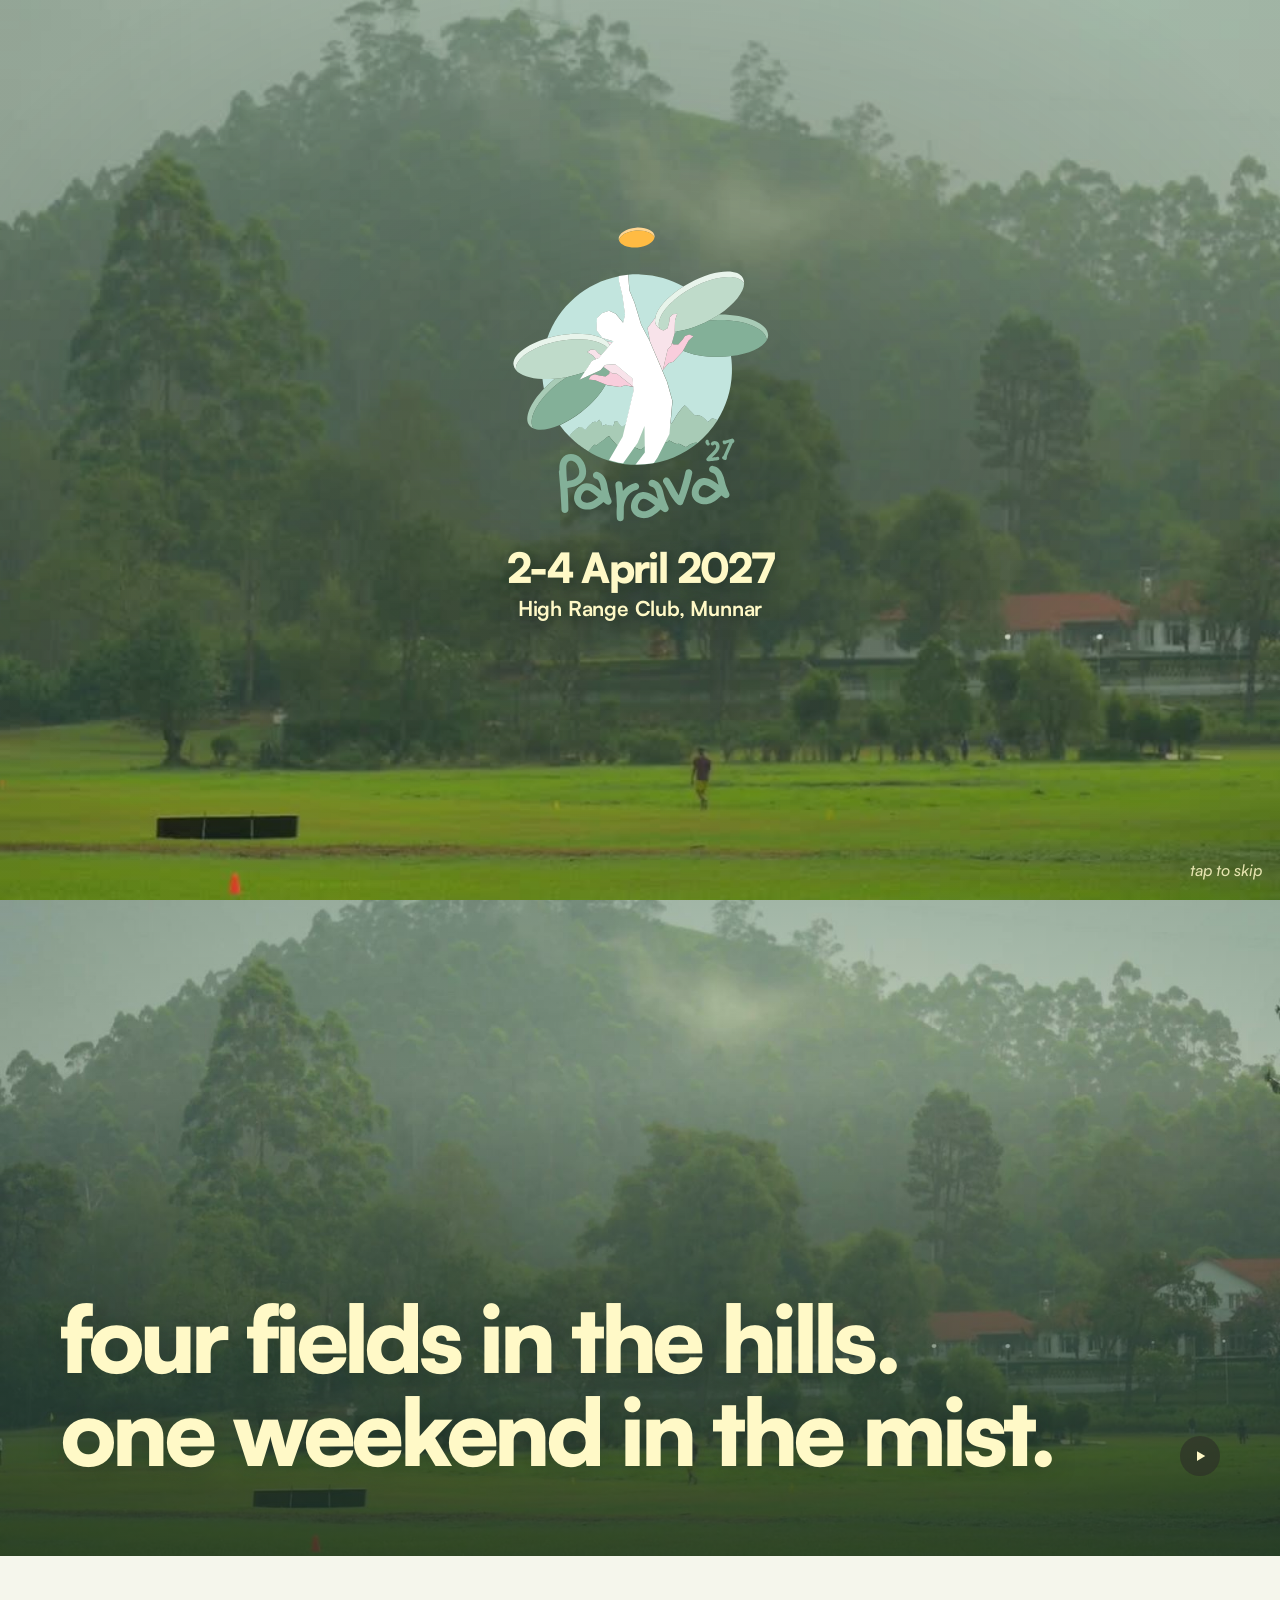
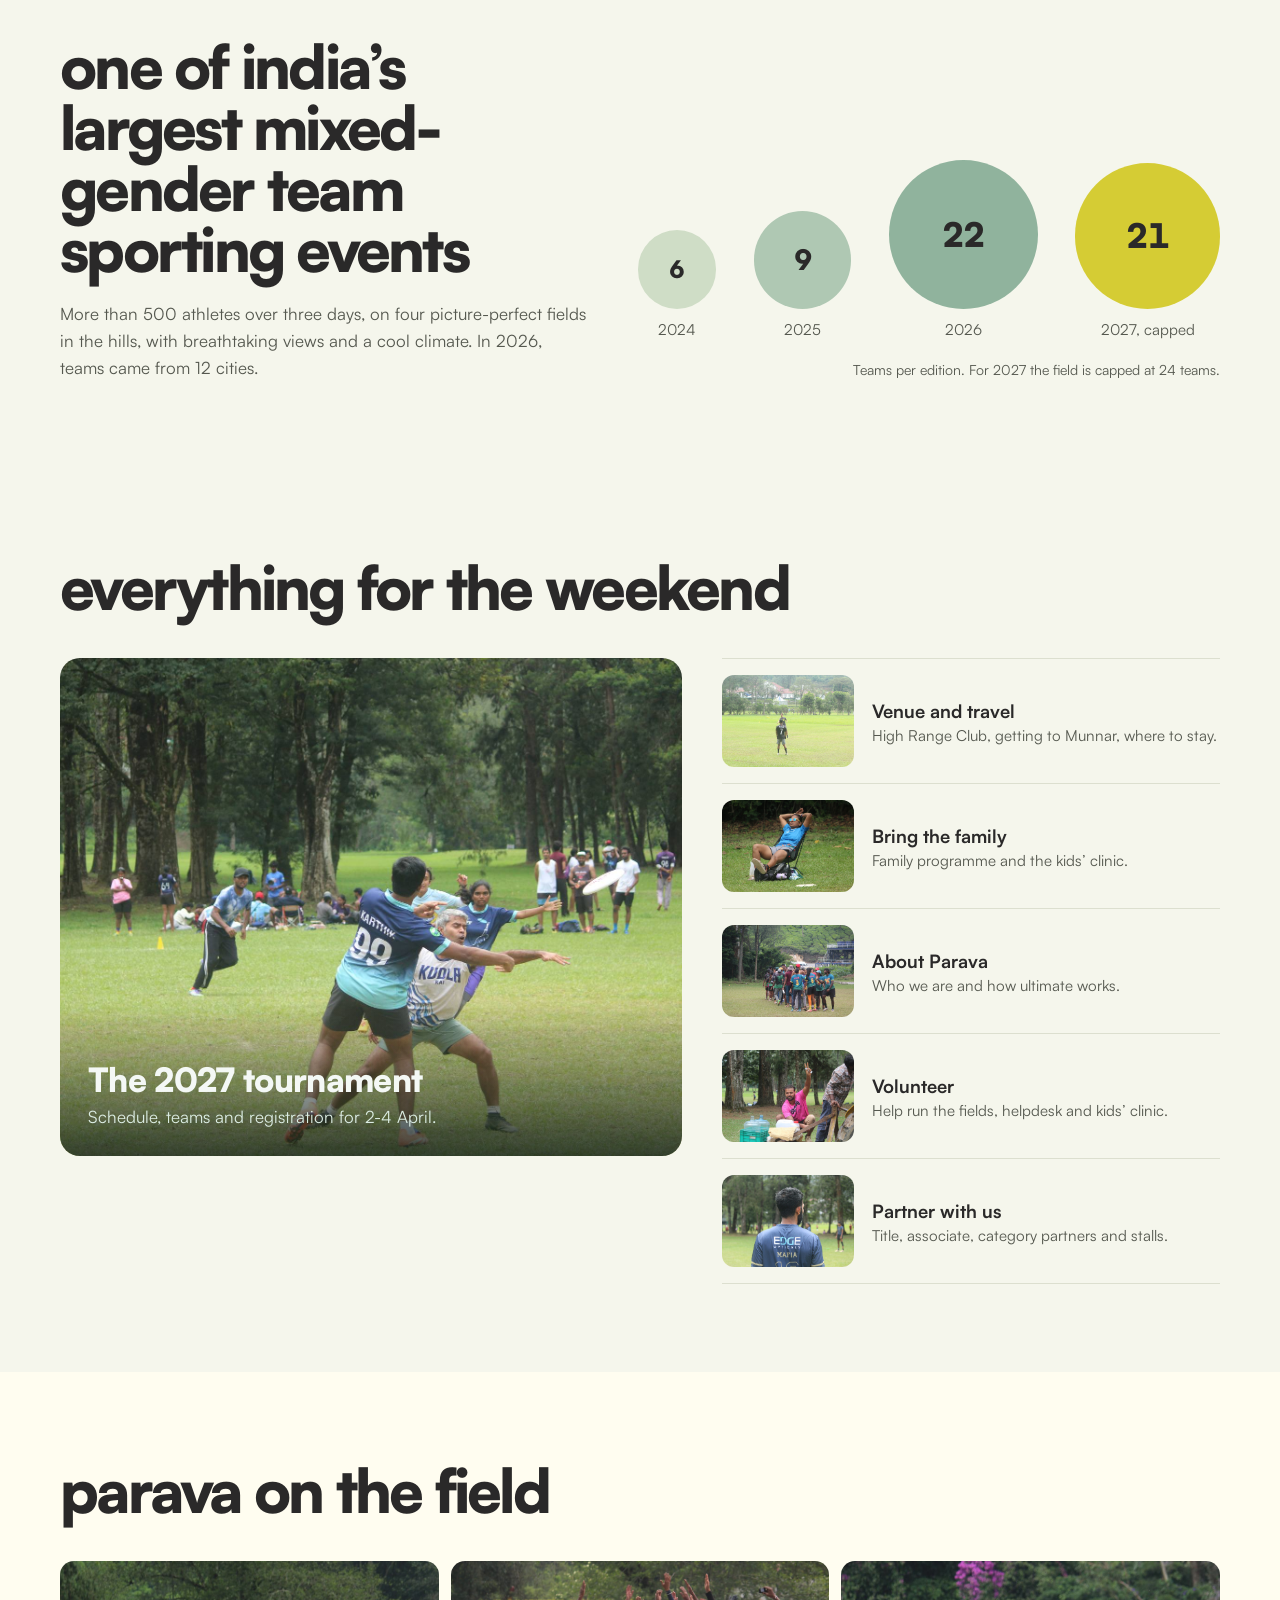
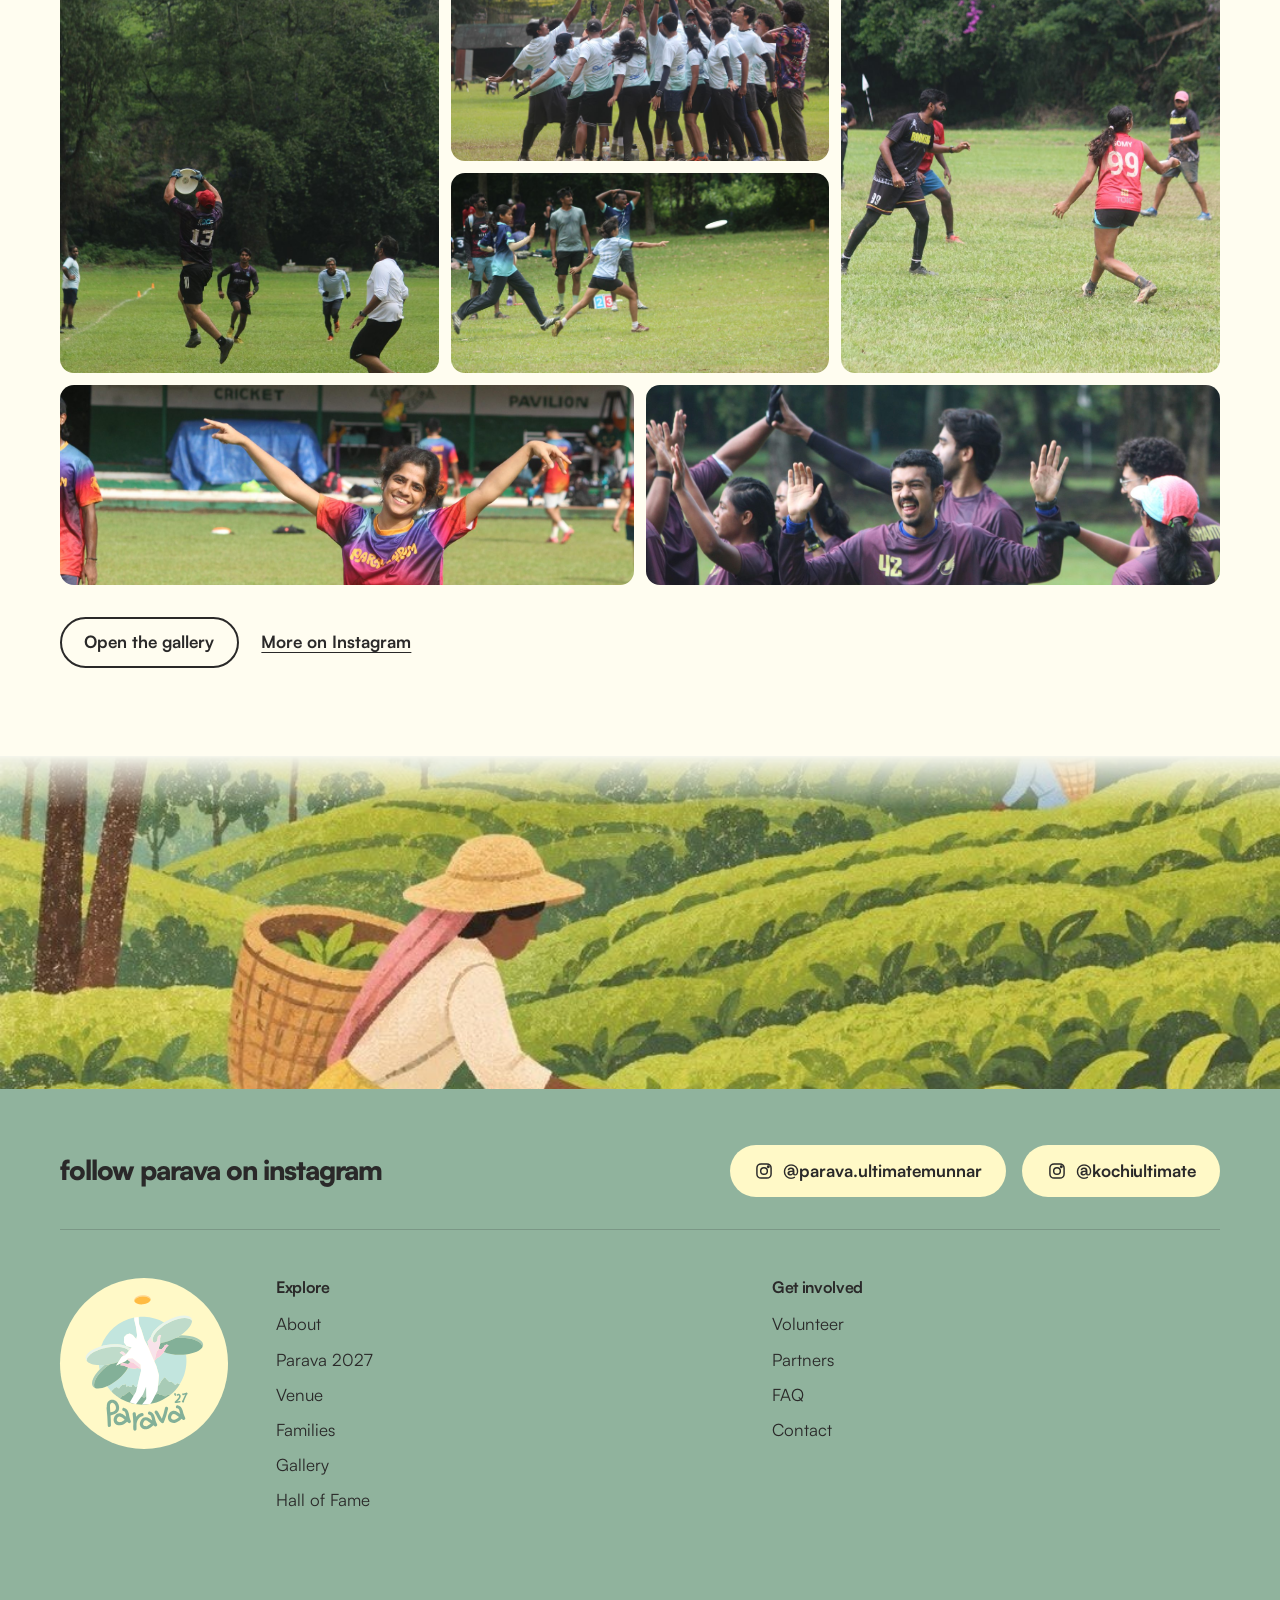
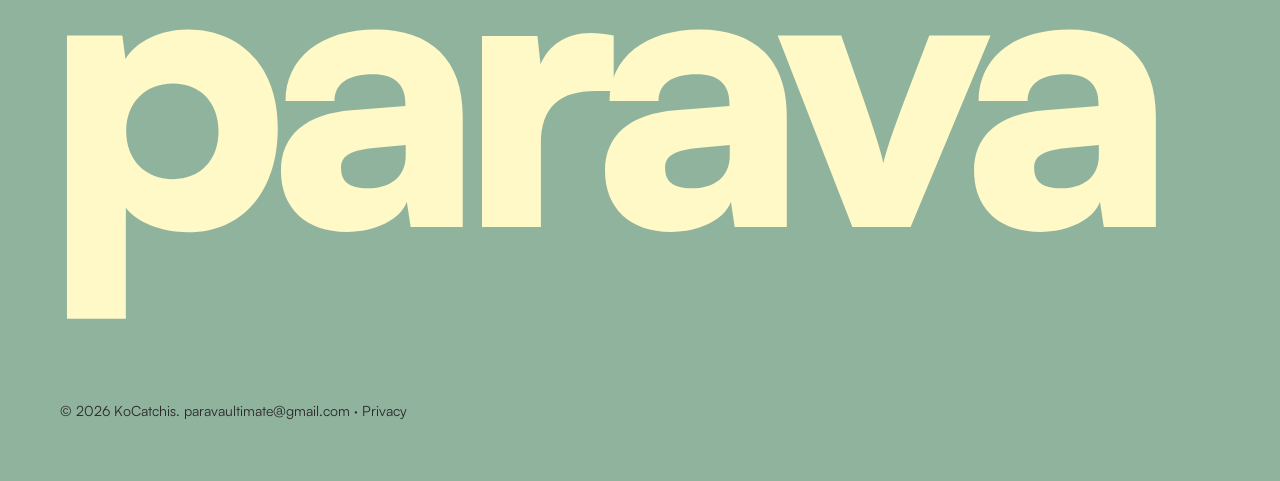
<file: index.html>
<!DOCTYPE html>
<html lang="en">
<head>
<meta charset="utf-8">
<meta name="viewport" content="width=device-width, initial-scale=1, viewport-fit=cover">
<title>Parava 2027 · Ultimate in the tea gardens of Munnar</title>
<meta name="description" content="Parava is KoCatchis’ flagship ultimate frisbee tournament: three days, 24 teams and more than 500 athletes at High Range Club, Munnar, 2-4 April 2027.">
<!-- Draft hosting on GitHub Pages: update these URLs when the real domain is live, and remove noindex at launch -->
<meta name="robots" content="noindex">
<meta property="og:type" content="website">
<meta property="og:site_name" content="Parava 2027">
<meta property="og:title" content="Parava 2027 · Ultimate in the tea gardens of Munnar">
<meta property="og:description" content="Parava is KoCatchis’ flagship ultimate frisbee tournament: three days, 24 teams and more than 500 athletes at High Range Club, Munnar, 2-4 April 2027.">
<meta property="og:url" content="https://paravaultimate.com/">
<meta property="og:image" content="https://paravaultimate.com/assets/og-logo.jpg">
<meta property="og:image:alt" content="The Parava 2027 logo: a player leaping for a disc">
<meta property="og:image:width" content="1200">
<meta property="og:image:height" content="630">
<meta name="twitter:card" content="summary_large_image">
<link rel="icon" type="image/svg+xml" href="assets/logo-2027.svg">
<link rel="apple-touch-icon" href="assets/apple-touch-icon.png">
<link rel="preload" as="image" href="assets/logo-2027.svg" fetchpriority="high">
<link rel="preload" href="assets/fonts/satoshi-black.woff2" as="font" type="font/woff2" crossorigin>
<link rel="stylesheet" href="styles.css?v=20261122a">
<link rel="stylesheet" href="home.css?v=20261122a">
<style>
/* ---------- intro: Munnar footage, the logo comes into focus out of the mist, then the date and venue;
   the footage then dips to the hero's sage and the hero builds in piece by piece (home.css + inline script below) ---------- */
.intro{position:fixed;inset:0;z-index:100;overflow:hidden;cursor:pointer;background:#2E4A3C;
  -webkit-tap-highlight-color:transparent;user-select:none;-webkit-user-select:none;transition:opacity .8s cubic-bezier(.33,1,.68,1)}
.intro-skip .intro,.intro.done{display:none}
.intro.out{opacity:0;pointer-events:none}
.intro-poster,.intro-video{position:absolute;inset:0;width:100%;height:100%;object-fit:cover}
.intro-dim{position:absolute;inset:0;background:radial-gradient(60% 60% at 50% 46%,rgba(20,36,28,.38),rgba(20,36,28,.12));opacity:0}
.intro-stage{position:absolute;inset:0;display:flex;flex-direction:column;align-items:center;justify-content:center;gap:clamp(.6rem,2.4vh,1.3rem);transform:translateY(-3vh)}
.intro-mark{width:min(46vw,260px,30vh);height:auto;opacity:0;filter:blur(14px)}
.intro-tag{margin:0;text-align:center;line-height:1.15;color:#FFF9C7;text-shadow:0 2px 18px rgba(20,36,28,.55)}
.intro-tag span{display:block;opacity:0;transform:translateY(10px)}
.intro-tag .d{font-family:var(--font-h);font-weight:900;font-size:clamp(1.6rem,4.6vh,2.6rem);letter-spacing:-.04em}
.intro-tag .v{font-family:var(--font-b);font-weight:700;font-size:clamp(.95rem,2.3vh,1.3rem);letter-spacing:-.01em;margin-top:.3rem}
.intro-hint{position:absolute;right:max(1.1rem,env(safe-area-inset-right));bottom:max(1rem,env(safe-area-inset-bottom));font-family:var(--font-b);font-style:italic;font-weight:500;font-size:1rem;color:#FFF9C7;opacity:0;transition:opacity .6s}
.intro.run .intro-dim{animation:intro-fade 2s .4s cubic-bezier(.33,1,.68,1) both}
.intro.run .intro-mark{animation:intro-focus 2.8s .8s cubic-bezier(.65,0,.35,1) both}
.intro.run .intro-tag .d{animation:intro-rise .8s 3.6s cubic-bezier(.33,1,.68,1) both}
.intro.run .intro-tag .v{animation:intro-rise .8s 4.3s cubic-bezier(.33,1,.68,1) both}
.intro.run .intro-hint{opacity:.85;transition-delay:1s}
@keyframes intro-fade{to{opacity:1}}
@keyframes intro-focus{from{opacity:0;filter:blur(14px)}to{opacity:1;filter:blur(0)}}
@keyframes intro-rise{to{opacity:1;transform:none}}
@media (prefers-reduced-motion:reduce){.intro{display:none}}
</style>
</head>
<body>
<a class="skip" href="#main">Skip to content</a>
<script>(function(){var r=document.documentElement,seen=false;try{seen=!!sessionStorage.getItem("parava-intro")}catch(e){}if(seen)r.classList.add("intro-skip");else if(!matchMedia("(prefers-reduced-motion: reduce)").matches)r.classList.add("intro-playing");})()</script>
<div class="intro" aria-hidden="true" title="Tap to skip">
  <img class="intro-poster" src="assets/video/intro.jpg" alt="" fetchpriority="high">
  <video class="intro-video" muted playsinline preload="auto" src="assets/video/intro.mp4"></video>
  <div class="intro-dim"></div>
  <div class="intro-stage"><img class="intro-mark" src="assets/logo-2027.svg" alt=""><p class="intro-tag"><span class="d">2-4 April 2027</span><span class="v">High Range Club, Munnar</span></p></div>
  <span class="intro-hint">tap to skip</span>
</div>
<svg width="0" height="0" style="position:absolute" aria-hidden="true"><defs>
  <symbol id="hills" viewBox="0 0 1280 120" preserveAspectRatio="none">
    <path style="fill:var(--hill-1)" d="M0 30 C140 8 260 14 380 30 S640 4 790 24 S1060 10 1280 26 V120 H0Z"/>
    <path style="fill:var(--hill-2)" d="M0 58 C180 36 300 48 460 60 S760 34 930 54 S1150 42 1280 50 V120 H0Z"/>
    <path style="fill:var(--hill-3)" d="M0 84 C150 70 330 76 520 88 S860 66 1040 82 S1200 76 1280 80 V120 H0Z"/>
    <path style="fill:var(--hill-4)" d="M0 106 C220 98 420 102 640 108 S1040 96 1280 104 V120 H0Z"/>
  </symbol>
</defs></svg>
<nav class="nav" aria-label="Main">
  <div class="wrap">
    <a class="brand" href="index.html"><img src="assets/logo-2027.svg" alt=""><b>Parava</b><span>’27</span></a>
    <button class="menu-btn" aria-expanded="false" aria-controls="menu" aria-label="Menu"><span class="burger" aria-hidden="true"><i></i><i></i><i></i></span></button>
    <ul id="menu"><li><a href="about.html">About</a></li><li><a href="tournament.html">2027</a></li><li><a href="venue.html">Venue</a></li><li><a href="families.html">Families</a></li><li><a href="gallery.html">Gallery</a></li><li><a href="hall-of-fame.html">Hall of Fame</a></li><li><a href="volunteer.html">Volunteer</a></li><li><a href="partners.html">Partners</a></li><li><a href="faq.html">FAQ</a></li><li><a href="contact.html">Contact</a></li><li><a class="cta" href="tournament.html#register" data-reg>Register</a></li></ul>
  </div>
</nav>
<main id="main" class="home">
<header class="hero home-hero">
  <div class="wrap">
    <div class="hero-copy">
      <div class="logo"><img src="assets/logo-2027.svg" alt="Parava logo"></div>
      <h1>Parava 2027<small>April 2, 3, 4</small></h1>
      <p class="where">High Range Club, Munnar</p>
      <p class="hero-lede">The fourth edition. Club ultimate in the tea gardens of Munnar, hosted by KoCatchis.</p>
      <div class="btns">
        <a class="btn btn-tea" href="tournament.html#register">Register your team</a>
        <a class="btn btn-line" href="tournament.html">See the weekend</a>
        <p class="countdown-line" data-throw="right"><b data-cd="d">--</b> days to the first pull</p>
      </div>
    </div>
    <div class="hero-art"><img src="assets/art/thrower-sage.jpg" width="1062" height="1060" fetchpriority="high" alt="Illustration: a player throws a disc over the tea hills"></div>
  </div>
</header>
<section class="film-band" aria-label="Munnar">
  <div class="hero-photo film"><video class="film-video" muted loop playsinline preload="none" poster="assets/video/munnar-poster.jpg" data-src-wide="assets/video/munnar-1600.mp4" data-src-narrow="assets/video/munnar-960.mp4" aria-label="Video: mist, meadows, players and blossoms at High Range Club, Munnar"></video><div class="wx-layer sunny" aria-hidden="true"><i class="warm"></i><i class="glow"></i><i class="sweep"></i></div><div class="wx-layer misty" aria-hidden="true"><i class="haze"></i><i class="bank"></i><i class="bank"></i></div><div class="wx-layer rainy" aria-hidden="true"><i class="cool"></i><i class="sheet"></i><i class="sheet"></i><i class="drop"></i><i class="drop"></i><i class="drop"></i></div></div>
  <div class="wrap"><p class="tagline"><span data-throw="left">Four fields in the hills. <span class="one-line">One weekend in the mist.</span></span></p></div>
  <button class="vid-toggle film-toggle" type="button" aria-label="Pause the video" hidden><svg viewBox="0 0 24 24" aria-hidden="true"><rect class="i-pause" x="7" y="5" width="3.5" height="14" rx="1"/><rect class="i-pause" x="13.5" y="5" width="3.5" height="14" rx="1"/><path class="i-play" d="M8 5.5v13l11-6.5z"/></svg></button>
</section>
<section class="numbers home-numbers grain" aria-labelledby="num-h">
  <div class="wrap">
    <div>
      <h2 id="num-h">One of India’s largest mixed-gender team sporting events</h2>
      <p class="num-line">More than 500 athletes over three days, on four picture-perfect fields in the hills, with breathtaking views and a cool climate. In 2026, teams came from 12 cities.</p>
    </div>
    <figure class="growth-discs-wrap">
      <div class="growth-discs" role="img" aria-label="Teams per edition: 7 in 2024, 11 in 2025, 25 in 2026, capped at 24 in 2027">
        <div class="gd y24"><span class="d"><b data-count="7">7</b></span><small>2024</small></div>
        <div class="gd y25"><span class="d"><b data-count="11">11</b></span><small>2025</small></div>
        <div class="gd y26"><span class="d"><b data-count="25">25</b></span><small>2026</small></div>
        <div class="gd y27" data-throw="top"><span class="d"><b data-count="24">24</b></span><small>2027, capped</small></div>
      </div>
      <figcaption class="growth-note">Teams per edition. For 2027 the field is capped at 24 teams.</figcaption>
    </figure>
  </div>
</section>
<section class="block plan">
  <div class="wrap">
    <h2><span data-throw="right">Everything for the weekend</span></h2>
    <span class="throw-note" data-at="3" data-dx="14" data-dy="-40">huck it</span>
    <div class="plan-grid">
      <a class="feature" href="tournament.html"><img src="assets/2026/p26-3672.jpg" alt="Two players contest a throw in a crowded field" loading="lazy"><div><b>The 2027 tournament</b><span>Schedule, teams and registration for 2-4 April.</span></div></a>
      <ul class="plan-list">
        <li><a href="venue.html"><img src="assets/2026/p26-3551.jpg" alt="" loading="lazy"><span><b>Venue and travel</b><small>High Range Club, getting to Munnar, where to stay.</small></span></a></li>
        <li><a href="families.html"><img src="assets/2026/p26-3679.jpg" alt="" loading="lazy"><span><b>Bring the family</b><small>Family programme and the kids’ clinic.</small></span></a></li>
        <li><a href="about.html"><img src="assets/2026/p26-3980.jpg" alt="" loading="lazy"><span><b>About Parava</b><small>Who we are and how ultimate works.</small></span></a></li>
        <li><a href="volunteer.html"><img src="assets/2026/p26-4018.jpg" alt="" loading="lazy"><span><b>Volunteer</b><small>Help run the fields, helpdesk and kids’ clinic.</small></span></a></li>
        <li><a href="partners.html"><img src="assets/2026/p26-3610.jpg" alt="" loading="lazy"><span><b>Partner with us</b><small>Title, associate, category partners and stalls.</small></span></a></li>
      </ul>
    </div>
  </div>
</section>
<section class="block surface home-gallery">
  <div class="wrap">
    <h2><span data-throw="right">Parava on the field</span></h2>
    <span class="throw-note" data-at="4" data-dx="-4" data-dy="-48">the catch</span>
    <div class="gallery">
      <figure><img src="assets/2026/p26-3723.jpg" alt="A player leaps to catch the disc" loading="lazy"></figure>
      <figure><img src="assets/2026/p26-3853.jpg" alt="A team cheers with arms raised after a game" loading="lazy"></figure>
      <figure><img src="assets/2026/p26-3951.jpg" alt="Players in action beneath flowering bougainvillea" loading="lazy"></figure>
      <figure><img src="assets/2026/p26-3677.jpg" alt="A disc in flight between two players" loading="lazy"></figure>
      <figure><img src="assets/2026/p26-3027.jpg" alt="A player flings her arms wide, beaming, in front of the cricket pavilion" loading="lazy" style="object-position:61% 22%"></figure>
      <figure><img src="assets/2026/p26-2986.jpg" alt="Teammates in maroon trade high-fives after a point" loading="lazy"></figure>
    </div>
    <div class="more"><a class="btn btn-line" href="gallery.html">Open the gallery</a> <a class="more-ig" href="https://www.instagram.com/parava.ultimatemunnar/" target="_blank" rel="noopener">More on Instagram</a></div>
  </div>
</section>
</main>
<div class="ground" aria-hidden="true"></div>
<footer>
  <div class="wrap">
    <div class="follow">
      <p>Follow Parava on Instagram</p>
      <a class="btn btn-follow" href="https://www.instagram.com/parava.ultimatemunnar/" target="_blank" rel="noopener"><svg class="ig" viewBox="0 0 24 24" aria-hidden="true"><rect x="3.5" y="3.5" width="17" height="17" rx="5"/><circle cx="12" cy="12" r="4"/><circle cx="17.2" cy="6.8" r=".9"/></svg>@parava.ultimatemunnar</a>
      <a class="btn btn-follow" href="https://www.instagram.com/kochiultimate/" target="_blank" rel="noopener"><svg class="ig" viewBox="0 0 24 24" aria-hidden="true"><rect x="3.5" y="3.5" width="17" height="17" rx="5"/><circle cx="12" cy="12" r="4"/><circle cx="17.2" cy="6.8" r=".9"/></svg>@kochiultimate</a>
    </div>
    <div class="logo"><img src="assets/logo-2027.svg" alt="Parava logo" loading="lazy"></div>
    <div>
      <h3>Explore</h3>
      <ul><li><a href="about.html">About</a></li><li><a href="tournament.html">Parava 2027</a></li><li><a href="venue.html">Venue</a></li><li><a href="families.html">Families</a></li><li><a href="gallery.html">Gallery</a></li><li><a href="hall-of-fame.html">Hall of Fame</a></li></ul>
    </div>
    <div>
      <h3>Get involved</h3>
      <ul><li><a href="volunteer.html">Volunteer</a></li><li><a href="partners.html">Partners</a></li><li><a href="faq.html">FAQ</a></li><li><a href="contact.html">Contact</a></li></ul>
    </div>
    <p class="wordmark" aria-hidden="true">Parava</p>
    <p class="legal">© 2026 KoCatchis. <a href="mailto:paravaultimate@gmail.com">paravaultimate@gmail.com</a> · <a href="privacy.html">Privacy</a></p>
  </div>
</footer>
<script src="site.js?v=20261122a"></script>
<script src="home.js?v=20261122a"></script>
<script>
// Intro: once per visit (session). Footage plays, the logo comes into focus, then the date and venue (CSS, .run).
// At 6 s the footage dips to sage and the hero builds in (html.hero-in). Tap or any key skips; reduced motion never shows it.
// It starts on the still frame if the clip is slow, so nobody waits for the video.
document.querySelectorAll(".intro").forEach(intro=>{
  const root=document.documentElement, video=intro.querySelector(".intro-video");
  let ended=false, timers=[];
  const reveal=()=>{root.classList.add("hero-in");root.classList.remove("intro-playing");};
  const end=()=>{if(ended)return;ended=true;timers.forEach(clearTimeout);intro.classList.add("done");try{video.pause()}catch(e){}
    try{sessionStorage.setItem("parava-intro","1")}catch(e){}};
  if(root.classList.contains("intro-skip")||matchMedia("(prefers-reduced-motion: reduce)").matches){reveal();end();return;}
  const out=()=>{if(ended||intro.classList.contains("out"))return;intro.classList.add("out");timers.push(setTimeout(reveal,700),setTimeout(end,2600));};
  intro.addEventListener("click",out);addEventListener("keydown",out,{once:true});
  let started=false;
  const go=()=>{if(started)return;started=true;intro.classList.add("run");timers.push(setTimeout(out,6000));};
  video.addEventListener("playing",go,{once:true});
  const p=video.play(); if(p&&p.catch)p.catch(()=>{});
  timers.push(setTimeout(go,900));        // slow clip: run on the still frame instead of waiting
  timers.push(setTimeout(()=>{if(!ended){out();}},12000));   // safety net
});
</script>
</body>
</html>
</file>
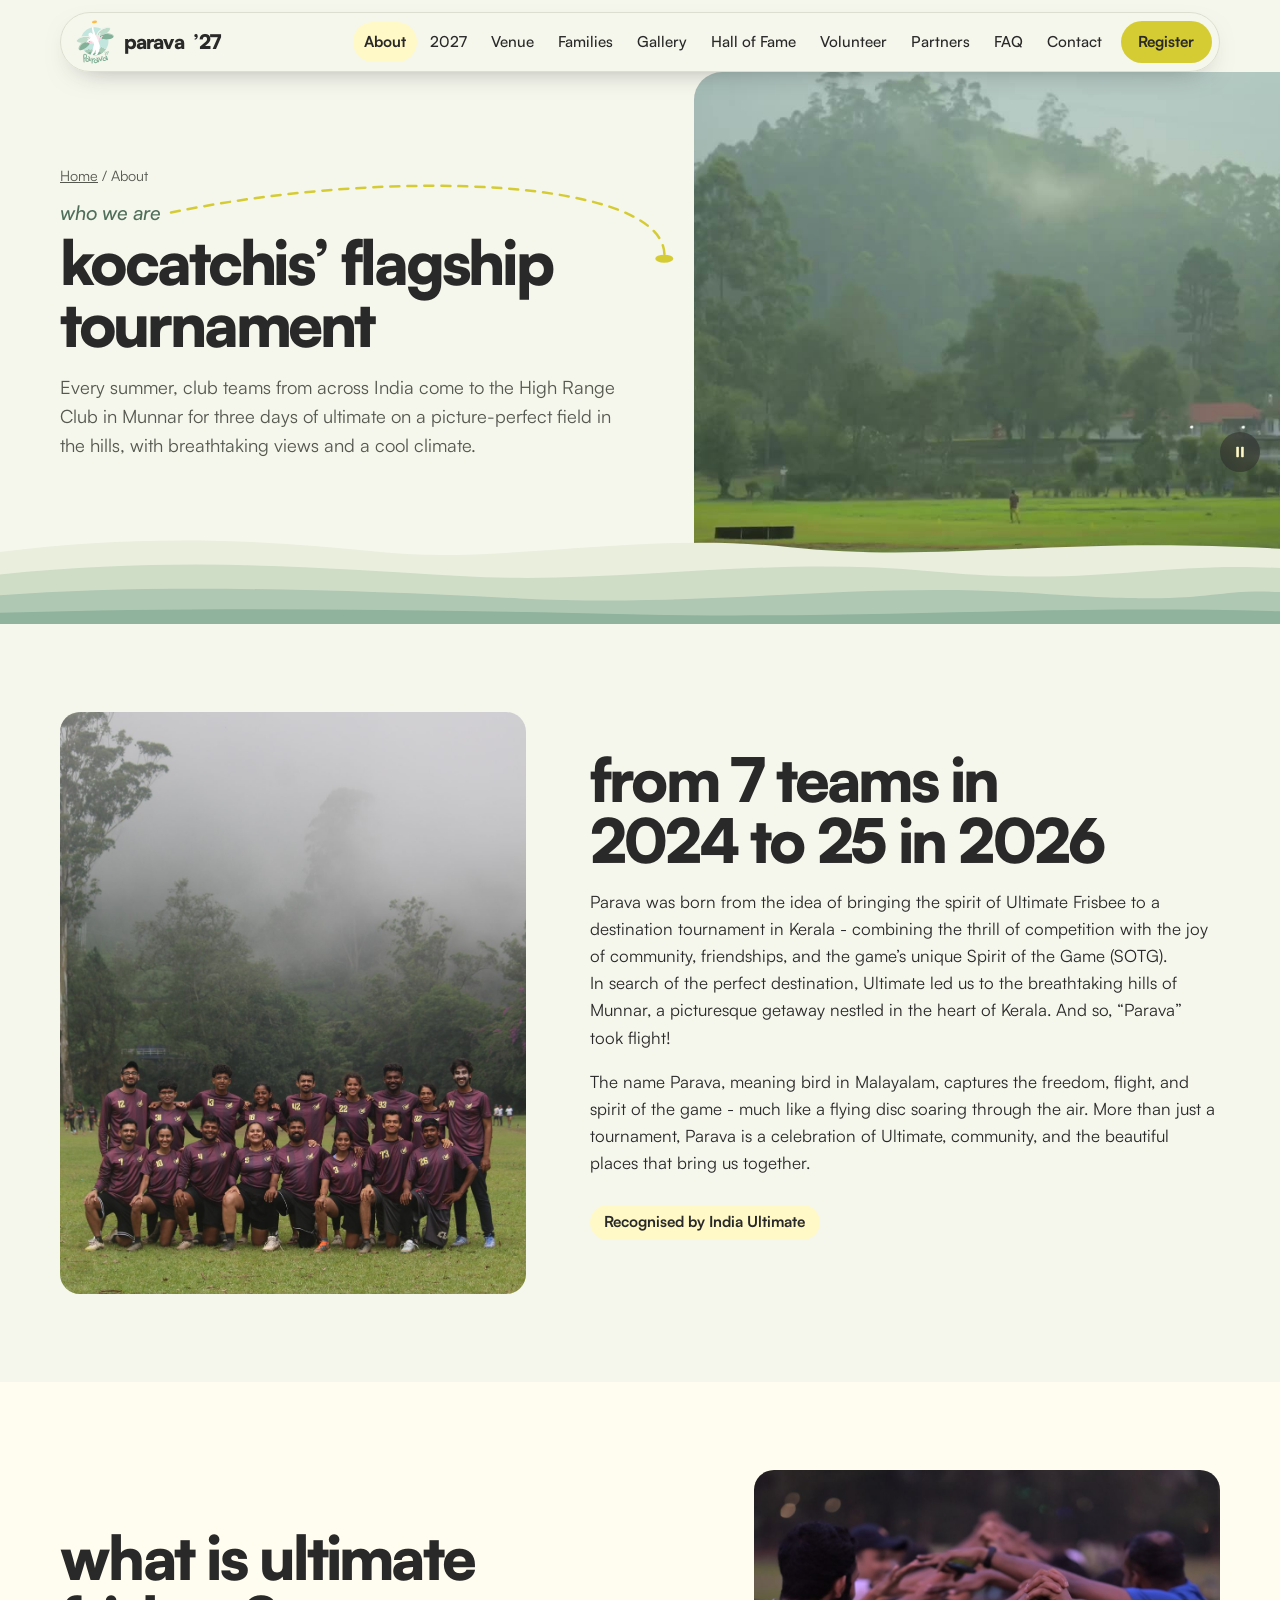
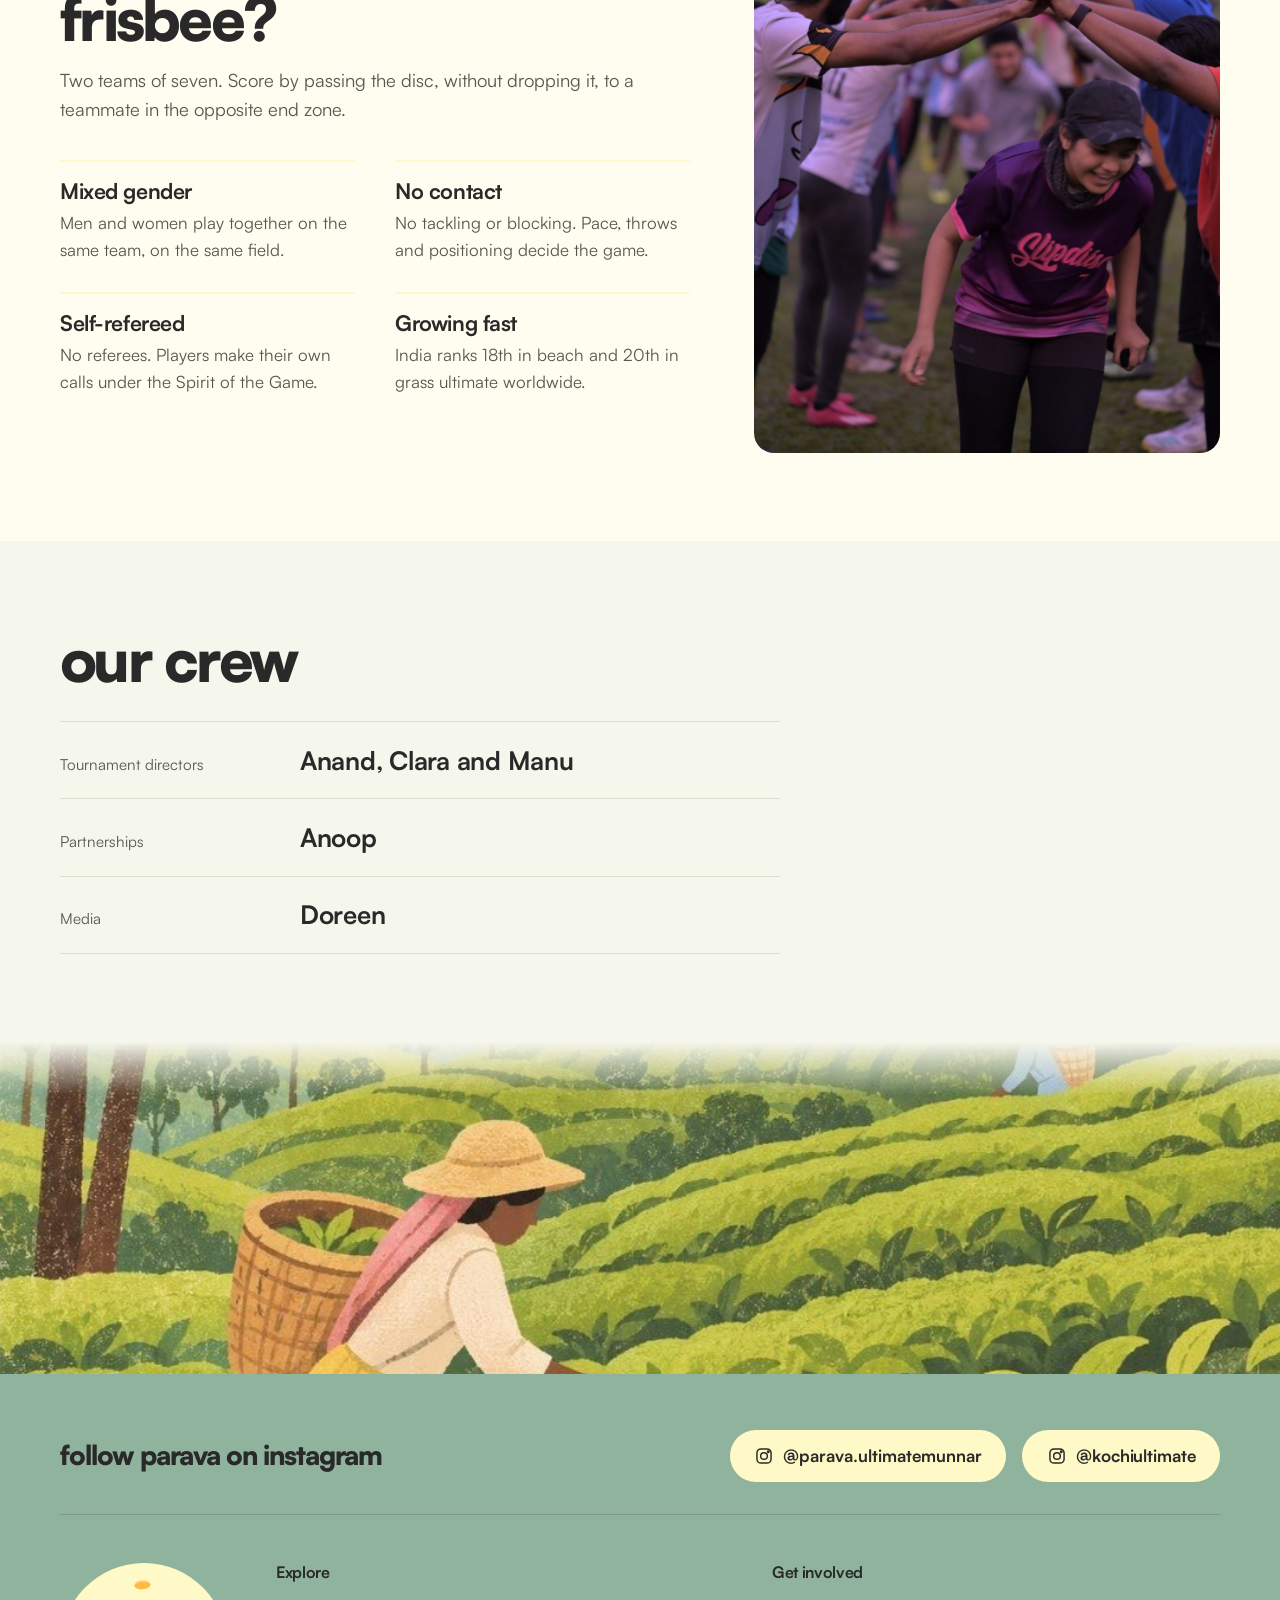
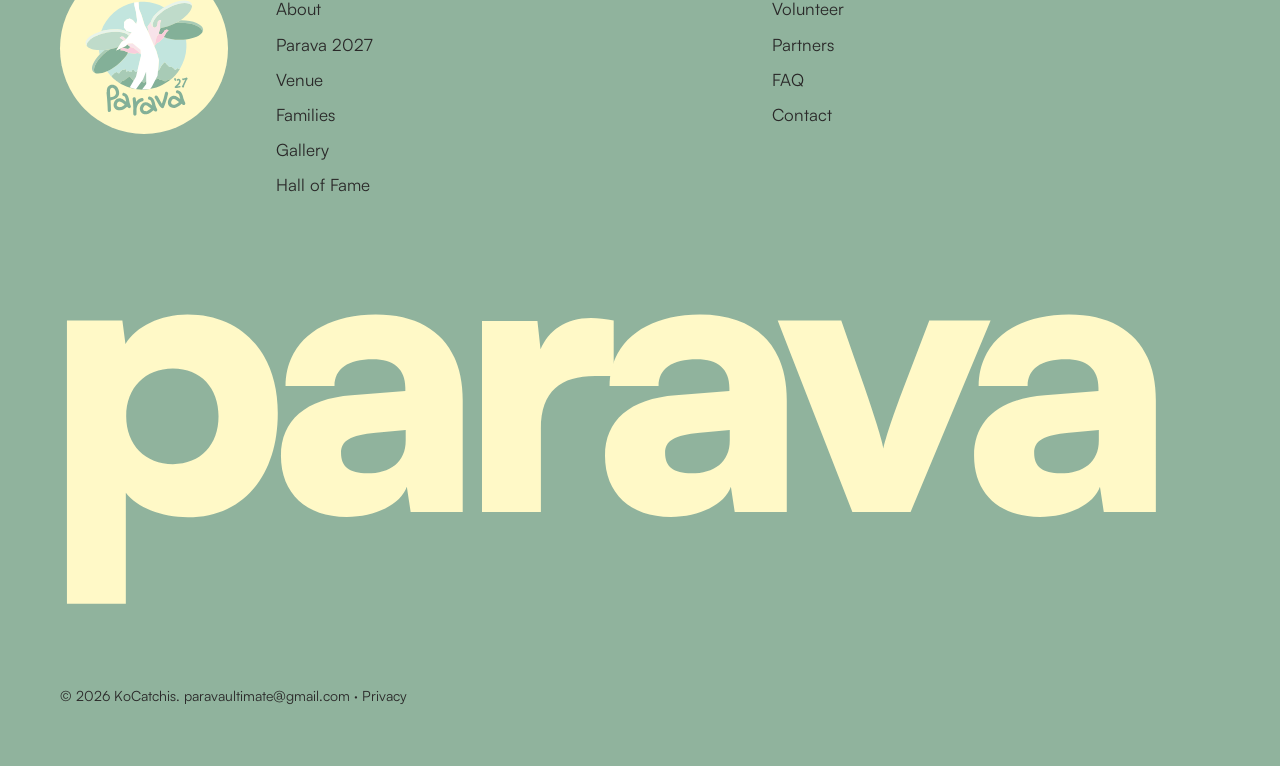
<file: about.html>
<!DOCTYPE html>
<html lang="en">
<head>
<meta charset="utf-8">
<meta name="viewport" content="width=device-width, initial-scale=1, viewport-fit=cover">
<title>About Parava · Parava 2027</title>
<meta name="description" content="Parava is KoCatchis’ flagship ultimate frisbee tournament: three days, 24 teams and more than 500 athletes at High Range Club, Munnar, 2-4 April 2027.">
<!-- Draft hosting on GitHub Pages: update these URLs when the real domain is live, and remove noindex at launch -->
<meta name="robots" content="noindex">
<meta property="og:type" content="website">
<meta property="og:site_name" content="Parava 2027">
<meta property="og:title" content="About Parava · Parava 2027">
<meta property="og:description" content="Parava is KoCatchis’ flagship ultimate frisbee tournament: three days, 24 teams and more than 500 athletes at High Range Club, Munnar, 2-4 April 2027.">
<meta property="og:url" content="https://paravaultimate.com/about.html">
<meta property="og:image" content="https://paravaultimate.com/assets/og-logo.jpg">
<meta property="og:image:alt" content="The Parava 2027 logo: a player leaping for a disc">
<meta property="og:image:width" content="1200">
<meta property="og:image:height" content="630">
<meta name="twitter:card" content="summary_large_image">
<link rel="icon" type="image/svg+xml" href="assets/logo-2027.svg">
<link rel="apple-touch-icon" href="assets/apple-touch-icon.png">
<link rel="preload" href="assets/fonts/satoshi-black.woff2" as="font" type="font/woff2" crossorigin>
<link rel="stylesheet" href="styles.css?v=20261122a">
</head>
<body>
<a class="skip" href="#main">Skip to content</a>
<svg width="0" height="0" style="position:absolute" aria-hidden="true"><defs>
  <symbol id="hills" viewBox="0 0 1280 120" preserveAspectRatio="none">
    <path style="fill:var(--hill-1)" d="M0 30 C140 8 260 14 380 30 S640 4 790 24 S1060 10 1280 26 V120 H0Z"/>
    <path style="fill:var(--hill-2)" d="M0 58 C180 36 300 48 460 60 S760 34 930 54 S1150 42 1280 50 V120 H0Z"/>
    <path style="fill:var(--hill-3)" d="M0 84 C150 70 330 76 520 88 S860 66 1040 82 S1200 76 1280 80 V120 H0Z"/>
    <path style="fill:var(--hill-4)" d="M0 106 C220 98 420 102 640 108 S1040 96 1280 104 V120 H0Z"/>
  </symbol>
</defs></svg>
<nav class="nav" aria-label="Main">
  <div class="wrap">
    <a class="brand" href="index.html"><img src="assets/logo-2027.svg" alt=""><b>Parava</b><span>’27</span></a>
    <button class="menu-btn" aria-expanded="false" aria-controls="menu" aria-label="Menu"><span class="burger" aria-hidden="true"><i></i><i></i><i></i></span></button>
    <ul id="menu"><li><a href="about.html" aria-current="page">About</a></li><li><a href="tournament.html">2027</a></li><li><a href="venue.html">Venue</a></li><li><a href="families.html">Families</a></li><li><a href="gallery.html">Gallery</a></li><li><a href="hall-of-fame.html">Hall of Fame</a></li><li><a href="volunteer.html">Volunteer</a></li><li><a href="partners.html">Partners</a></li><li><a href="faq.html">FAQ</a></li><li><a href="contact.html">Contact</a></li><li><a class="cta" href="tournament.html#register" data-reg>Register</a></li></ul>
  </div>
</nav>
<main id="main">
<header class="pagehead">
  <div class="wrap">
    <div>
      <p class="crumbs"><a href="index.html">Home</a> / About</p>
      <p class="kicker">who we are</p>
      <h1>KoCatchis’ flagship tournament</h1>
      <p class="lede">Every summer, club teams from across India come to the High Range Club in Munnar for three days of ultimate on a picture-perfect field in the hills, with breathtaking views and a cool climate.</p>
    </div>
    <div class="pic vid"><video class="loop" autoplay muted loop playsinline preload="metadata" poster="assets/video/loop-misty-hills.jpg" aria-label="Video: mist drifting over the hills and fields at Munnar"><source src="assets/video/loop-misty-hills.mp4" type="video/mp4"></video><button class="vid-toggle" type="button" aria-label="Pause the video" hidden><svg viewBox="0 0 24 24" aria-hidden="true"><rect class="i-pause" x="7" y="5" width="3.5" height="14" rx="1"/><rect class="i-pause" x="13.5" y="5" width="3.5" height="14" rx="1"/><path class="i-play" d="M8 5.5v13l11-6.5z"/></svg></button></div>
  </div>
  <div class="hills"><svg><use href="#hills"/></svg></div>
</header>
<section class="block">
  <div class="wrap split">
    <div class="pic"><img src="assets/2026/p26-4029.jpg" alt="A team photo on the field with mist rolling over the hills" loading="lazy" class="pos-low"></div>
    <div>
      <h2>From 7 teams in 2024 to 25 in 2026</h2>
      <p>Parava was born from the idea of bringing the spirit of Ultimate Frisbee to a destination tournament in Kerala - combining the thrill of competition with the joy of community, friendships, and the game’s unique Spirit of the Game (SOTG). In search of the perfect destination, Ultimate led us to the breathtaking hills of Munnar, a picturesque getaway nestled in the heart of Kerala. And so, “Parava” took flight!</p>
      <p>The name Parava, meaning bird in Malayalam, captures the freedom, flight, and spirit of the game - much like a flying disc soaring through the air. More than just a tournament, Parava is a celebration of Ultimate, community, and the beautiful places that bring us together.</p>
      <ul class="creds"><li>Recognised by India Ultimate</li></ul>
    </div>
  </div>
</section>
<section class="block surface" id="ultimate">
  <div class="wrap split flip">
    <div>
      <h2>What is ultimate frisbee?</h2>
      <p class="lede">Two teams of seven. Score by passing the disc, without dropping it, to a teammate in the opposite end zone.</p>
      <div class="feat">
        <div><h3>Mixed gender</h3><p>Men and women play together on the same team, on the same field.</p></div>
        <div><h3>No contact</h3><p>No tackling or blocking. Pace, throws and positioning decide the game.</p></div>
        <div><h3>Self-refereed</h3><p>No referees. Players make their own calls under the Spirit of the Game.</p></div>
        <div><h3>Growing fast</h3><p>India ranks 18th in beach and 20th in grass ultimate worldwide.</p></div>
      </div>
    </div>
    <div class="pic"><img src="assets/2026/ak-9520.jpg" alt="A player runs, laughing, through a tunnel of raised arms" loading="lazy"></div>
  </div>
</section>
<section class="block" id="crew">
  <div class="wrap">
    <h2>Our crew</h2>
    <dl class="crew-list">
      <div><dt>Tournament directors</dt><dd>Anand, Clara and Manu</dd></div>
      <div><dt>Partnerships</dt><dd>Anoop</dd></div>
      <div><dt>Media</dt><dd>Doreen</dd></div>
    </dl>
  </div>
</section>
</main>
<div class="ground" aria-hidden="true"></div>
<footer>
  <div class="wrap">
    <div class="follow">
      <p>Follow Parava on Instagram</p>
      <a class="btn btn-follow" href="https://www.instagram.com/parava.ultimatemunnar/" target="_blank" rel="noopener"><svg class="ig" viewBox="0 0 24 24" aria-hidden="true"><rect x="3.5" y="3.5" width="17" height="17" rx="5"/><circle cx="12" cy="12" r="4"/><circle cx="17.2" cy="6.8" r=".9"/></svg>@parava.ultimatemunnar</a>
      <a class="btn btn-follow" href="https://www.instagram.com/kochiultimate/" target="_blank" rel="noopener"><svg class="ig" viewBox="0 0 24 24" aria-hidden="true"><rect x="3.5" y="3.5" width="17" height="17" rx="5"/><circle cx="12" cy="12" r="4"/><circle cx="17.2" cy="6.8" r=".9"/></svg>@kochiultimate</a>
    </div>
    <div class="logo"><img src="assets/logo-2027.svg" alt="Parava logo" loading="lazy"></div>
    <div>
      <h3>Explore</h3>
      <ul><li><a href="about.html">About</a></li><li><a href="tournament.html">Parava 2027</a></li><li><a href="venue.html">Venue</a></li><li><a href="families.html">Families</a></li><li><a href="gallery.html">Gallery</a></li><li><a href="hall-of-fame.html">Hall of Fame</a></li></ul>
    </div>
    <div>
      <h3>Get involved</h3>
      <ul><li><a href="volunteer.html">Volunteer</a></li><li><a href="partners.html">Partners</a></li><li><a href="faq.html">FAQ</a></li><li><a href="contact.html">Contact</a></li></ul>
    </div>
    <p class="wordmark" aria-hidden="true">Parava</p>
    <p class="legal">© 2026 KoCatchis. <a href="mailto:paravaultimate@gmail.com">paravaultimate@gmail.com</a> · <a href="privacy.html">Privacy</a></p>
  </div>
</footer>
<script src="site.js?v=20261122a"></script>
</body>
</html>
</file>
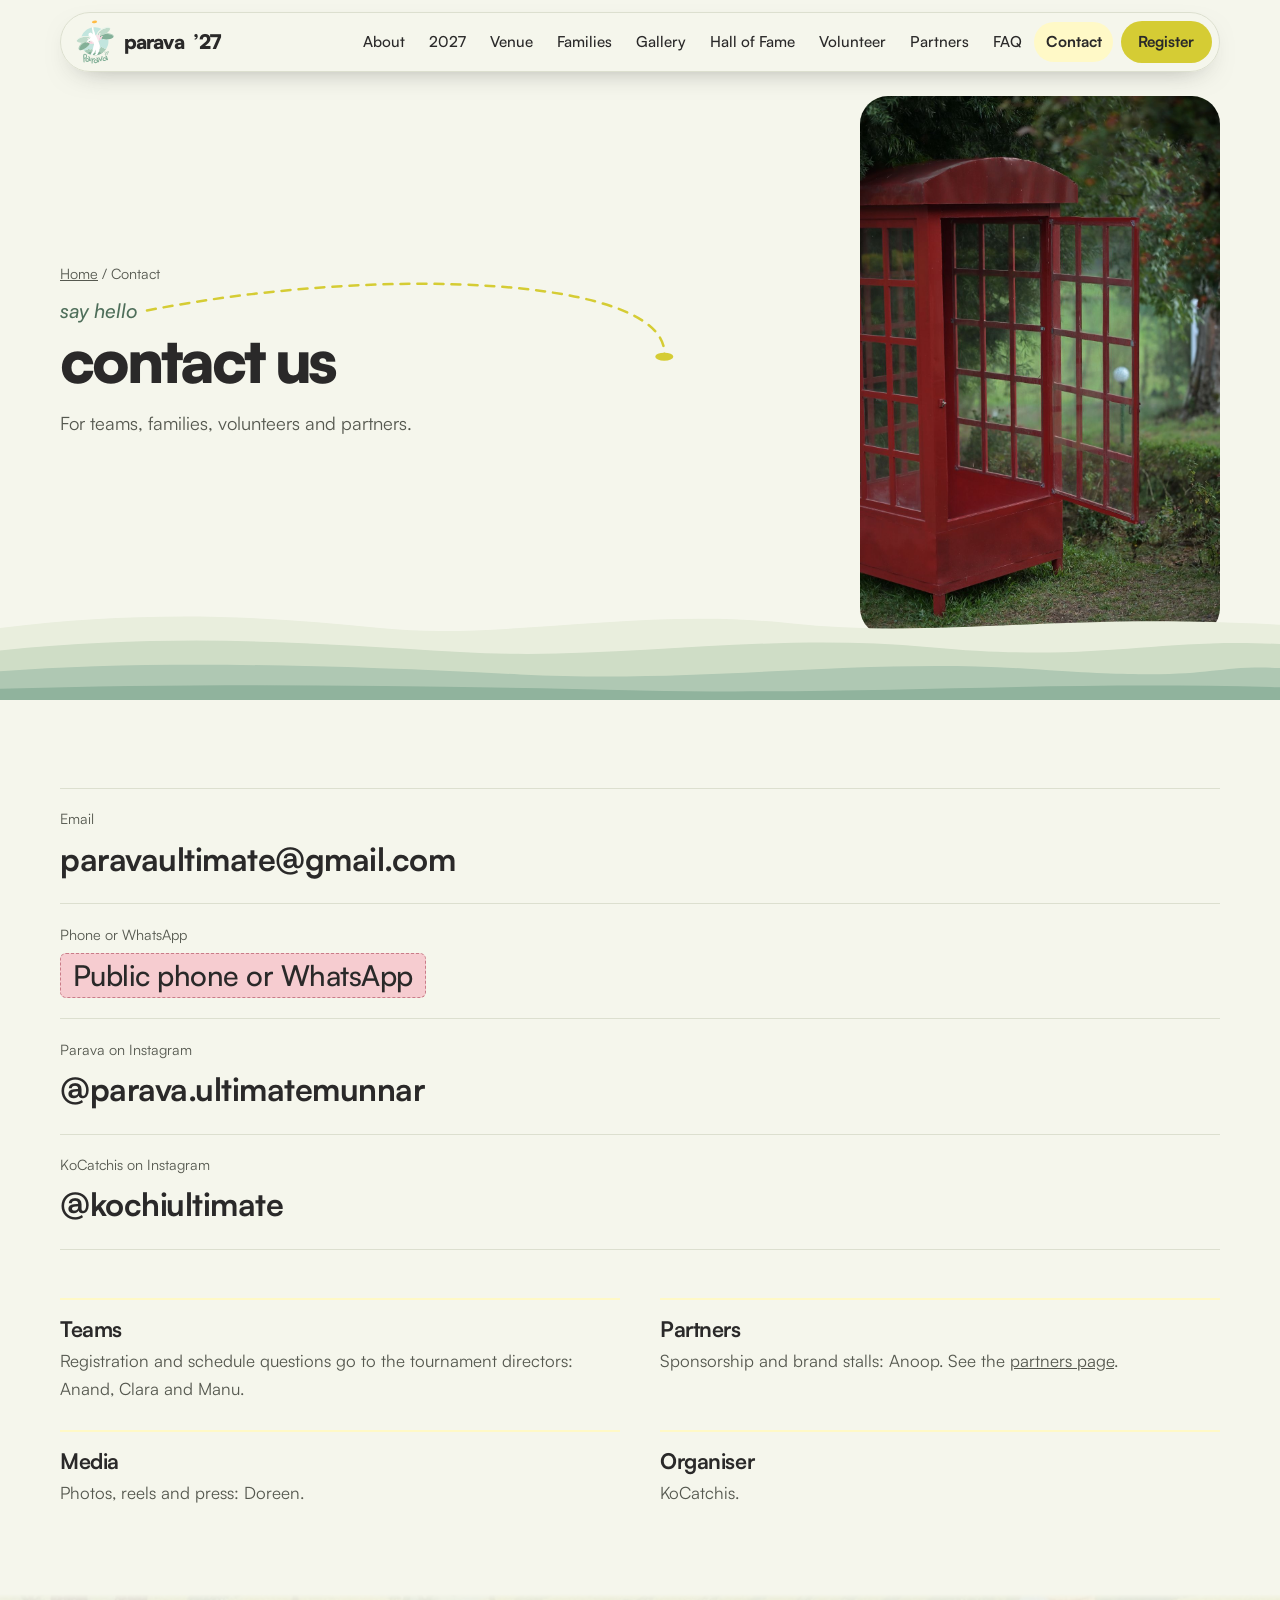
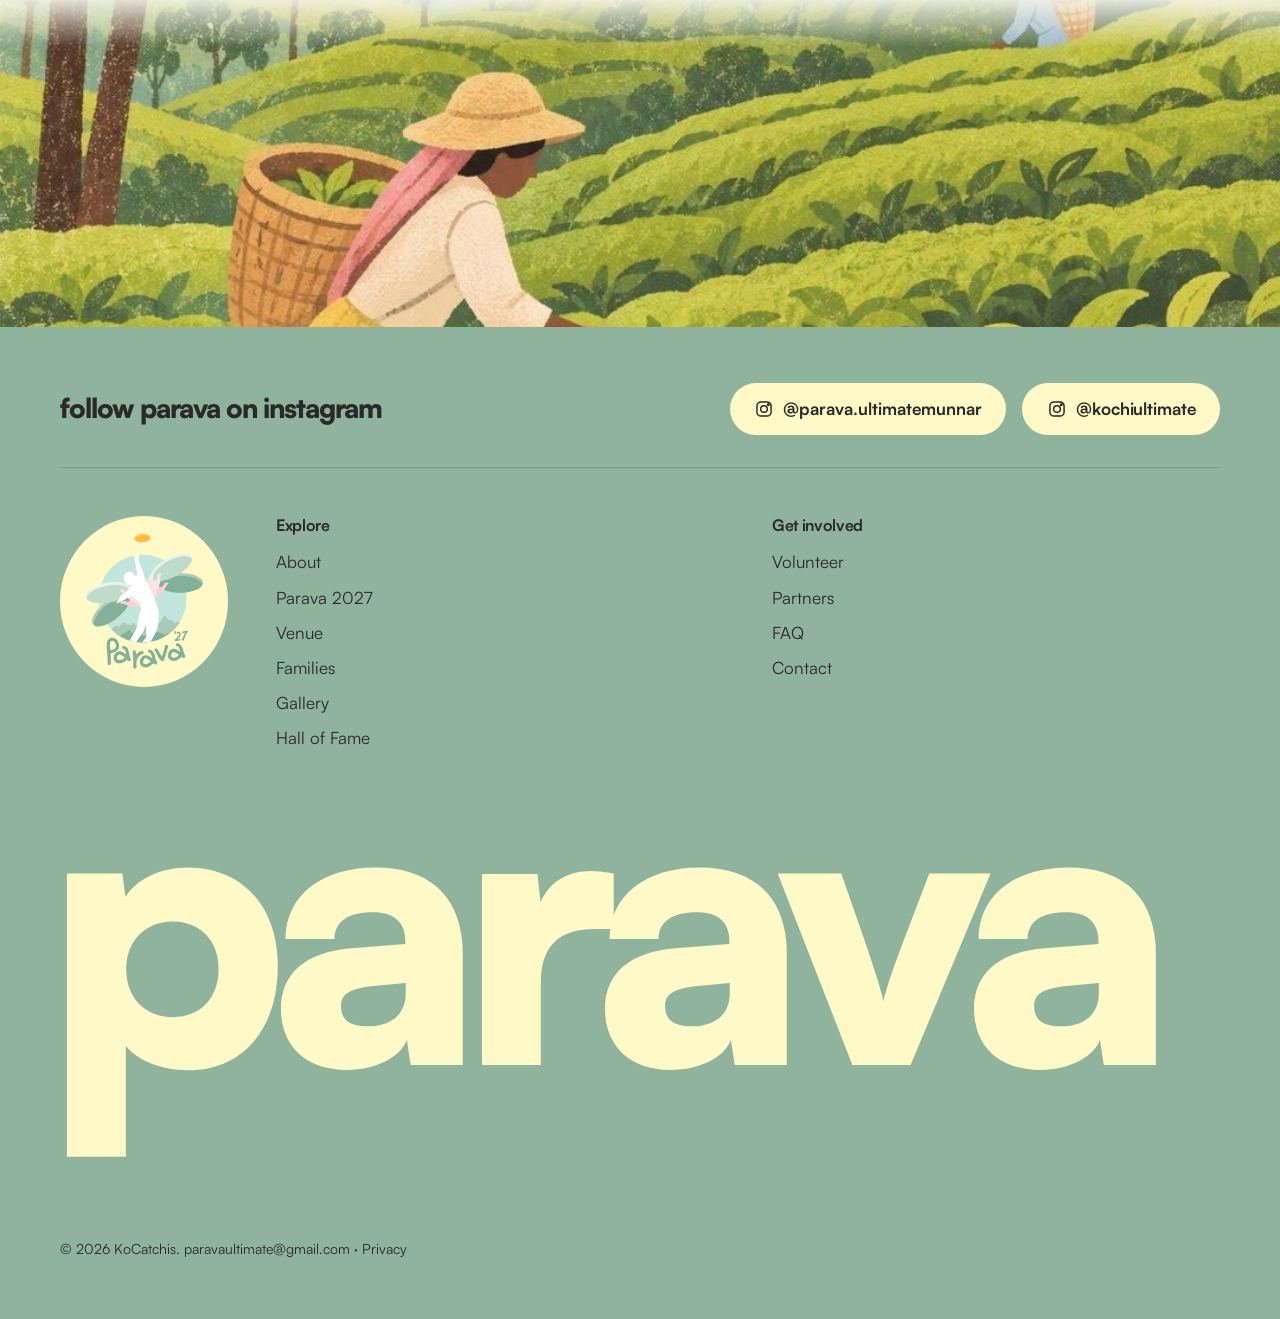
<file: contact.html>
<!DOCTYPE html>
<html lang="en">
<head>
<meta charset="utf-8">
<meta name="viewport" content="width=device-width, initial-scale=1, viewport-fit=cover">
<title>Contact · Parava 2027</title>
<meta name="description" content="Parava is KoCatchis’ flagship ultimate frisbee tournament: three days, 24 teams and more than 500 athletes at High Range Club, Munnar, 2-4 April 2027.">
<!-- Draft hosting on GitHub Pages: update these URLs when the real domain is live, and remove noindex at launch -->
<meta name="robots" content="noindex">
<meta property="og:type" content="website">
<meta property="og:site_name" content="Parava 2027">
<meta property="og:title" content="Contact · Parava 2027">
<meta property="og:description" content="Parava is KoCatchis’ flagship ultimate frisbee tournament: three days, 24 teams and more than 500 athletes at High Range Club, Munnar, 2-4 April 2027.">
<meta property="og:url" content="https://paravaultimate.com/contact.html">
<meta property="og:image" content="https://paravaultimate.com/assets/og-logo.jpg">
<meta property="og:image:alt" content="The Parava 2027 logo: a player leaping for a disc">
<meta property="og:image:width" content="1200">
<meta property="og:image:height" content="630">
<meta name="twitter:card" content="summary_large_image">
<link rel="icon" type="image/svg+xml" href="assets/logo-2027.svg">
<link rel="apple-touch-icon" href="assets/apple-touch-icon.png">
<link rel="preload" href="assets/fonts/satoshi-black.woff2" as="font" type="font/woff2" crossorigin>
<link rel="stylesheet" href="styles.css?v=20261122a">
</head>
<body>
<a class="skip" href="#main">Skip to content</a>
<svg width="0" height="0" style="position:absolute" aria-hidden="true"><defs>
  <symbol id="hills" viewBox="0 0 1280 120" preserveAspectRatio="none">
    <path style="fill:var(--hill-1)" d="M0 30 C140 8 260 14 380 30 S640 4 790 24 S1060 10 1280 26 V120 H0Z"/>
    <path style="fill:var(--hill-2)" d="M0 58 C180 36 300 48 460 60 S760 34 930 54 S1150 42 1280 50 V120 H0Z"/>
    <path style="fill:var(--hill-3)" d="M0 84 C150 70 330 76 520 88 S860 66 1040 82 S1200 76 1280 80 V120 H0Z"/>
    <path style="fill:var(--hill-4)" d="M0 106 C220 98 420 102 640 108 S1040 96 1280 104 V120 H0Z"/>
  </symbol>
</defs></svg>
<nav class="nav" aria-label="Main">
  <div class="wrap">
    <a class="brand" href="index.html"><img src="assets/logo-2027.svg" alt=""><b>Parava</b><span>’27</span></a>
    <button class="menu-btn" aria-expanded="false" aria-controls="menu" aria-label="Menu"><span class="burger" aria-hidden="true"><i></i><i></i><i></i></span></button>
    <ul id="menu"><li><a href="about.html">About</a></li><li><a href="tournament.html">2027</a></li><li><a href="venue.html">Venue</a></li><li><a href="families.html">Families</a></li><li><a href="gallery.html">Gallery</a></li><li><a href="hall-of-fame.html">Hall of Fame</a></li><li><a href="volunteer.html">Volunteer</a></li><li><a href="partners.html">Partners</a></li><li><a href="faq.html">FAQ</a></li><li><a href="contact.html" aria-current="page">Contact</a></li><li><a class="cta" href="tournament.html#register" data-reg>Register</a></li></ul>
  </div>
</nav>
<main id="main">
<header class="pagehead">
  <div class="wrap">
    <div>
      <p class="crumbs"><a href="index.html">Home</a> / Contact</p>
      <p class="kicker">say hello</p>
      <h1>Contact us</h1>
      <p class="lede">For teams, families, volunteers and partners.</p>
    </div>
    <div class="pic portrait"><img src="assets/2026/ak-9340.jpg" alt="The red telephone booth at High Range Club" fetchpriority="high"></div>
  </div>
  <div class="hills"><svg><use href="#hills"/></svg></div>
</header>
<section class="block">
  <div class="wrap">
    <ul class="contact-list">
      <li><a href="mailto:paravaultimate@gmail.com"><small>Email</small><b>paravaultimate@gmail.com</b></a></li>
      <li><div><small>Phone or WhatsApp</small><b><span class="tbc">Public phone or WhatsApp</span></b></div></li>
      <li><a href="https://www.instagram.com/parava.ultimatemunnar/" target="_blank" rel="noopener"><small>Parava on Instagram</small><b>@parava.ultimatemunnar</b></a></li>
      <li><a href="https://www.instagram.com/kochiultimate/" target="_blank" rel="noopener"><small>KoCatchis on Instagram</small><b>@kochiultimate</b></a></li>
    </ul>
    <div class="feat">
      <div><h3>Teams</h3><p>Registration and schedule questions go to the tournament directors: Anand, Clara and Manu.</p></div>
      <div><h3>Partners</h3><p>Sponsorship and brand stalls: Anoop. See the <a href="partners.html">partners page</a>.</p></div>
      <div><h3>Media</h3><p>Photos, reels and press: Doreen.</p></div>
      <div><h3>Organiser</h3><p>KoCatchis.</p></div>
    </div>
  </div>
</section>
</main>
<div class="ground" aria-hidden="true"></div>
<footer>
  <div class="wrap">
    <div class="follow">
      <p>Follow Parava on Instagram</p>
      <a class="btn btn-follow" href="https://www.instagram.com/parava.ultimatemunnar/" target="_blank" rel="noopener"><svg class="ig" viewBox="0 0 24 24" aria-hidden="true"><rect x="3.5" y="3.5" width="17" height="17" rx="5"/><circle cx="12" cy="12" r="4"/><circle cx="17.2" cy="6.8" r=".9"/></svg>@parava.ultimatemunnar</a>
      <a class="btn btn-follow" href="https://www.instagram.com/kochiultimate/" target="_blank" rel="noopener"><svg class="ig" viewBox="0 0 24 24" aria-hidden="true"><rect x="3.5" y="3.5" width="17" height="17" rx="5"/><circle cx="12" cy="12" r="4"/><circle cx="17.2" cy="6.8" r=".9"/></svg>@kochiultimate</a>
    </div>
    <div class="logo"><img src="assets/logo-2027.svg" alt="Parava logo" loading="lazy"></div>
    <div>
      <h3>Explore</h3>
      <ul><li><a href="about.html">About</a></li><li><a href="tournament.html">Parava 2027</a></li><li><a href="venue.html">Venue</a></li><li><a href="families.html">Families</a></li><li><a href="gallery.html">Gallery</a></li><li><a href="hall-of-fame.html">Hall of Fame</a></li></ul>
    </div>
    <div>
      <h3>Get involved</h3>
      <ul><li><a href="volunteer.html">Volunteer</a></li><li><a href="partners.html">Partners</a></li><li><a href="faq.html">FAQ</a></li><li><a href="contact.html">Contact</a></li></ul>
    </div>
    <p class="wordmark" aria-hidden="true">Parava</p>
    <p class="legal">© 2026 KoCatchis. <a href="mailto:paravaultimate@gmail.com">paravaultimate@gmail.com</a> · <a href="privacy.html">Privacy</a></p>
  </div>
</footer>
<script src="site.js?v=20261122a"></script>
</body>
</html>
</file>
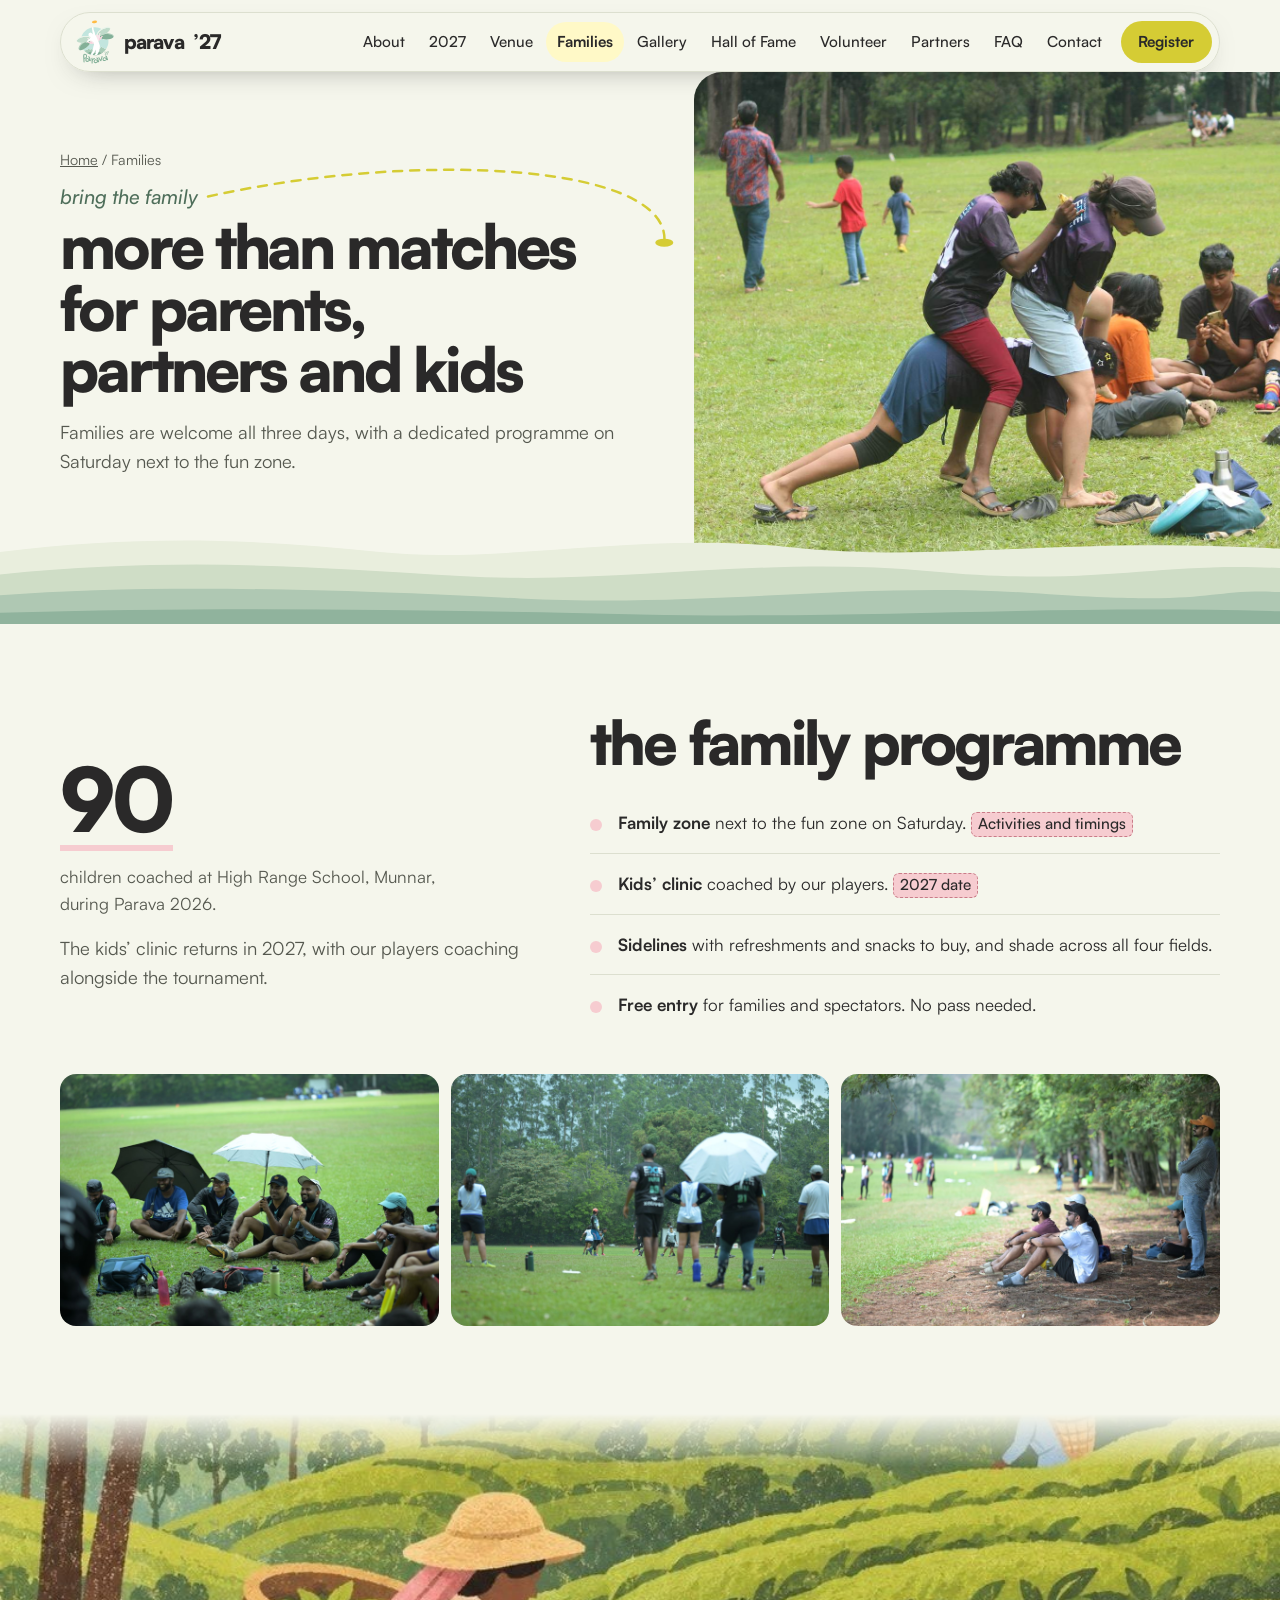
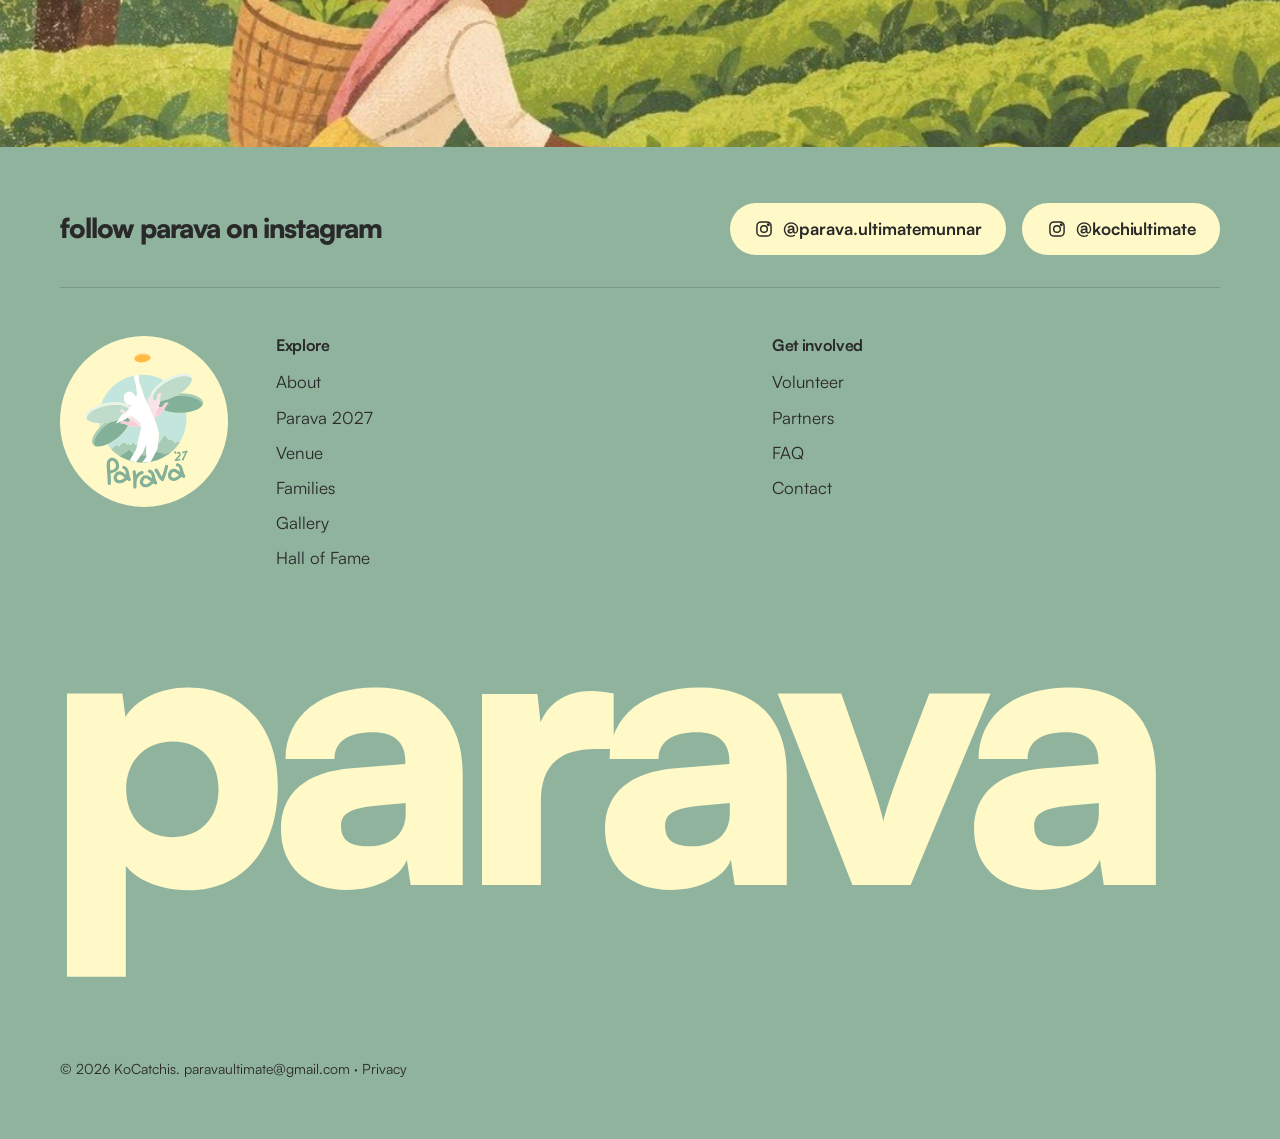
<file: families.html>
<!DOCTYPE html>
<html lang="en">
<head>
<meta charset="utf-8">
<meta name="viewport" content="width=device-width, initial-scale=1, viewport-fit=cover">
<title>Families · Parava 2027</title>
<meta name="description" content="Parava is KoCatchis’ flagship ultimate frisbee tournament: three days, 24 teams and more than 500 athletes at High Range Club, Munnar, 2-4 April 2027.">
<!-- Draft hosting on GitHub Pages: update these URLs when the real domain is live, and remove noindex at launch -->
<meta name="robots" content="noindex">
<meta property="og:type" content="website">
<meta property="og:site_name" content="Parava 2027">
<meta property="og:title" content="Families · Parava 2027">
<meta property="og:description" content="Parava is KoCatchis’ flagship ultimate frisbee tournament: three days, 24 teams and more than 500 athletes at High Range Club, Munnar, 2-4 April 2027.">
<meta property="og:url" content="https://paravaultimate.com/families.html">
<meta property="og:image" content="https://paravaultimate.com/assets/og-logo.jpg">
<meta property="og:image:alt" content="The Parava 2027 logo: a player leaping for a disc">
<meta property="og:image:width" content="1200">
<meta property="og:image:height" content="630">
<meta name="twitter:card" content="summary_large_image">
<link rel="icon" type="image/svg+xml" href="assets/logo-2027.svg">
<link rel="apple-touch-icon" href="assets/apple-touch-icon.png">
<link rel="preload" href="assets/fonts/satoshi-black.woff2" as="font" type="font/woff2" crossorigin>
<link rel="stylesheet" href="styles.css?v=20261122a">
</head>
<body>
<a class="skip" href="#main">Skip to content</a>
<svg width="0" height="0" style="position:absolute" aria-hidden="true"><defs>
  <symbol id="hills" viewBox="0 0 1280 120" preserveAspectRatio="none">
    <path style="fill:var(--hill-1)" d="M0 30 C140 8 260 14 380 30 S640 4 790 24 S1060 10 1280 26 V120 H0Z"/>
    <path style="fill:var(--hill-2)" d="M0 58 C180 36 300 48 460 60 S760 34 930 54 S1150 42 1280 50 V120 H0Z"/>
    <path style="fill:var(--hill-3)" d="M0 84 C150 70 330 76 520 88 S860 66 1040 82 S1200 76 1280 80 V120 H0Z"/>
    <path style="fill:var(--hill-4)" d="M0 106 C220 98 420 102 640 108 S1040 96 1280 104 V120 H0Z"/>
  </symbol>
</defs></svg>
<nav class="nav" aria-label="Main">
  <div class="wrap">
    <a class="brand" href="index.html"><img src="assets/logo-2027.svg" alt=""><b>Parava</b><span>’27</span></a>
    <button class="menu-btn" aria-expanded="false" aria-controls="menu" aria-label="Menu"><span class="burger" aria-hidden="true"><i></i><i></i><i></i></span></button>
    <ul id="menu"><li><a href="about.html">About</a></li><li><a href="tournament.html">2027</a></li><li><a href="venue.html">Venue</a></li><li><a href="families.html" aria-current="page">Families</a></li><li><a href="gallery.html">Gallery</a></li><li><a href="hall-of-fame.html">Hall of Fame</a></li><li><a href="volunteer.html">Volunteer</a></li><li><a href="partners.html">Partners</a></li><li><a href="faq.html">FAQ</a></li><li><a href="contact.html">Contact</a></li><li><a class="cta" href="tournament.html#register" data-reg>Register</a></li></ul>
  </div>
</nav>
<main id="main">
<header class="pagehead">
  <div class="wrap">
    <div>
      <p class="crumbs"><a href="index.html">Home</a> / Families</p>
      <p class="kicker">bring the family</p>
      <h1>More than matches for parents, partners and kids</h1>
      <p class="lede">Families are welcome all three days, with a dedicated programme on Saturday next to the fun zone.</p>
    </div>
    <div class="pic"><img src="assets/2026/p26-3696.jpg" alt="Players stretching on the sideline as kids run around behind" fetchpriority="high"></div>
  </div>
  <div class="hills"><svg><use href="#hills"/></svg></div>
</header>
<section class="block family">
  <div class="wrap split">
    <div>
      <div class="big">90</div>
      <p class="big-cap">children coached at High Range School, Munnar, during Parava 2026.</p>
      <p class="lede">The kids’ clinic returns in 2027, with our players coaching alongside the tournament.</p>
    </div>
    <div>
      <h2>The family programme</h2>
      <ul class="fam">
        <li><span><b>Family zone</b> next to the fun zone on Saturday. <span class="tbc">Activities and timings</span></span></li>
        <li><span><b>Kids’ clinic</b> coached by our players. <span class="tbc">2027 date</span></span></li>
        <li><span><b>Sidelines</b> with refreshments and snacks to buy, and shade across all four fields.</span></li>
        <li><span><b>Free entry</b> for families and spectators. No pass needed.</span></li>
      </ul>
    </div>
  </div>
  <div class="wrap">
    <div class="photo-row">
      <figure><img src="assets/2026/ak-0507.jpg" alt="Players and friends resting on the grass under umbrellas" loading="lazy"></figure>
      <figure><img src="assets/2026/ak-0322.jpg" alt="A sideline under a white umbrella between games" loading="lazy"></figure>
      <figure><img src="assets/2026/ak-9912.jpg" alt="People relaxing in the shade of the trees beside the field" loading="lazy"></figure>
    </div>
  </div>
</section>
</main>
<div class="ground" aria-hidden="true"></div>
<footer>
  <div class="wrap">
    <div class="follow">
      <p>Follow Parava on Instagram</p>
      <a class="btn btn-follow" href="https://www.instagram.com/parava.ultimatemunnar/" target="_blank" rel="noopener"><svg class="ig" viewBox="0 0 24 24" aria-hidden="true"><rect x="3.5" y="3.5" width="17" height="17" rx="5"/><circle cx="12" cy="12" r="4"/><circle cx="17.2" cy="6.8" r=".9"/></svg>@parava.ultimatemunnar</a>
      <a class="btn btn-follow" href="https://www.instagram.com/kochiultimate/" target="_blank" rel="noopener"><svg class="ig" viewBox="0 0 24 24" aria-hidden="true"><rect x="3.5" y="3.5" width="17" height="17" rx="5"/><circle cx="12" cy="12" r="4"/><circle cx="17.2" cy="6.8" r=".9"/></svg>@kochiultimate</a>
    </div>
    <div class="logo"><img src="assets/logo-2027.svg" alt="Parava logo" loading="lazy"></div>
    <div>
      <h3>Explore</h3>
      <ul><li><a href="about.html">About</a></li><li><a href="tournament.html">Parava 2027</a></li><li><a href="venue.html">Venue</a></li><li><a href="families.html">Families</a></li><li><a href="gallery.html">Gallery</a></li><li><a href="hall-of-fame.html">Hall of Fame</a></li></ul>
    </div>
    <div>
      <h3>Get involved</h3>
      <ul><li><a href="volunteer.html">Volunteer</a></li><li><a href="partners.html">Partners</a></li><li><a href="faq.html">FAQ</a></li><li><a href="contact.html">Contact</a></li></ul>
    </div>
    <p class="wordmark" aria-hidden="true">Parava</p>
    <p class="legal">© 2026 KoCatchis. <a href="mailto:paravaultimate@gmail.com">paravaultimate@gmail.com</a> · <a href="privacy.html">Privacy</a></p>
  </div>
</footer>
<script src="site.js?v=20261122a"></script>
</body>
</html>
</file>
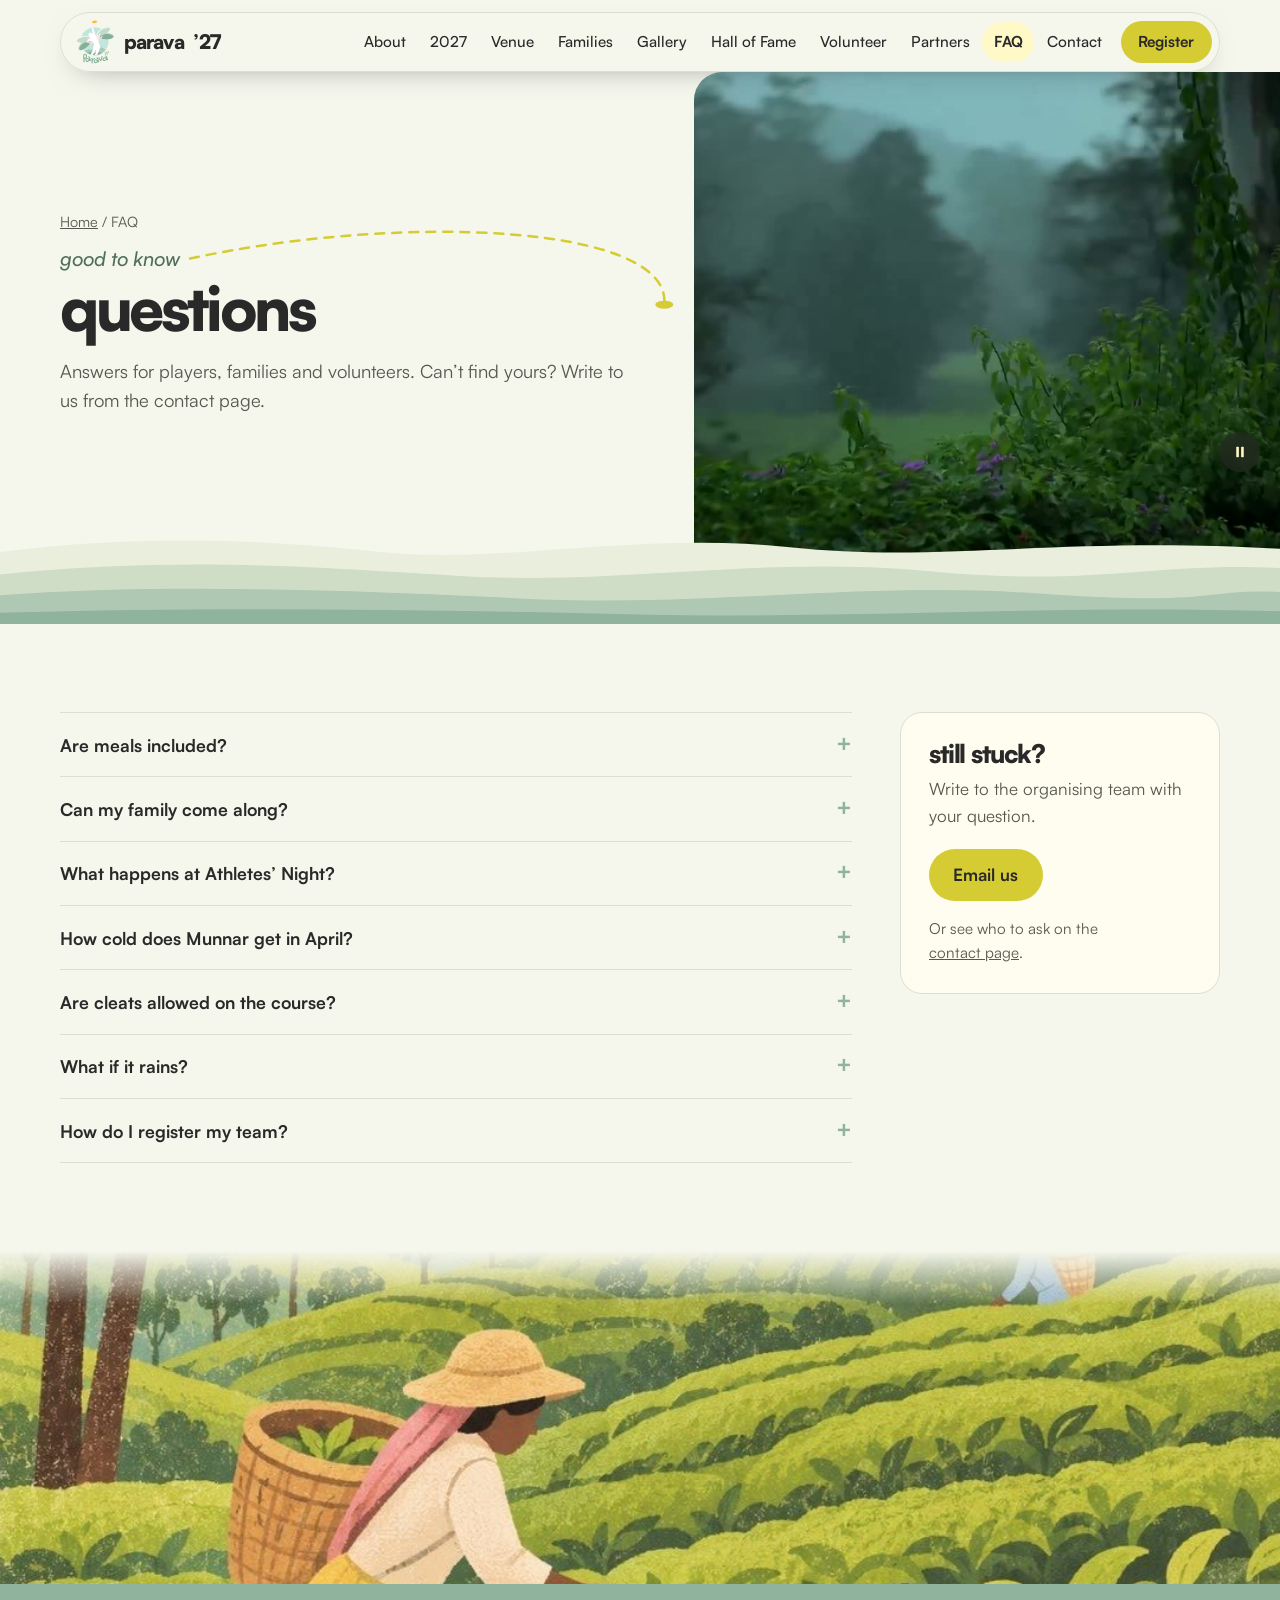
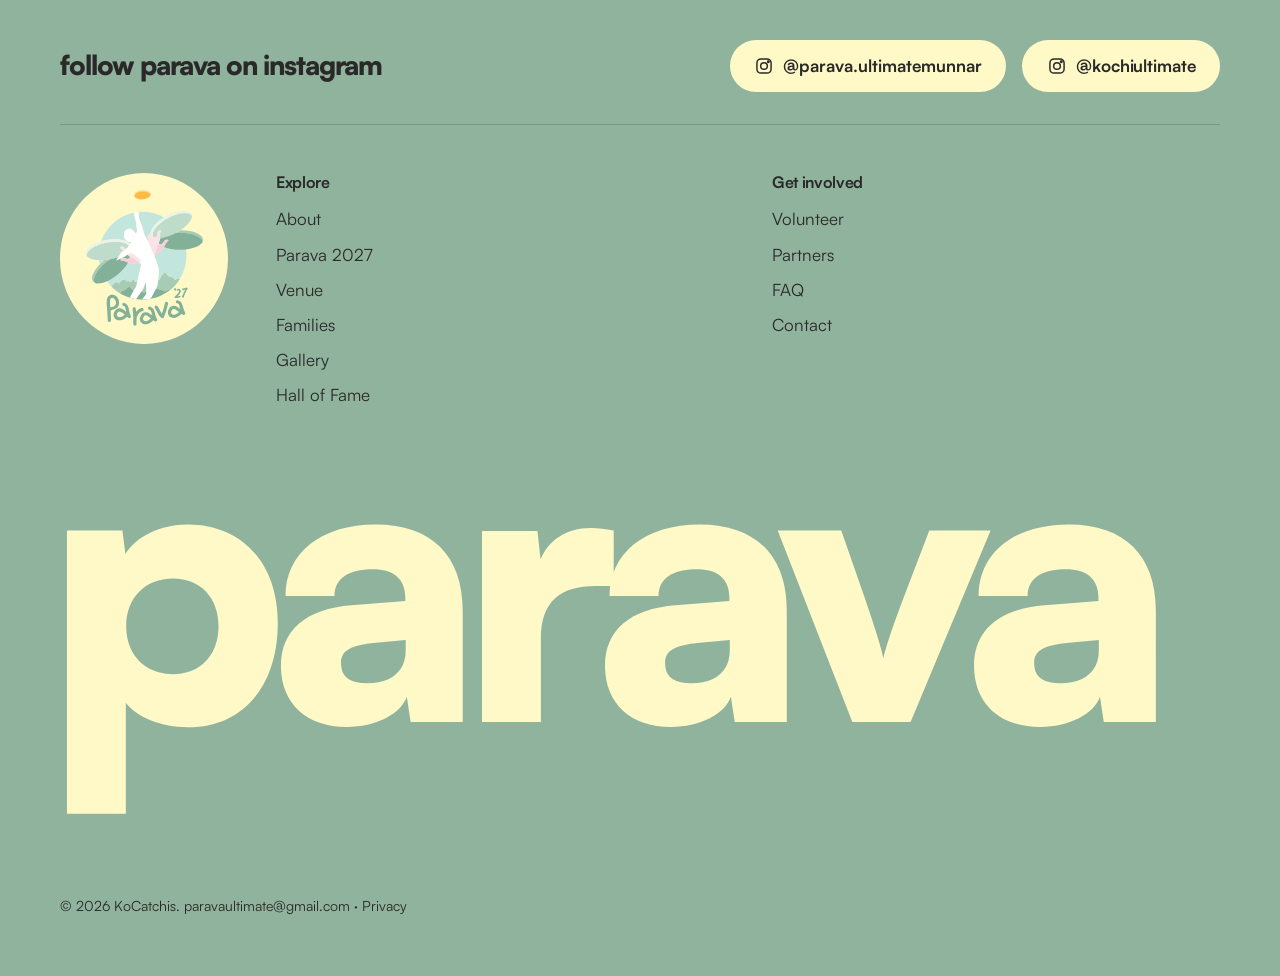
<file: faq.html>
<!DOCTYPE html>
<html lang="en">
<head>
<meta charset="utf-8">
<meta name="viewport" content="width=device-width, initial-scale=1, viewport-fit=cover">
<title>FAQ · Parava 2027</title>
<meta name="description" content="Parava is KoCatchis’ flagship ultimate frisbee tournament: three days, 24 teams and more than 500 athletes at High Range Club, Munnar, 2-4 April 2027.">
<!-- Draft hosting on GitHub Pages: update these URLs when the real domain is live, and remove noindex at launch -->
<meta name="robots" content="noindex">
<meta property="og:type" content="website">
<meta property="og:site_name" content="Parava 2027">
<meta property="og:title" content="FAQ · Parava 2027">
<meta property="og:description" content="Parava is KoCatchis’ flagship ultimate frisbee tournament: three days, 24 teams and more than 500 athletes at High Range Club, Munnar, 2-4 April 2027.">
<meta property="og:url" content="https://paravaultimate.com/faq.html">
<meta property="og:image" content="https://paravaultimate.com/assets/og-logo.jpg">
<meta property="og:image:alt" content="The Parava 2027 logo: a player leaping for a disc">
<meta property="og:image:width" content="1200">
<meta property="og:image:height" content="630">
<meta name="twitter:card" content="summary_large_image">
<link rel="icon" type="image/svg+xml" href="assets/logo-2027.svg">
<link rel="apple-touch-icon" href="assets/apple-touch-icon.png">
<link rel="preload" href="assets/fonts/satoshi-black.woff2" as="font" type="font/woff2" crossorigin>
<link rel="stylesheet" href="styles.css?v=20261122a">
</head>
<body>
<a class="skip" href="#main">Skip to content</a>
<svg width="0" height="0" style="position:absolute" aria-hidden="true"><defs>
  <symbol id="hills" viewBox="0 0 1280 120" preserveAspectRatio="none">
    <path style="fill:var(--hill-1)" d="M0 30 C140 8 260 14 380 30 S640 4 790 24 S1060 10 1280 26 V120 H0Z"/>
    <path style="fill:var(--hill-2)" d="M0 58 C180 36 300 48 460 60 S760 34 930 54 S1150 42 1280 50 V120 H0Z"/>
    <path style="fill:var(--hill-3)" d="M0 84 C150 70 330 76 520 88 S860 66 1040 82 S1200 76 1280 80 V120 H0Z"/>
    <path style="fill:var(--hill-4)" d="M0 106 C220 98 420 102 640 108 S1040 96 1280 104 V120 H0Z"/>
  </symbol>
</defs></svg>
<nav class="nav" aria-label="Main">
  <div class="wrap">
    <a class="brand" href="index.html"><img src="assets/logo-2027.svg" alt=""><b>Parava</b><span>’27</span></a>
    <button class="menu-btn" aria-expanded="false" aria-controls="menu" aria-label="Menu"><span class="burger" aria-hidden="true"><i></i><i></i><i></i></span></button>
    <ul id="menu"><li><a href="about.html">About</a></li><li><a href="tournament.html">2027</a></li><li><a href="venue.html">Venue</a></li><li><a href="families.html">Families</a></li><li><a href="gallery.html">Gallery</a></li><li><a href="hall-of-fame.html">Hall of Fame</a></li><li><a href="volunteer.html">Volunteer</a></li><li><a href="partners.html">Partners</a></li><li><a href="faq.html" aria-current="page">FAQ</a></li><li><a href="contact.html">Contact</a></li><li><a class="cta" href="tournament.html#register" data-reg>Register</a></li></ul>
  </div>
</nav>
<main id="main">
<header class="pagehead">
  <div class="wrap">
    <div>
      <p class="crumbs"><a href="index.html">Home</a> / FAQ</p>
      <p class="kicker">good to know</p>
      <h1>Questions</h1>
      <p class="lede">Answers for players, families and volunteers. Can’t find yours? Write to us from the contact page.</p>
    </div>
    <div class="pic vid"><video class="loop" autoplay muted loop playsinline preload="metadata" poster="assets/video/loop-rain.jpg" aria-label="Video: rain falling on the greenery at High Range Club"><source src="assets/video/loop-rain.mp4" type="video/mp4"></video><button class="vid-toggle" type="button" aria-label="Pause the video" hidden><svg viewBox="0 0 24 24" aria-hidden="true"><rect class="i-pause" x="7" y="5" width="3.5" height="14" rx="1"/><rect class="i-pause" x="13.5" y="5" width="3.5" height="14" rx="1"/><path class="i-play" d="M8 5.5v13l11-6.5z"/></svg></button></div>
  </div>
  <div class="hills"><svg><use href="#hills"/></svg></div>
</header>
<section class="block">
  <div class="wrap faq-layout">
    <div class="faq">
      <details><summary>Are meals included?</summary><p>Yes. All athlete meals are catered by the High Range Club and included in the registration fee. A menu will be posted closer to the tournament. We are not able to cater to special dietary requests.</p></details>
      <details><summary>Can my family come along?</summary><p>Yes. Saturday has a family programme on site, and families are welcome all three days. Entry is free for families and spectators, and no pass is needed.</p></details>
      <details><summary>What happens at Athletes’ Night?</summary><p>It’s the Friday social and the tournament’s main get-together, at the High Range Club from 7 pm on Friday 2 April. <span class="tbc">Theme</span></p></details>
      <details><summary>How cold does Munnar get in April?</summary><p>Expect warm daytime temperatures (23-26 °C), cool and pleasant mornings and evenings, and occasional pre-monsoon showers. Pack a warm layer and rain protection.</p></details>
      <details><summary>Are cleats allowed on the course?</summary><p>Yes. We recommend carrying at least two pairs: it can rain, and drying them for the next day can be hard. The ground can also get slippery with dew or rain.</p></details>
      <details><summary>What if it rains?</summary><p>We play on through the rain. Think of it as the gods showering their love. Any schedule changes go to team captains on the captains’ WhatsApp group. <span class="tbc">Lightning policy to be published</span></p></details>
      <details><summary>How do I register my team?</summary><p>See the <a href="tournament.html">2027 page</a> for registration. <span class="tbc">Deadline and payment details</span></p></details>
    </div>
    <aside class="ask" aria-labelledby="ask-h">
      <h2 id="ask-h">Still stuck?</h2>
      <p>Write to the organising team with your question.</p>
      <a class="btn btn-tea" href="mailto:paravaultimate@gmail.com?subject=Parava%202027%20question">Email us</a>
      <p class="ask-alt">Or see who to ask on the <a href="contact.html">contact page</a>.</p>
    </aside>
  </div>
</section>
</main>
<div class="ground" aria-hidden="true"></div>
<footer>
  <div class="wrap">
    <div class="follow">
      <p>Follow Parava on Instagram</p>
      <a class="btn btn-follow" href="https://www.instagram.com/parava.ultimatemunnar/" target="_blank" rel="noopener"><svg class="ig" viewBox="0 0 24 24" aria-hidden="true"><rect x="3.5" y="3.5" width="17" height="17" rx="5"/><circle cx="12" cy="12" r="4"/><circle cx="17.2" cy="6.8" r=".9"/></svg>@parava.ultimatemunnar</a>
      <a class="btn btn-follow" href="https://www.instagram.com/kochiultimate/" target="_blank" rel="noopener"><svg class="ig" viewBox="0 0 24 24" aria-hidden="true"><rect x="3.5" y="3.5" width="17" height="17" rx="5"/><circle cx="12" cy="12" r="4"/><circle cx="17.2" cy="6.8" r=".9"/></svg>@kochiultimate</a>
    </div>
    <div class="logo"><img src="assets/logo-2027.svg" alt="Parava logo" loading="lazy"></div>
    <div>
      <h3>Explore</h3>
      <ul><li><a href="about.html">About</a></li><li><a href="tournament.html">Parava 2027</a></li><li><a href="venue.html">Venue</a></li><li><a href="families.html">Families</a></li><li><a href="gallery.html">Gallery</a></li><li><a href="hall-of-fame.html">Hall of Fame</a></li></ul>
    </div>
    <div>
      <h3>Get involved</h3>
      <ul><li><a href="volunteer.html">Volunteer</a></li><li><a href="partners.html">Partners</a></li><li><a href="faq.html">FAQ</a></li><li><a href="contact.html">Contact</a></li></ul>
    </div>
    <p class="wordmark" aria-hidden="true">Parava</p>
    <p class="legal">© 2026 KoCatchis. <a href="mailto:paravaultimate@gmail.com">paravaultimate@gmail.com</a> · <a href="privacy.html">Privacy</a></p>
  </div>
</footer>
<script src="site.js?v=20261122a"></script>
</body>
</html>
</file>
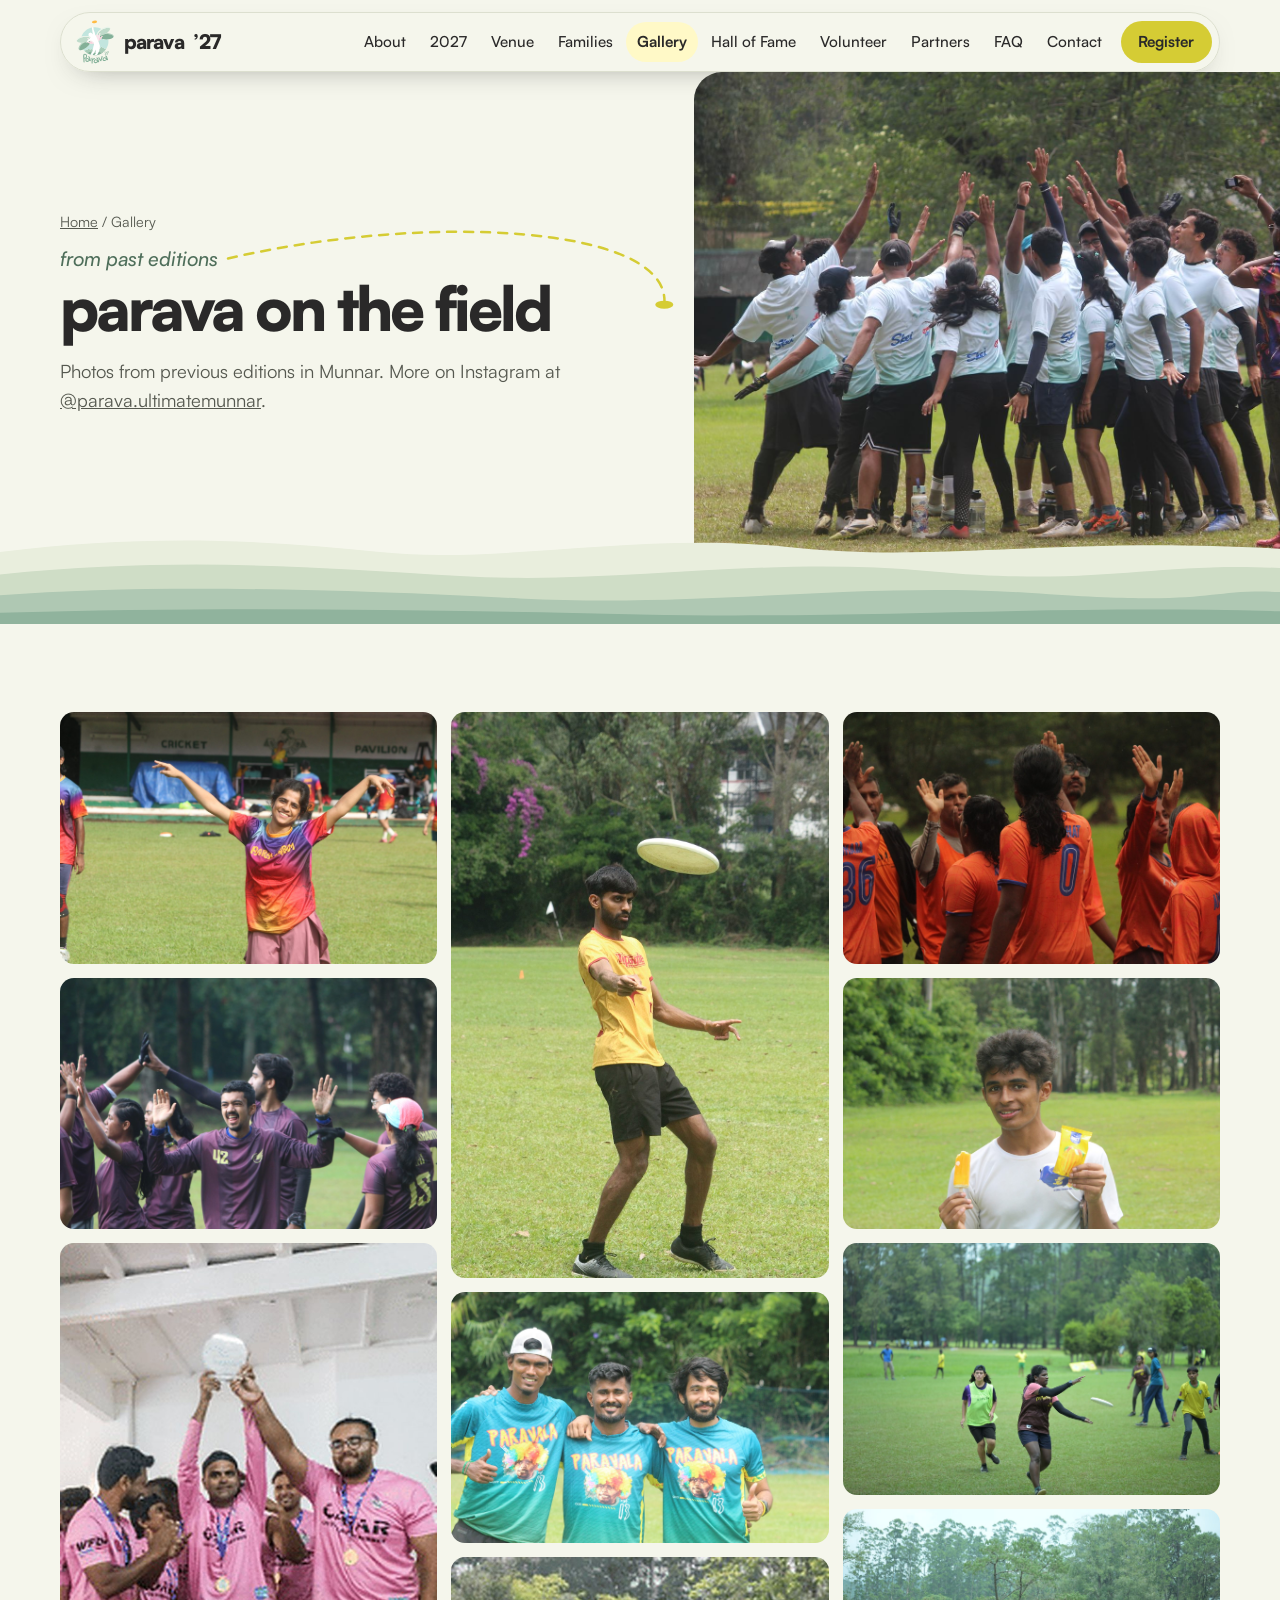
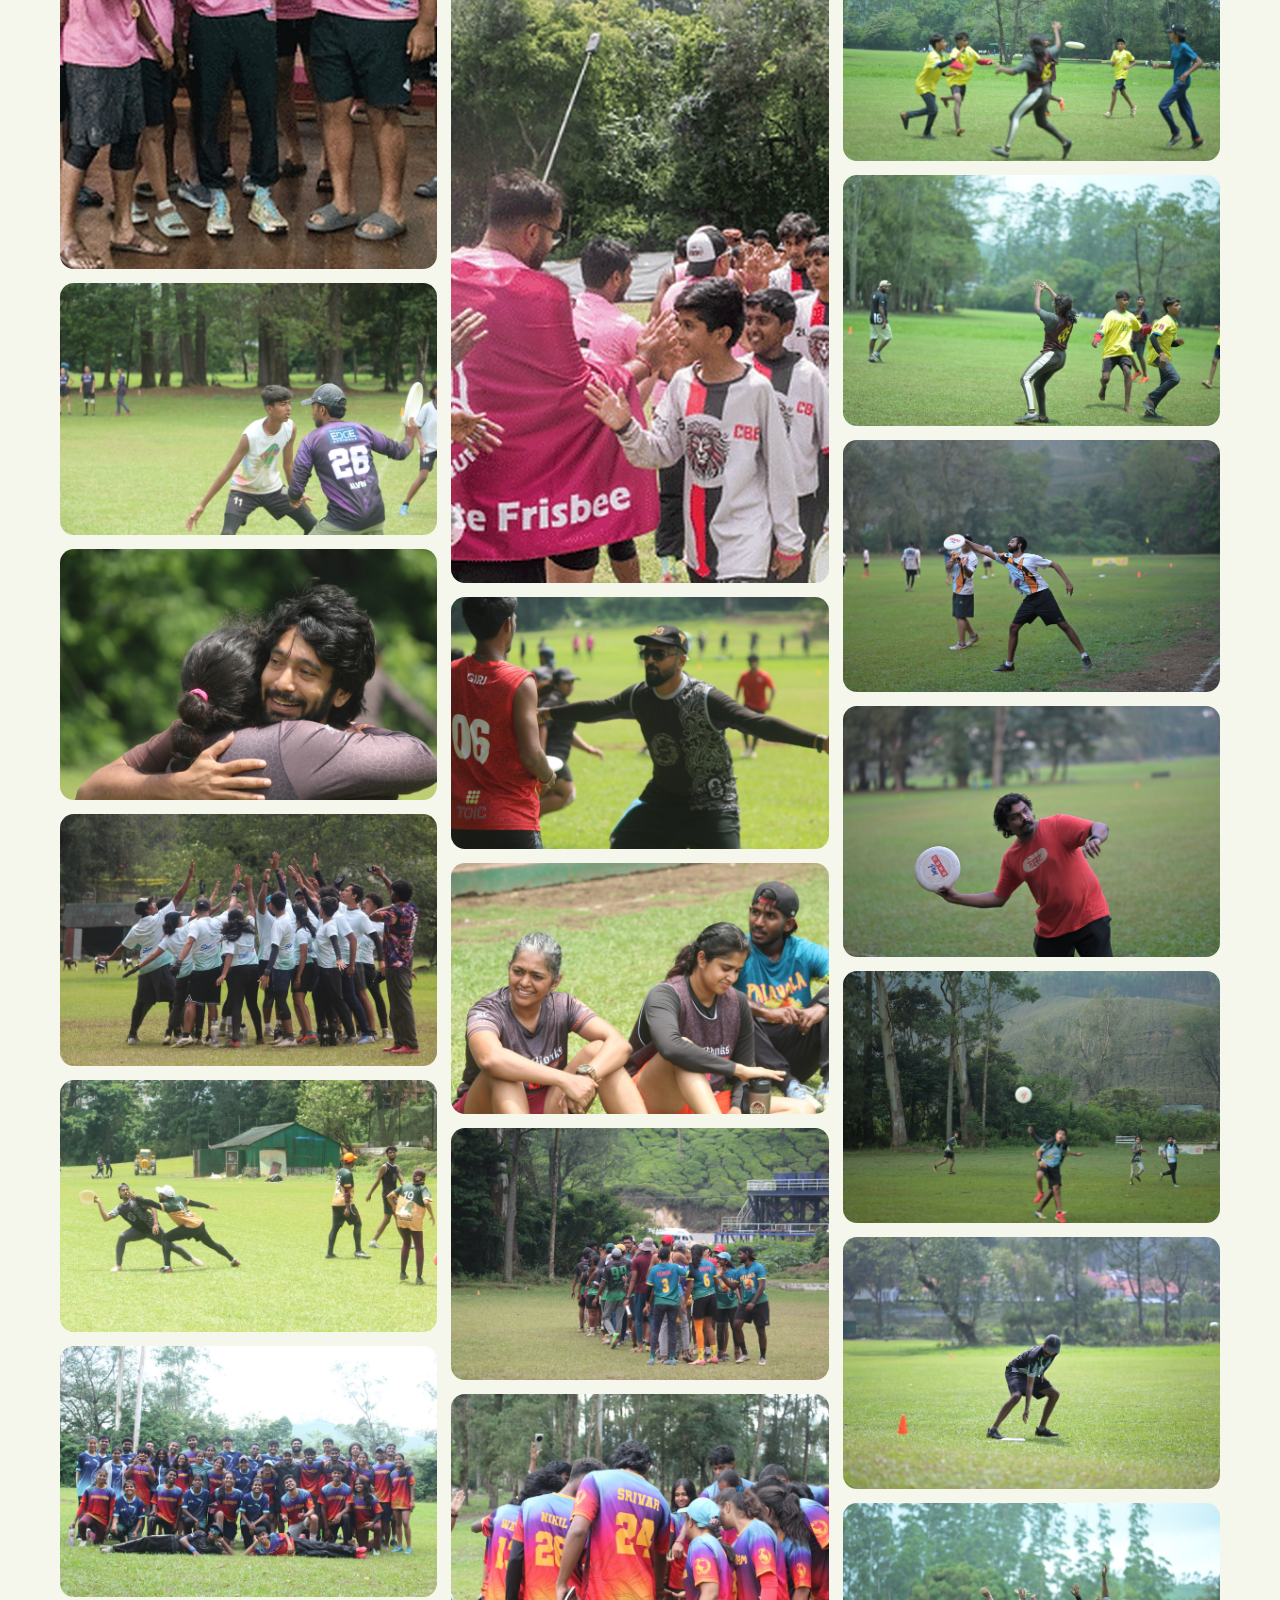
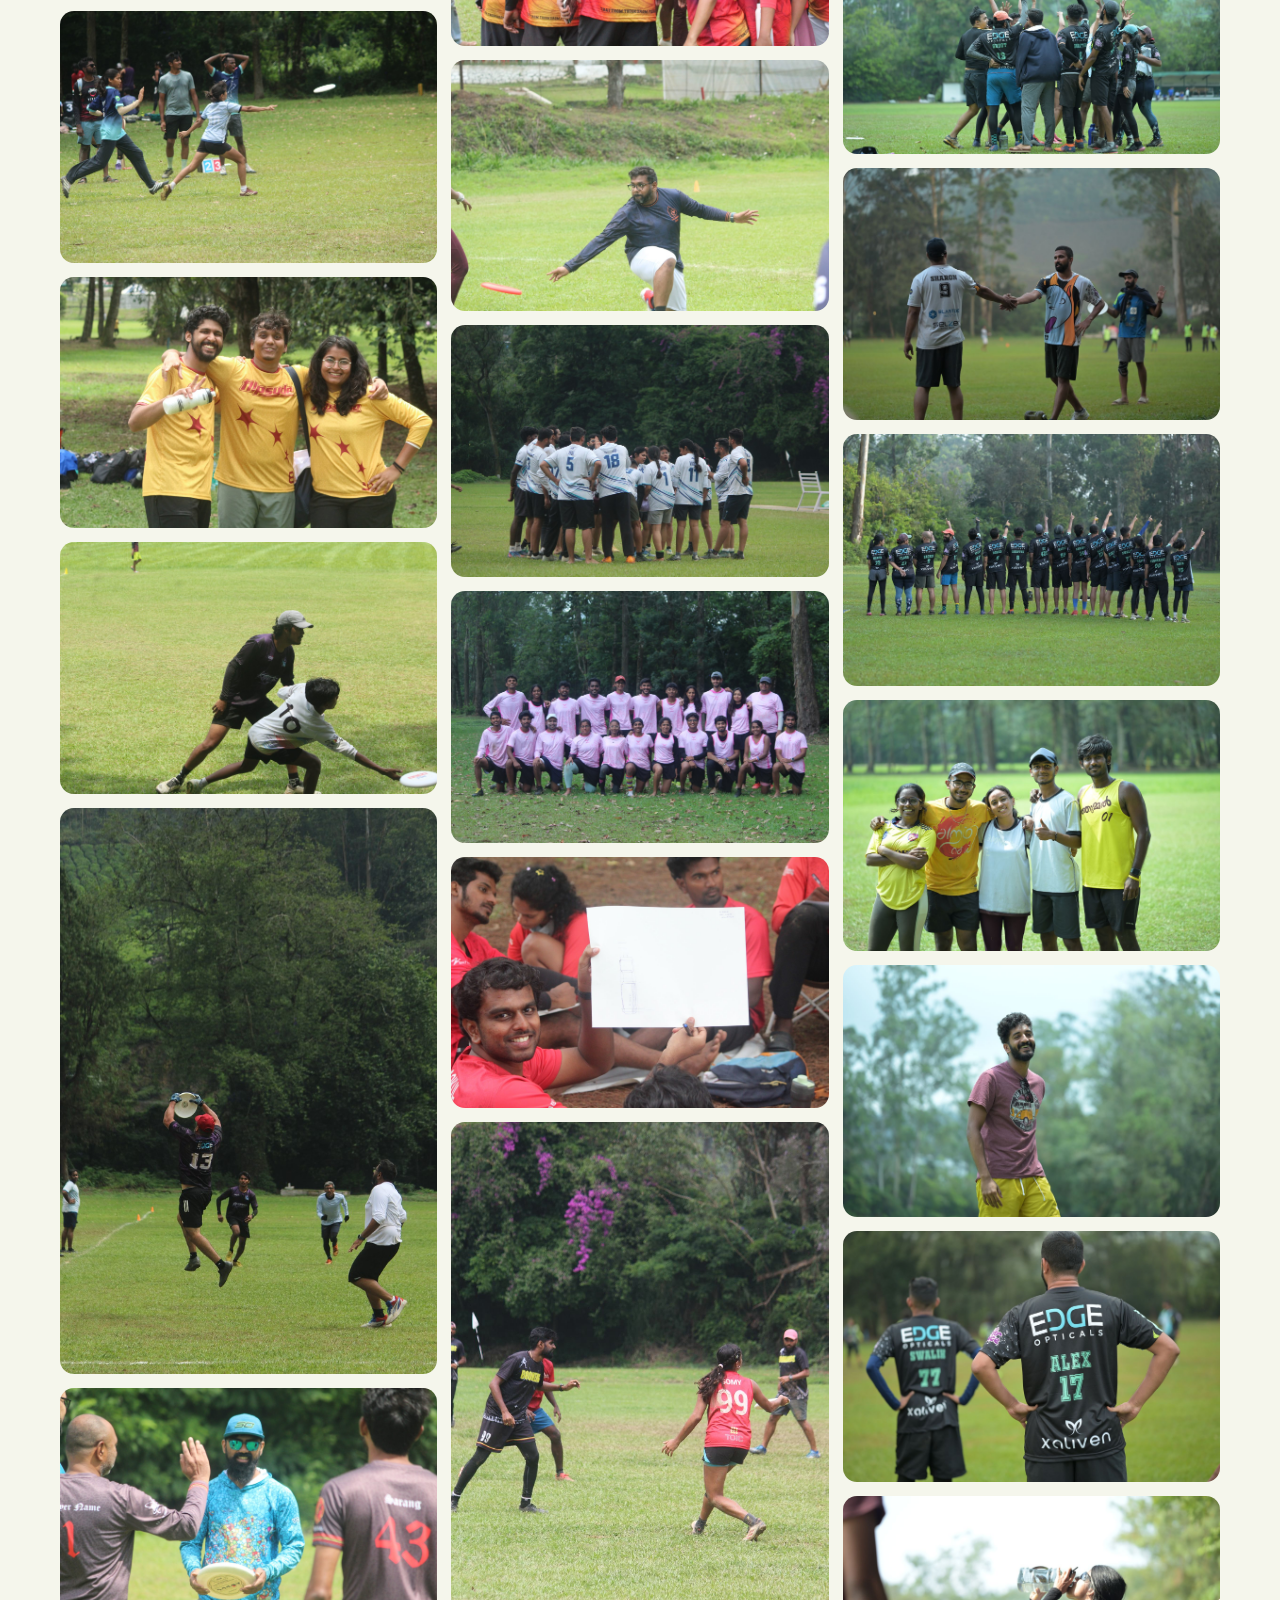
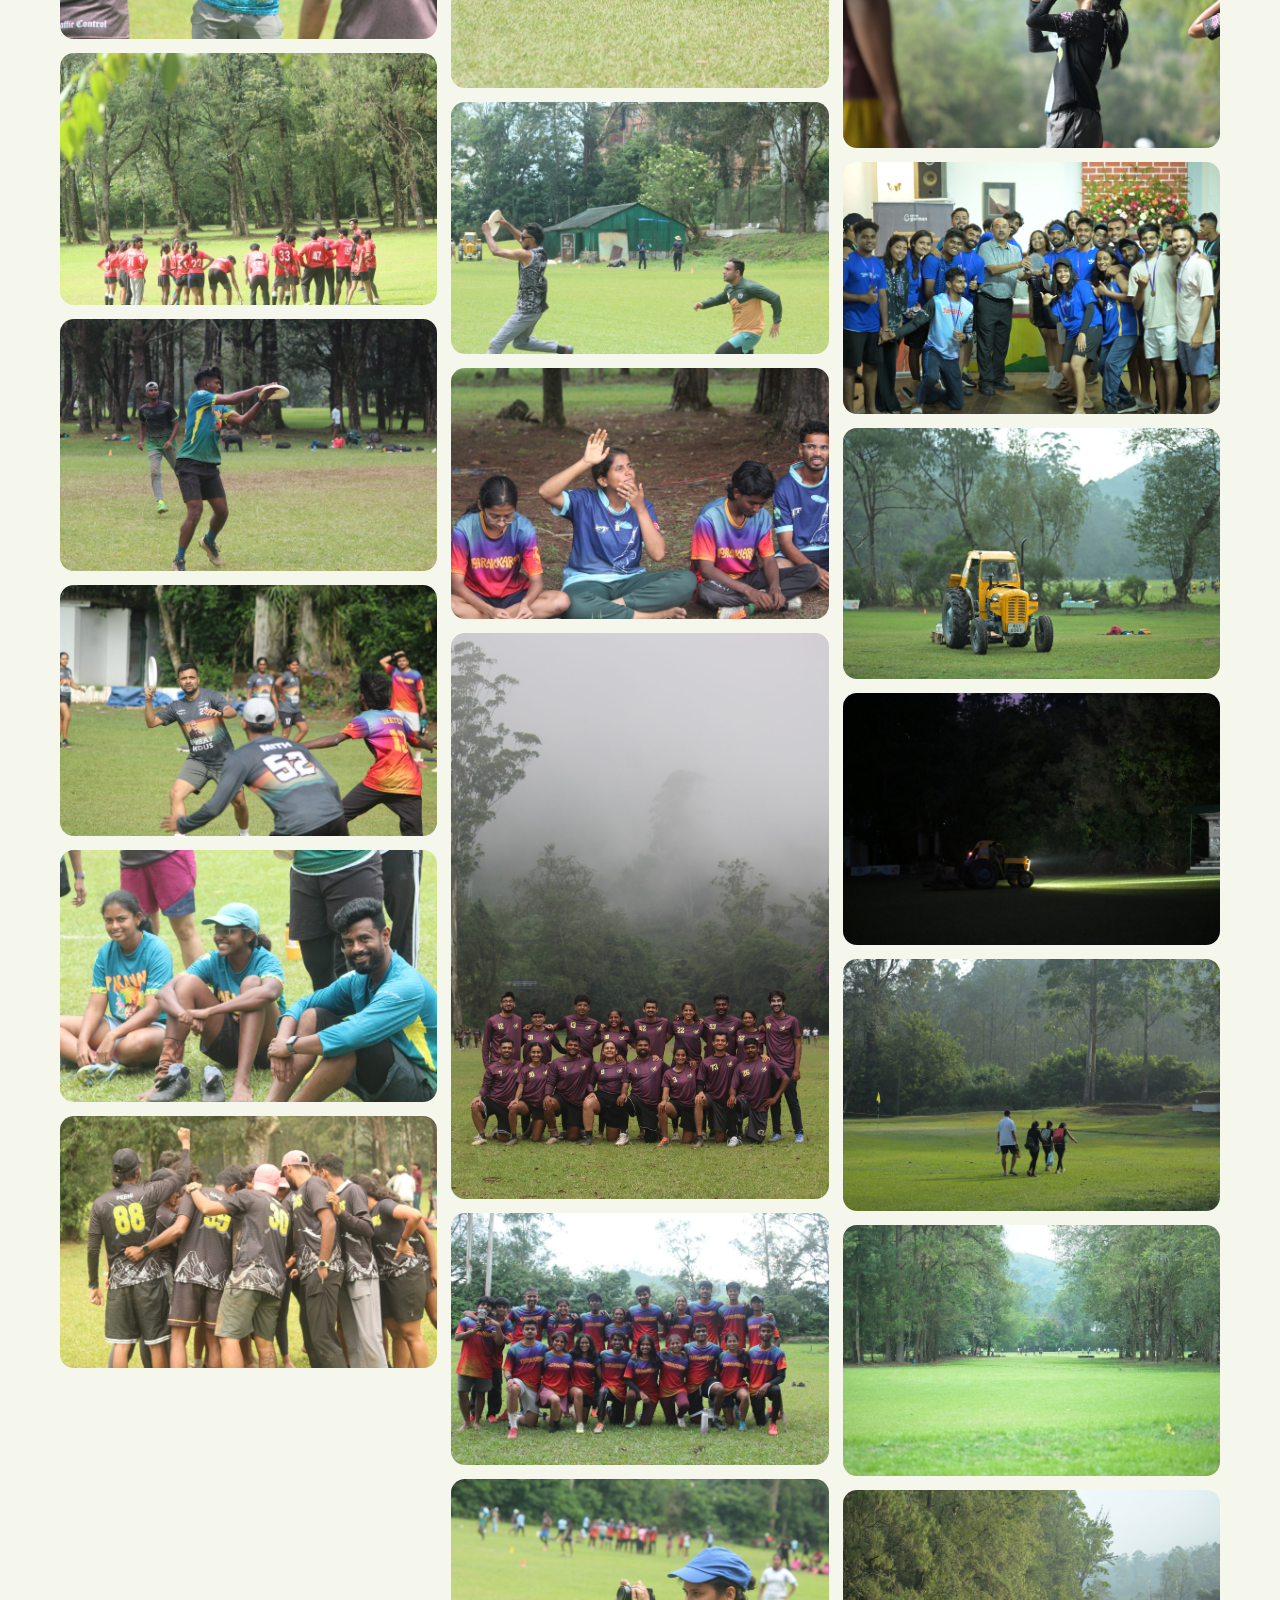
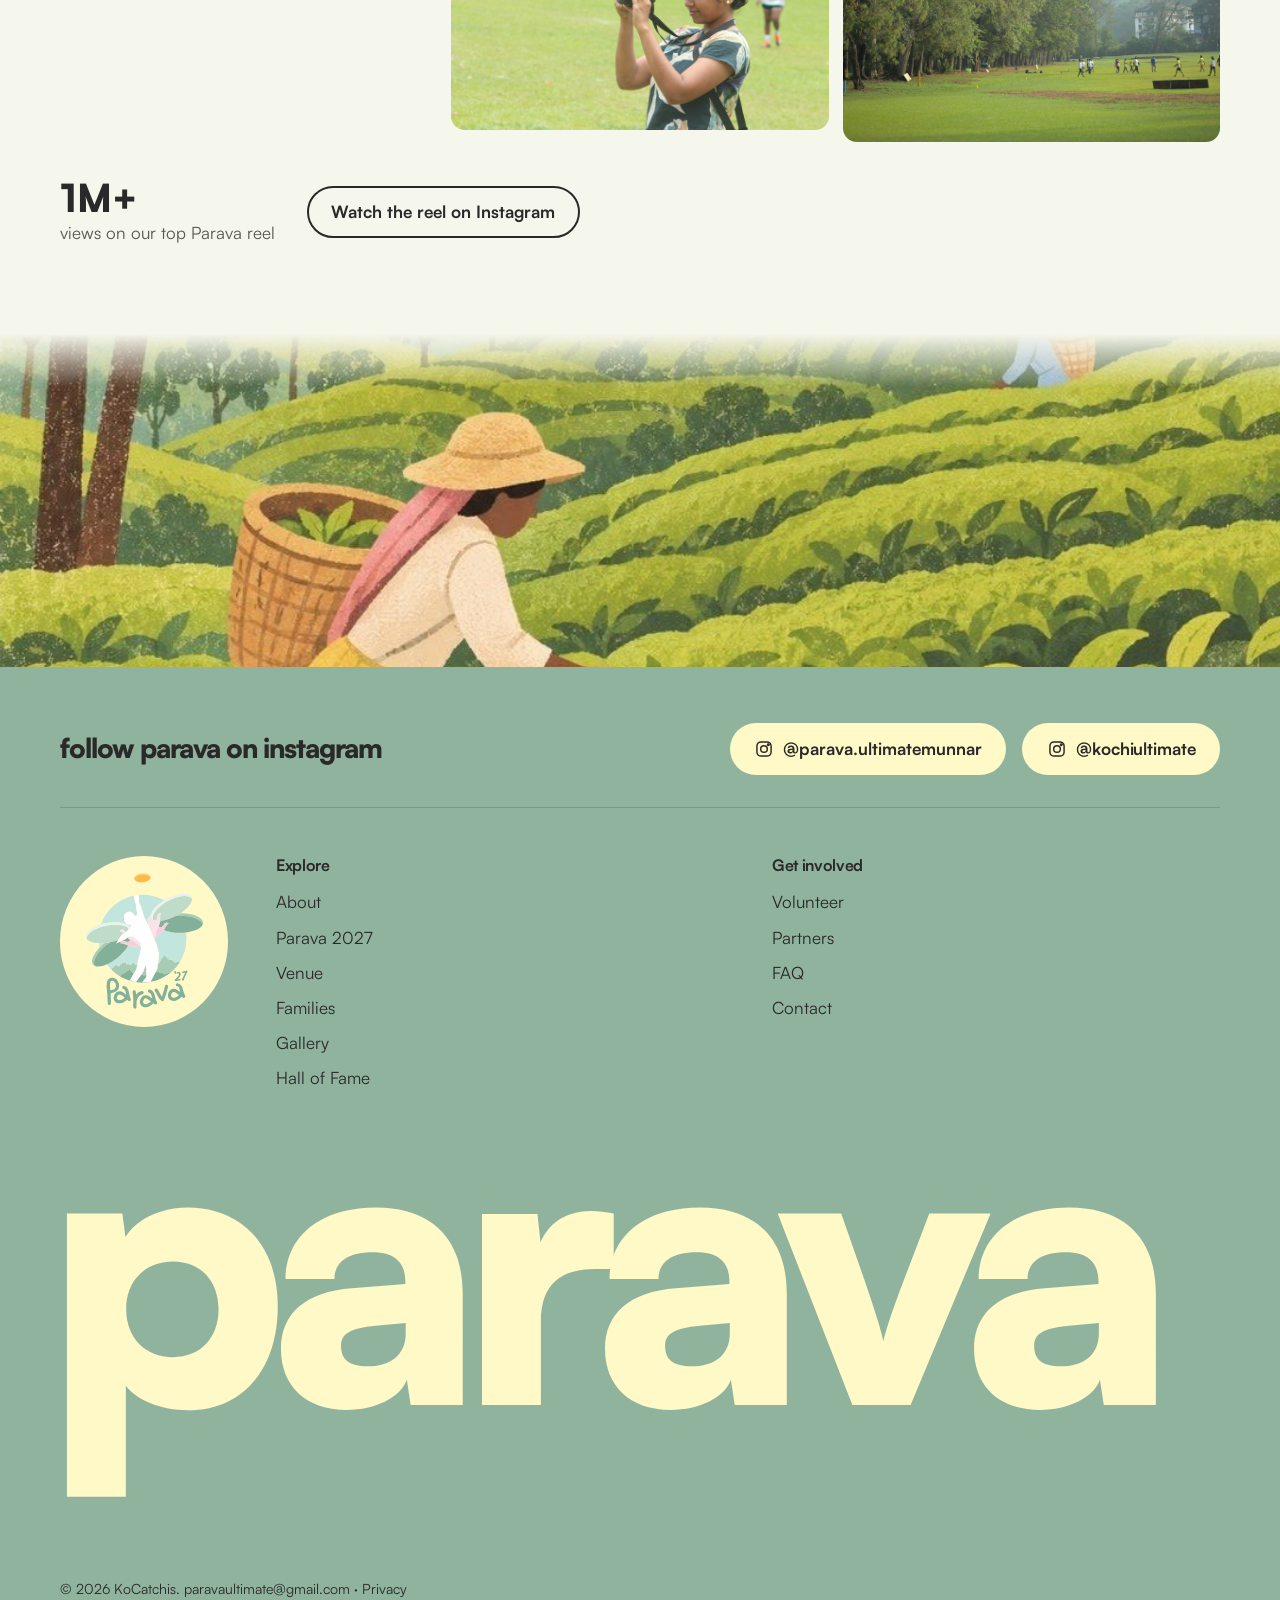
<file: gallery.html>
<!DOCTYPE html>
<html lang="en">
<head>
<meta charset="utf-8">
<meta name="viewport" content="width=device-width, initial-scale=1, viewport-fit=cover">
<title>Gallery · Parava 2027</title>
<meta name="description" content="Parava is KoCatchis’ flagship ultimate frisbee tournament: three days, 24 teams and more than 500 athletes at High Range Club, Munnar, 2-4 April 2027.">
<!-- Draft hosting on GitHub Pages: update these URLs when the real domain is live, and remove noindex at launch -->
<meta name="robots" content="noindex">
<meta property="og:type" content="website">
<meta property="og:site_name" content="Parava 2027">
<meta property="og:title" content="Gallery · Parava 2027">
<meta property="og:description" content="Parava is KoCatchis’ flagship ultimate frisbee tournament: three days, 24 teams and more than 500 athletes at High Range Club, Munnar, 2-4 April 2027.">
<meta property="og:url" content="https://paravaultimate.com/gallery.html">
<meta property="og:image" content="https://paravaultimate.com/assets/og-logo.jpg">
<meta property="og:image:alt" content="The Parava 2027 logo: a player leaping for a disc">
<meta property="og:image:width" content="1200">
<meta property="og:image:height" content="630">
<meta name="twitter:card" content="summary_large_image">
<link rel="icon" type="image/svg+xml" href="assets/logo-2027.svg">
<link rel="apple-touch-icon" href="assets/apple-touch-icon.png">
<link rel="preload" href="assets/fonts/satoshi-black.woff2" as="font" type="font/woff2" crossorigin>
<link rel="stylesheet" href="styles.css?v=20261122a">
</head>
<body>
<a class="skip" href="#main">Skip to content</a>
<svg width="0" height="0" style="position:absolute" aria-hidden="true"><defs>
  <symbol id="hills" viewBox="0 0 1280 120" preserveAspectRatio="none">
    <path style="fill:var(--hill-1)" d="M0 30 C140 8 260 14 380 30 S640 4 790 24 S1060 10 1280 26 V120 H0Z"/>
    <path style="fill:var(--hill-2)" d="M0 58 C180 36 300 48 460 60 S760 34 930 54 S1150 42 1280 50 V120 H0Z"/>
    <path style="fill:var(--hill-3)" d="M0 84 C150 70 330 76 520 88 S860 66 1040 82 S1200 76 1280 80 V120 H0Z"/>
    <path style="fill:var(--hill-4)" d="M0 106 C220 98 420 102 640 108 S1040 96 1280 104 V120 H0Z"/>
  </symbol>
</defs></svg>
<nav class="nav" aria-label="Main">
  <div class="wrap">
    <a class="brand" href="index.html"><img src="assets/logo-2027.svg" alt=""><b>Parava</b><span>’27</span></a>
    <button class="menu-btn" aria-expanded="false" aria-controls="menu" aria-label="Menu"><span class="burger" aria-hidden="true"><i></i><i></i><i></i></span></button>
    <ul id="menu"><li><a href="about.html">About</a></li><li><a href="tournament.html">2027</a></li><li><a href="venue.html">Venue</a></li><li><a href="families.html">Families</a></li><li><a href="gallery.html" aria-current="page">Gallery</a></li><li><a href="hall-of-fame.html">Hall of Fame</a></li><li><a href="volunteer.html">Volunteer</a></li><li><a href="partners.html">Partners</a></li><li><a href="faq.html">FAQ</a></li><li><a href="contact.html">Contact</a></li><li><a class="cta" href="tournament.html#register" data-reg>Register</a></li></ul>
  </div>
</nav>
<main id="main">
<header class="pagehead">
  <div class="wrap">
    <div>
      <p class="crumbs"><a href="index.html">Home</a> / Gallery</p>
      <p class="kicker">from past editions</p>
      <h1>Parava on the field</h1>
      <p class="lede">Photos from previous editions in Munnar. More on Instagram at <a href="https://www.instagram.com/parava.ultimatemunnar/" target="_blank" rel="noopener">@parava.ultimatemunnar</a>.</p>
    </div>
    <div class="pic"><img src="assets/2026/p26-3853.jpg" alt="A team cheers with arms raised after a game" fetchpriority="high"></div>
  </div>
  <div class="hills"><svg><use href="#hills"/></svg></div>
</header>
<section class="block">
  <div class="wrap">
    <div class="wall" data-viewer>
      <figure><img src="assets/2026/p26-3027.jpg" alt="A player flings her arms wide, beaming, in front of the cricket pavilion" loading="lazy"></figure>
      <figure><img src="assets/2026/p26-2986.jpg" alt="Teammates in maroon trade high-fives after a point" loading="lazy"></figure>
      <figure><img src="assets/trophy.jpg" alt="Players lifting the Parava trophy" loading="lazy"></figure>
      <figure><img src="assets/2026/p26-3459.jpg" alt="A teenage player marks an adult thrower" loading="lazy"></figure>
      <figure><img src="assets/2026/p26-3192.jpg" alt="Two players share a hug after a game" loading="lazy"></figure>
      <figure><img src="assets/2026/p26-3853.jpg" alt="A team cheers with arms raised after a game" loading="lazy"></figure>
      <figure><img src="assets/2026/p26-3447.jpg" alt="A thrower breaks past a lunging defender" loading="lazy"></figure>
      <figure><img src="assets/2026/p26-3531.jpg" alt="Two teams pose together with misty hills behind" loading="lazy"></figure>
      <figure><img src="assets/2026/p26-3677.jpg" alt="A disc in flight between two players" loading="lazy"></figure>
      <figure><img src="assets/2026/p26-3304.jpg" alt="Three teammates in yellow pose arm in arm" loading="lazy"></figure>
      <figure><img src="assets/2026/p26-3465.jpg" alt="A player stretches low to catch the disc" loading="lazy"></figure>
      <figure><img src="assets/2026/p26-3723.jpg" alt="A player leaps to catch the disc" loading="lazy"></figure>
      <figure><img src="assets/2026/p26-3199.jpg" alt="A smiling player holds the disc as teammates high-five" loading="lazy"></figure>
      <figure><img src="assets/2026/p26-3164.jpg" alt="A team in red huddles beneath tall trees" loading="lazy"></figure>
      <figure><img src="assets/2026/p26-3943.jpg" alt="A player throws past the mark" loading="lazy"></figure>
      <figure><img src="assets/2026/p26-3035.jpg" alt="A thrower looks for space past two defenders" loading="lazy"></figure>
      <figure><img src="assets/2026/p26-3402.jpg" alt="Players sit on the sideline, smiling at the camera" loading="lazy"></figure>
      <figure><img src="assets/2026/p26-4045.jpg" alt="A team huddle, one player with a fist raised" loading="lazy"></figure>
      <figure><img src="assets/2026/p26-3317.jpg" alt="A disc floats past a player after the throw" loading="lazy"></figure>
      <figure><img src="assets/2026/p26-3287.jpg" alt="Three teammates in Paravala jerseys give a thumbs up" loading="lazy"></figure>
      <figure><img src="assets/kids.jpg" alt="Kids high-fiving after a game" loading="lazy"></figure>
      <figure><img src="assets/2026/p26-3224.jpg" alt="A defender spreads wide to mark the thrower" loading="lazy"></figure>
      <figure><img src="assets/2026/p26-3399.jpg" alt="Teammates laugh together on the sideline" loading="lazy"></figure>
      <figure><img src="assets/2026/p26-3980.jpg" alt="A team gathers on the field with the tea estate behind" loading="lazy"></figure>
      <figure><img src="assets/2026/p26-3537.jpg" alt="A team huddles, names and numbers on their jerseys" loading="lazy"></figure>
      <figure><img src="assets/2026/p26-3418.jpg" alt="A player kicks up a leg as the disc skids away" loading="lazy"></figure>
      <figure><img src="assets/2026/p26-3762.jpg" alt="A team huddles before a game" loading="lazy"></figure>
      <figure><img src="assets/2026/p26-3486.jpg" alt="A team in pink poses in the pine grove" loading="lazy"></figure>
      <figure><img src="assets/2026/p26-3414.jpg" alt="A player grins while holding up a drawing" loading="lazy"></figure>
      <figure><img src="assets/2026/p26-3951.jpg" alt="Players in action beneath flowering bougainvillea" loading="lazy"></figure>
      <figure><img src="assets/2026/p26-3452.jpg" alt="A thrower winds up for a big backhand" loading="lazy"></figure>
      <figure><img src="assets/2026/p26-3512.jpg" alt="Teammates laugh, sitting under the trees" loading="lazy"></figure>
      <figure><img src="assets/2026/p26-4029.jpg" alt="A team photo on the field with mist rolling over the hills" loading="lazy" class="pos-low"></figure>
      <figure><img src="assets/2026/p26-3545.jpg" alt="A team poses on the field with the hills behind" loading="lazy"></figure>
      <figure><img src="assets/2026/p26-3336.jpg" alt="A spectator takes photos from the sideline" loading="lazy"></figure>
      <figure><img src="assets/2026/p26-3822.jpg" alt="Players exchange high-fives after a game" loading="lazy"></figure>
      <figure><img src="assets/2026/p26-3272.jpg" alt="A player holds up an ice lolly after a game" loading="lazy"></figure>
      <figure><img src="assets/2026/ak-0166.jpg" alt="A player throws a forehand past her mark" loading="lazy"></figure>
      <figure><img src="assets/2026/ak-0182.jpg" alt="A layout chase in yellow and black" loading="lazy"></figure>
      <figure><img src="assets/2026/ak-0184.jpg" alt="A defender reaches to block a throw" loading="lazy"></figure>
      <figure><img src="assets/2026/ak-9416.jpg" alt="A thrower winds up past his mark" loading="lazy"></figure>
      <figure><img src="assets/2026/ak-9439.jpg" alt="A player in red lines up a backhand" loading="lazy"></figure>
      <figure><img src="assets/2026/ak-9776.jpg" alt="The disc hangs in the air over a tea-hill field" loading="lazy"></figure>
      <figure><img src="assets/2026/ak-9939.jpg" alt="A player crouches to mark at the cone" loading="lazy"></figure>
      <figure><img src="assets/2026/ak-0302.jpg" alt="A team celebrates together in the rain" loading="lazy"></figure>
      <figure><img src="assets/2026/ak-9465.jpg" alt="Opponents shake hands after a game" loading="lazy"></figure>
      <figure><img src="assets/2026/ak-9884.jpg" alt="A team salutes the crowd, arms raised" loading="lazy"></figure>
      <figure><img src="assets/2026/ak-0068.jpg" alt="Five friends pose arm in arm on the field" loading="lazy"></figure>
      <figure><img src="assets/2026/ak-0288.jpg" alt="A player laughs on the sideline" loading="lazy"></figure>
      <figure><img src="assets/2026/ak-9684.jpg" alt="Two players watch the game, hands on hips" loading="lazy"></figure>
      <figure><img src="assets/2026/ak-9919.jpg" alt="A player drinks from a water bottle between points" loading="lazy"></figure>
      <figure><img src="assets/2026/ak-0739.jpg" alt="A team with their medals at the awards" loading="lazy"></figure>
      <figure><img src="assets/2026/ak-9347.jpg" alt="The yellow tractor mowing the field" loading="lazy"></figure>
      <figure><img src="assets/2026/ak-9588.jpg" alt="The same tractor preparing the field at night, its headlights across the grass" loading="lazy"></figure>
      <figure><img src="assets/2026/ak-9900.jpg" alt="Friends walk across the green to the next game" loading="lazy"></figure>
      <figure><img src="assets/2026/ak-0377.jpg" alt="An empty field framed by tall trees" loading="lazy"></figure>
      <figure><img src="assets/2026/ak-9809.jpg" alt="Teams play on a tree-lined field under mist" loading="lazy"></figure>
    </div>
    <div class="reel">
      <div><b>1M+</b><span>views on our top Parava reel</span></div>
      <a class="btn btn-line" href="https://www.instagram.com/reel/DPF6P-AD9tH/" target="_blank" rel="noopener">Watch the reel on Instagram</a>
    </div>
  </div>
</section>
</main>
<div class="ground" aria-hidden="true"></div>
<footer>
  <div class="wrap">
    <div class="follow">
      <p>Follow Parava on Instagram</p>
      <a class="btn btn-follow" href="https://www.instagram.com/parava.ultimatemunnar/" target="_blank" rel="noopener"><svg class="ig" viewBox="0 0 24 24" aria-hidden="true"><rect x="3.5" y="3.5" width="17" height="17" rx="5"/><circle cx="12" cy="12" r="4"/><circle cx="17.2" cy="6.8" r=".9"/></svg>@parava.ultimatemunnar</a>
      <a class="btn btn-follow" href="https://www.instagram.com/kochiultimate/" target="_blank" rel="noopener"><svg class="ig" viewBox="0 0 24 24" aria-hidden="true"><rect x="3.5" y="3.5" width="17" height="17" rx="5"/><circle cx="12" cy="12" r="4"/><circle cx="17.2" cy="6.8" r=".9"/></svg>@kochiultimate</a>
    </div>
    <div class="logo"><img src="assets/logo-2027.svg" alt="Parava logo" loading="lazy"></div>
    <div>
      <h3>Explore</h3>
      <ul><li><a href="about.html">About</a></li><li><a href="tournament.html">Parava 2027</a></li><li><a href="venue.html">Venue</a></li><li><a href="families.html">Families</a></li><li><a href="gallery.html">Gallery</a></li><li><a href="hall-of-fame.html">Hall of Fame</a></li></ul>
    </div>
    <div>
      <h3>Get involved</h3>
      <ul><li><a href="volunteer.html">Volunteer</a></li><li><a href="partners.html">Partners</a></li><li><a href="faq.html">FAQ</a></li><li><a href="contact.html">Contact</a></li></ul>
    </div>
    <p class="wordmark" aria-hidden="true">Parava</p>
    <p class="legal">© 2026 KoCatchis. <a href="mailto:paravaultimate@gmail.com">paravaultimate@gmail.com</a> · <a href="privacy.html">Privacy</a></p>
  </div>
</footer>
<script src="site.js?v=20261122a"></script>
</body>
</html>
</file>
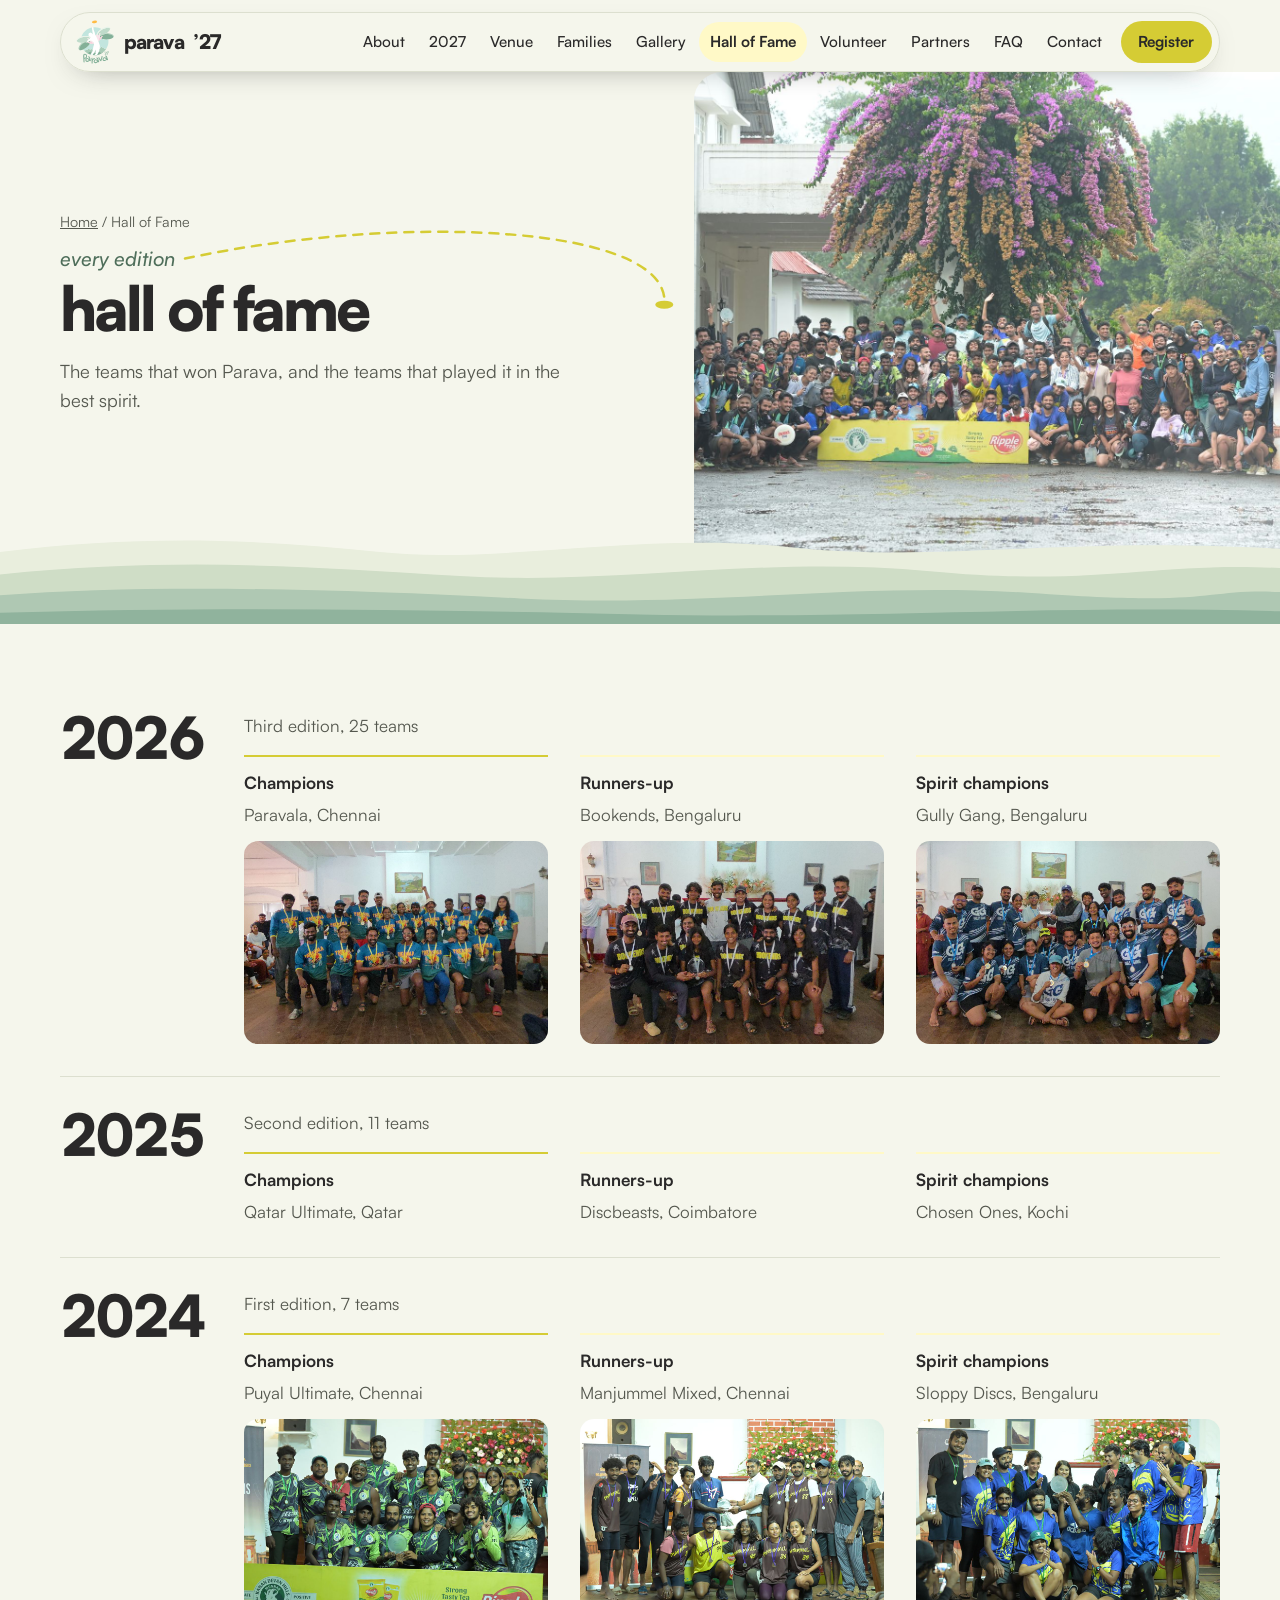
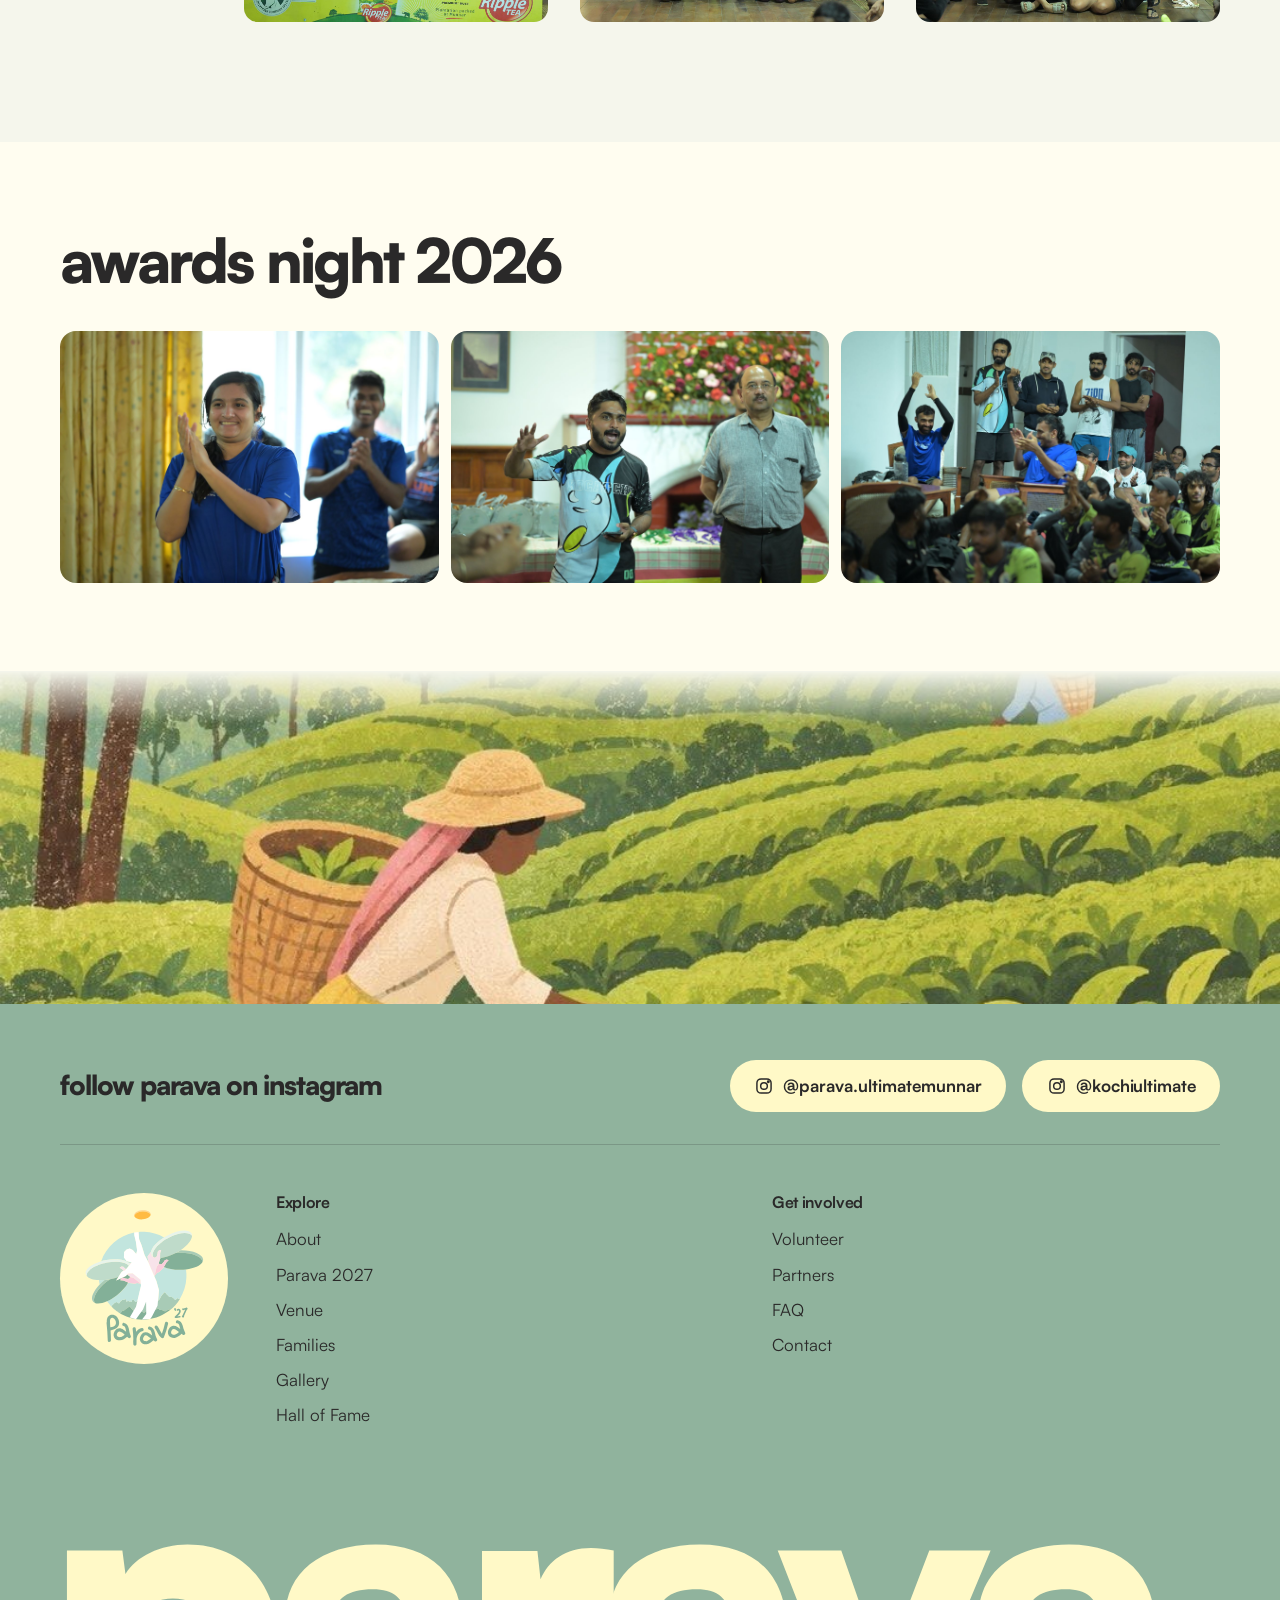
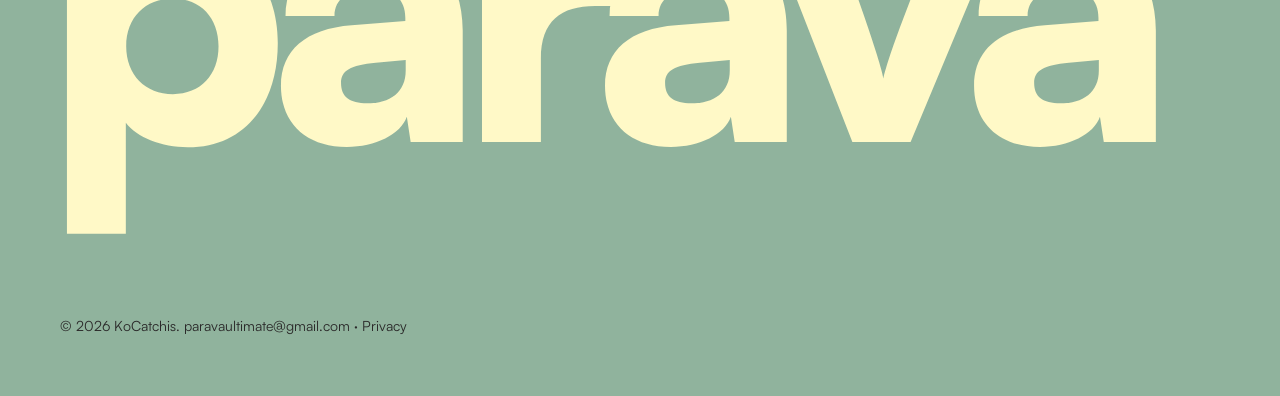
<file: hall-of-fame.html>
<!DOCTYPE html>
<html lang="en">
<head>
<meta charset="utf-8">
<meta name="viewport" content="width=device-width, initial-scale=1, viewport-fit=cover">
<title>Hall of Fame · Parava 2027</title>
<meta name="description" content="Champions, runners-up and spirit champions from every edition of Parava, the ultimate frisbee tournament in Munnar.">
<!-- Draft hosting on GitHub Pages: update these URLs when the real domain is live, and remove noindex at launch -->
<meta name="robots" content="noindex">
<meta property="og:type" content="website">
<meta property="og:site_name" content="Parava 2027">
<meta property="og:title" content="Hall of Fame · Parava 2027">
<meta property="og:description" content="Champions, runners-up and spirit champions from every edition of Parava, the ultimate frisbee tournament in Munnar.">
<meta property="og:url" content="https://paravaultimate.com/hall-of-fame.html">
<meta property="og:image" content="https://paravaultimate.com/assets/og-logo.jpg">
<meta property="og:image:alt" content="The Parava 2027 logo: a player leaping for a disc">
<meta property="og:image:width" content="1200">
<meta property="og:image:height" content="630">
<meta name="twitter:card" content="summary_large_image">
<link rel="icon" type="image/svg+xml" href="assets/logo-2027.svg">
<link rel="apple-touch-icon" href="assets/apple-touch-icon.png">
<link rel="preload" href="assets/fonts/satoshi-black.woff2" as="font" type="font/woff2" crossorigin>
<link rel="stylesheet" href="styles.css?v=20261122a">
</head>
<body>
<a class="skip" href="#main">Skip to content</a>
<svg width="0" height="0" style="position:absolute" aria-hidden="true"><defs>
  <symbol id="hills" viewBox="0 0 1280 120" preserveAspectRatio="none">
    <path style="fill:var(--hill-1)" d="M0 30 C140 8 260 14 380 30 S640 4 790 24 S1060 10 1280 26 V120 H0Z"/>
    <path style="fill:var(--hill-2)" d="M0 58 C180 36 300 48 460 60 S760 34 930 54 S1150 42 1280 50 V120 H0Z"/>
    <path style="fill:var(--hill-3)" d="M0 84 C150 70 330 76 520 88 S860 66 1040 82 S1200 76 1280 80 V120 H0Z"/>
    <path style="fill:var(--hill-4)" d="M0 106 C220 98 420 102 640 108 S1040 96 1280 104 V120 H0Z"/>
  </symbol>
</defs></svg>
<nav class="nav" aria-label="Main">
  <div class="wrap">
    <a class="brand" href="index.html"><img src="assets/logo-2027.svg" alt=""><b>Parava</b><span>’27</span></a>
    <button class="menu-btn" aria-expanded="false" aria-controls="menu" aria-label="Menu"><span class="burger" aria-hidden="true"><i></i><i></i><i></i></span></button>
    <ul id="menu"><li><a href="about.html">About</a></li><li><a href="tournament.html">2027</a></li><li><a href="venue.html">Venue</a></li><li><a href="families.html">Families</a></li><li><a href="gallery.html">Gallery</a></li><li><a href="hall-of-fame.html" aria-current="page">Hall of Fame</a></li><li><a href="volunteer.html">Volunteer</a></li><li><a href="partners.html">Partners</a></li><li><a href="faq.html">FAQ</a></li><li><a href="contact.html">Contact</a></li><li><a class="cta" href="tournament.html#register" data-reg>Register</a></li></ul>
  </div>
</nav>
<main id="main">
<header class="pagehead">
  <div class="wrap">
    <div>
      <p class="crumbs"><a href="index.html">Home</a> / Hall of Fame</p>
      <p class="kicker">every edition</p>
      <h1>Hall of Fame</h1>
      <p class="lede">The teams that won Parava, and the teams that played it in the best spirit.</p>
    </div>
    <div class="pic"><img src="assets/2026/ak-0989.jpg" alt="Everyone at Parava 2026 gathered for the awards under a flowering bougainvillea" fetchpriority="high"></div>
  </div>
  <div class="hills"><svg><use href="#hills"/></svg></div>
</header>
<section class="block">
<div class="wrap hof">
  <article class="hof-year">
    <h2>2026</h2>
    <p class="hof-note">Third edition, 25 teams</p>
    <dl>
        <div class="champ"><dt>Champions</dt><dd>Paravala, Chennai</dd><dd class="hof-pic"><img src="assets/hof/2026-champions.jpg" alt="Paravala, champions of Parava 2026, with the trophy" width="1200" height="800" loading="lazy"></dd></div>
        <div class="runner"><dt>Runners-up</dt><dd>Bookends, Bengaluru</dd><dd class="hof-pic"><img src="assets/hof/2026-runners-up.jpg" alt="Bookends, runners-up at Parava 2026" width="1200" height="800" loading="lazy"></dd></div>
        <div class="spirit"><dt>Spirit champions</dt><dd>Gully Gang, Bengaluru</dd><dd class="hof-pic"><img src="assets/hof/2026-spirit.jpg" alt="Gully Gang, spirit champions of Parava 2026" width="1200" height="800" loading="lazy"></dd></div>
    </dl>
  </article>
  <article class="hof-year">
    <h2>2025</h2>
    <p class="hof-note">Second edition, 11 teams</p>
    <dl>
        <div class="champ"><dt>Champions</dt><dd>Qatar Ultimate, Qatar</dd></div>
        <div class="runner"><dt>Runners-up</dt><dd>Discbeasts, Coimbatore</dd></div>
        <div class="spirit"><dt>Spirit champions</dt><dd>Chosen Ones, Kochi</dd></div>
    </dl>
  </article>
  <article class="hof-year">
    <h2>2024</h2>
    <p class="hof-note">First edition, 7 teams</p>
    <dl>
        <div class="champ"><dt>Champions</dt><dd>Puyal Ultimate, Chennai</dd><dd class="hof-pic"><img src="assets/hof/2024-champions.jpg" alt="Puyal Ultimate, champions of Parava 2024, with the trophy" width="1200" height="800" loading="lazy"></dd></div>
        <div class="runner"><dt>Runners-up</dt><dd>Manjummel Mixed, Chennai</dd><dd class="hof-pic"><img src="assets/hof/2024-runners-up.jpg" alt="Manjummel Mixed, runners-up at Parava 2024" width="1200" height="800" loading="lazy"></dd></div>
        <div class="spirit"><dt>Spirit champions</dt><dd>Sloppy Discs, Bengaluru</dd><dd class="hof-pic"><img src="assets/hof/2024-spirit.jpg" alt="Sloppy Discs, spirit champions of Parava 2024" width="1200" height="800" loading="lazy"></dd></div>
    </dl>
  </article>
</div>
</section>
<section class="block surface">
  <div class="wrap">
    <h2>Awards night 2026</h2>
    <div class="photo-row">
      <figure><img src="assets/2026/ak-0663.jpg" alt="A player claps and beams during the awards" loading="lazy"></figure>
      <figure><img src="assets/2026/ak-0617.jpg" alt="A player cheers as he is called up at the awards" loading="lazy"></figure>
      <figure><img src="assets/2026/ak-0660.jpg" alt="The room on its feet, cheering a team" loading="lazy"></figure>
    </div>
  </div>
</section>
</main>
<div class="ground" aria-hidden="true"></div>
<footer>
  <div class="wrap">
    <div class="follow">
      <p>Follow Parava on Instagram</p>
      <a class="btn btn-follow" href="https://www.instagram.com/parava.ultimatemunnar/" target="_blank" rel="noopener"><svg class="ig" viewBox="0 0 24 24" aria-hidden="true"><rect x="3.5" y="3.5" width="17" height="17" rx="5"/><circle cx="12" cy="12" r="4"/><circle cx="17.2" cy="6.8" r=".9"/></svg>@parava.ultimatemunnar</a>
      <a class="btn btn-follow" href="https://www.instagram.com/kochiultimate/" target="_blank" rel="noopener"><svg class="ig" viewBox="0 0 24 24" aria-hidden="true"><rect x="3.5" y="3.5" width="17" height="17" rx="5"/><circle cx="12" cy="12" r="4"/><circle cx="17.2" cy="6.8" r=".9"/></svg>@kochiultimate</a>
    </div>
    <div class="logo"><img src="assets/logo-2027.svg" alt="Parava logo" loading="lazy"></div>
    <div>
      <h3>Explore</h3>
      <ul><li><a href="about.html">About</a></li><li><a href="tournament.html">Parava 2027</a></li><li><a href="venue.html">Venue</a></li><li><a href="families.html">Families</a></li><li><a href="gallery.html">Gallery</a></li><li><a href="hall-of-fame.html">Hall of Fame</a></li></ul>
    </div>
    <div>
      <h3>Get involved</h3>
      <ul><li><a href="volunteer.html">Volunteer</a></li><li><a href="partners.html">Partners</a></li><li><a href="faq.html">FAQ</a></li><li><a href="contact.html">Contact</a></li></ul>
    </div>
    <p class="wordmark" aria-hidden="true">Parava</p>
    <p class="legal">© 2026 KoCatchis. <a href="mailto:paravaultimate@gmail.com">paravaultimate@gmail.com</a> · <a href="privacy.html">Privacy</a></p>
  </div>
</footer>
<script src="site.js?v=20261122a"></script>
</body>
</html>
</file>
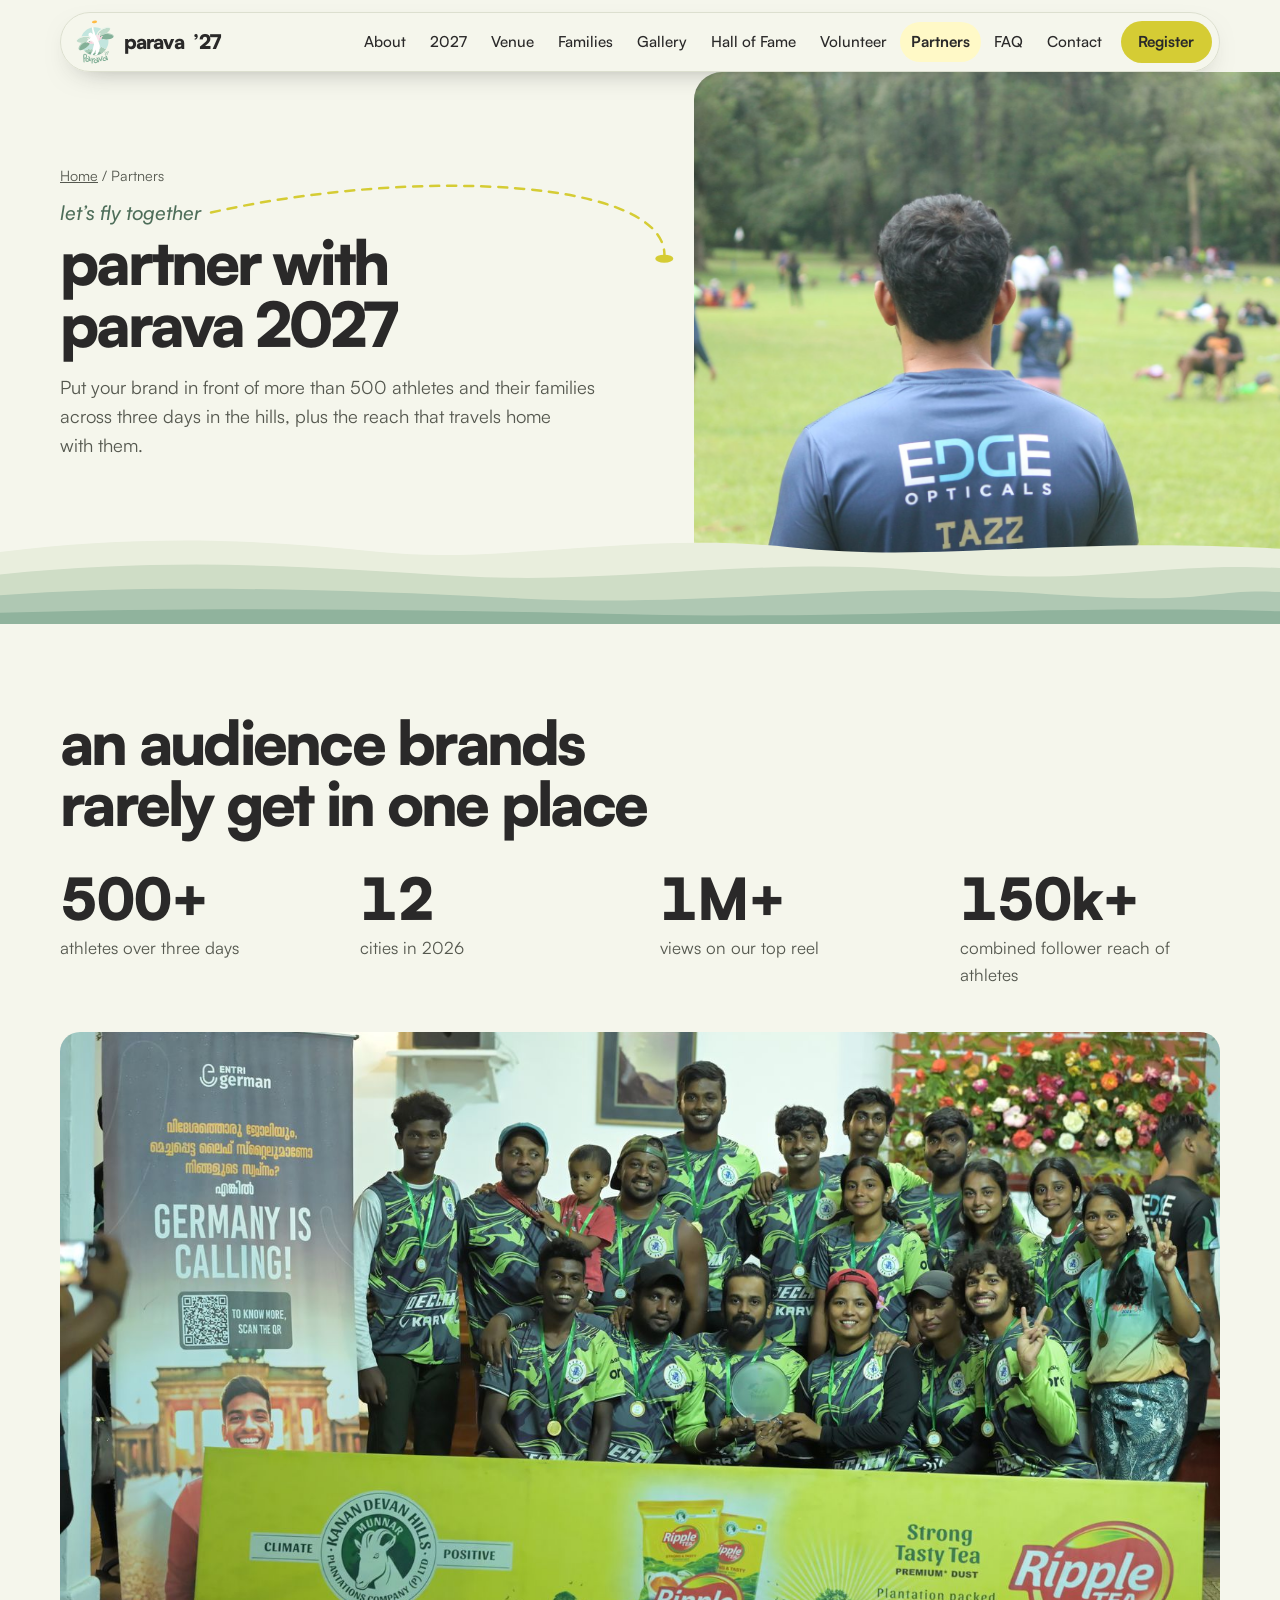
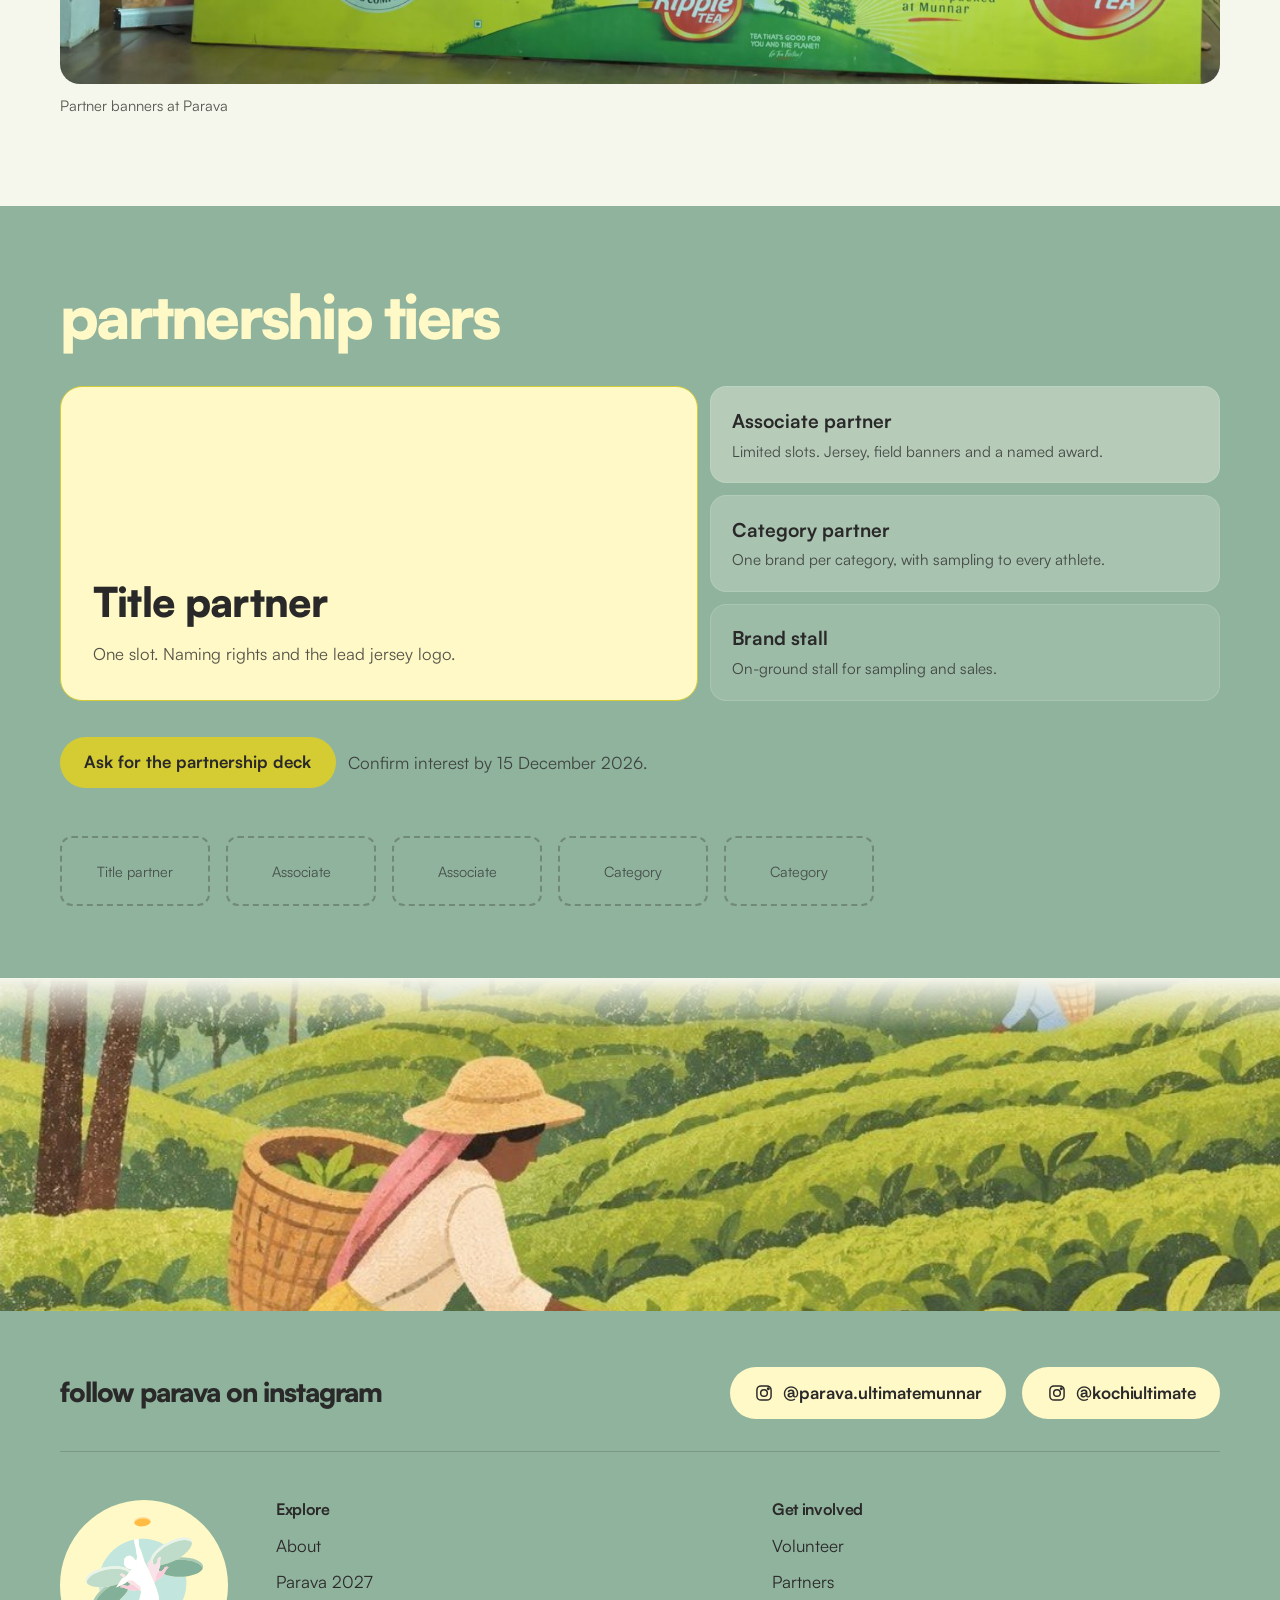
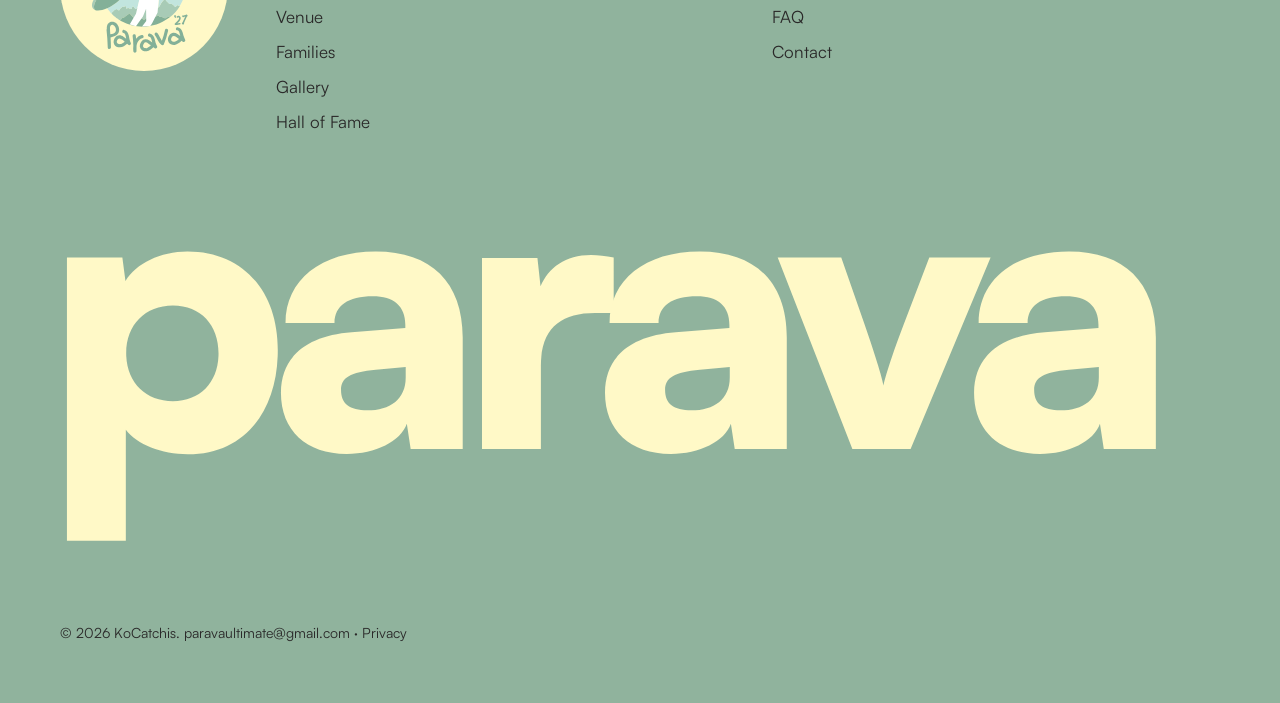
<file: partners.html>
<!DOCTYPE html>
<html lang="en">
<head>
<meta charset="utf-8">
<meta name="viewport" content="width=device-width, initial-scale=1, viewport-fit=cover">
<title>Partner with Parava · Parava 2027</title>
<meta name="description" content="Parava is KoCatchis’ flagship ultimate frisbee tournament: three days, 24 teams and more than 500 athletes at High Range Club, Munnar, 2-4 April 2027.">
<!-- Draft hosting on GitHub Pages: update these URLs when the real domain is live, and remove noindex at launch -->
<meta name="robots" content="noindex">
<meta property="og:type" content="website">
<meta property="og:site_name" content="Parava 2027">
<meta property="og:title" content="Partner with Parava · Parava 2027">
<meta property="og:description" content="Parava is KoCatchis’ flagship ultimate frisbee tournament: three days, 24 teams and more than 500 athletes at High Range Club, Munnar, 2-4 April 2027.">
<meta property="og:url" content="https://paravaultimate.com/partners.html">
<meta property="og:image" content="https://paravaultimate.com/assets/og-logo.jpg">
<meta property="og:image:alt" content="The Parava 2027 logo: a player leaping for a disc">
<meta property="og:image:width" content="1200">
<meta property="og:image:height" content="630">
<meta name="twitter:card" content="summary_large_image">
<link rel="icon" type="image/svg+xml" href="assets/logo-2027.svg">
<link rel="apple-touch-icon" href="assets/apple-touch-icon.png">
<link rel="preload" href="assets/fonts/satoshi-black.woff2" as="font" type="font/woff2" crossorigin>
<link rel="stylesheet" href="styles.css?v=20261122a">
</head>
<body>
<a class="skip" href="#main">Skip to content</a>
<svg width="0" height="0" style="position:absolute" aria-hidden="true"><defs>
  <symbol id="hills" viewBox="0 0 1280 120" preserveAspectRatio="none">
    <path style="fill:var(--hill-1)" d="M0 30 C140 8 260 14 380 30 S640 4 790 24 S1060 10 1280 26 V120 H0Z"/>
    <path style="fill:var(--hill-2)" d="M0 58 C180 36 300 48 460 60 S760 34 930 54 S1150 42 1280 50 V120 H0Z"/>
    <path style="fill:var(--hill-3)" d="M0 84 C150 70 330 76 520 88 S860 66 1040 82 S1200 76 1280 80 V120 H0Z"/>
    <path style="fill:var(--hill-4)" d="M0 106 C220 98 420 102 640 108 S1040 96 1280 104 V120 H0Z"/>
  </symbol>
</defs></svg>
<nav class="nav" aria-label="Main">
  <div class="wrap">
    <a class="brand" href="index.html"><img src="assets/logo-2027.svg" alt=""><b>Parava</b><span>’27</span></a>
    <button class="menu-btn" aria-expanded="false" aria-controls="menu" aria-label="Menu"><span class="burger" aria-hidden="true"><i></i><i></i><i></i></span></button>
    <ul id="menu"><li><a href="about.html">About</a></li><li><a href="tournament.html">2027</a></li><li><a href="venue.html">Venue</a></li><li><a href="families.html">Families</a></li><li><a href="gallery.html">Gallery</a></li><li><a href="hall-of-fame.html">Hall of Fame</a></li><li><a href="volunteer.html">Volunteer</a></li><li><a href="partners.html" aria-current="page">Partners</a></li><li><a href="faq.html">FAQ</a></li><li><a href="contact.html">Contact</a></li><li><a class="cta" href="tournament.html#register" data-reg>Register</a></li></ul>
  </div>
</nav>
<main id="main">
<header class="pagehead">
  <div class="wrap">
    <div>
      <p class="crumbs"><a href="index.html">Home</a> / Partners</p>
      <p class="kicker">let’s fly together</p>
      <h1>Partner with Parava 2027</h1>
      <p class="lede">Put your brand in front of more than 500 athletes and their families across three days in the hills, plus the reach that travels home with them.</p>
    </div>
    <div class="pic"><img src="assets/2026/p26-3611.jpg" alt="A player in an Edge Opticals sponsored jersey watches the game" fetchpriority="high"></div>
  </div>
  <div class="hills"><svg><use href="#hills"/></svg></div>
</header>
<section class="block">
  <div class="wrap">
    <h2>An audience brands rarely get in one place</h2>
    <div class="stats stats-4 on-light">
      <div class="stat"><b>500+</b><span>athletes over three days</span></div>
      <div class="stat"><b>12</b><span>cities in 2026</span></div>
      <div class="stat"><b>1M+</b><span>views on our top reel</span></div>
      <div class="stat"><b>150k+</b><span>combined follower reach of athletes</span></div>
    </div>
    <figure class="wide-photo"><img src="assets/2026/ak-0941.jpg" alt="A team poses with partner banners at the 2026 awards night" loading="lazy"><figcaption>Partner banners at Parava</figcaption></figure>
  </div>
</section>
<section class="partner">
  <div class="wrap">
    <h2>Partnership tiers</h2>
    <div class="tiers ladder">
      <div class="tier lead"><b>Title partner</b><span>One slot. Naming rights and the lead jersey logo.</span></div>
      <div class="tier"><b>Associate partner</b><span>Limited slots. Jersey, field banners and a named award.</span></div>
      <div class="tier"><b>Category partner</b><span>One brand per category, with sampling to every athlete.</span></div>
      <div class="tier"><b>Brand stall</b><span>On-ground stall for sampling and sales.</span></div>
    </div>
    <div class="btns">
      <a class="btn btn-disc" href="mailto:paravaultimate@gmail.com?subject=Parava%202027%20partnership">Ask for the partnership deck</a>
      <span class="deadline">Confirm interest by 15 December 2026.</span>
    </div>
    <div class="slots" aria-label="Partners">
      <div class="slot">Title partner</div><div class="slot">Associate</div><div class="slot">Associate</div><div class="slot">Category</div><div class="slot">Category</div>
    </div>
  </div>
</section>
</main>
<div class="ground" aria-hidden="true"></div>
<footer>
  <div class="wrap">
    <div class="follow">
      <p>Follow Parava on Instagram</p>
      <a class="btn btn-follow" href="https://www.instagram.com/parava.ultimatemunnar/" target="_blank" rel="noopener"><svg class="ig" viewBox="0 0 24 24" aria-hidden="true"><rect x="3.5" y="3.5" width="17" height="17" rx="5"/><circle cx="12" cy="12" r="4"/><circle cx="17.2" cy="6.8" r=".9"/></svg>@parava.ultimatemunnar</a>
      <a class="btn btn-follow" href="https://www.instagram.com/kochiultimate/" target="_blank" rel="noopener"><svg class="ig" viewBox="0 0 24 24" aria-hidden="true"><rect x="3.5" y="3.5" width="17" height="17" rx="5"/><circle cx="12" cy="12" r="4"/><circle cx="17.2" cy="6.8" r=".9"/></svg>@kochiultimate</a>
    </div>
    <div class="logo"><img src="assets/logo-2027.svg" alt="Parava logo" loading="lazy"></div>
    <div>
      <h3>Explore</h3>
      <ul><li><a href="about.html">About</a></li><li><a href="tournament.html">Parava 2027</a></li><li><a href="venue.html">Venue</a></li><li><a href="families.html">Families</a></li><li><a href="gallery.html">Gallery</a></li><li><a href="hall-of-fame.html">Hall of Fame</a></li></ul>
    </div>
    <div>
      <h3>Get involved</h3>
      <ul><li><a href="volunteer.html">Volunteer</a></li><li><a href="partners.html">Partners</a></li><li><a href="faq.html">FAQ</a></li><li><a href="contact.html">Contact</a></li></ul>
    </div>
    <p class="wordmark" aria-hidden="true">Parava</p>
    <p class="legal">© 2026 KoCatchis. <a href="mailto:paravaultimate@gmail.com">paravaultimate@gmail.com</a> · <a href="privacy.html">Privacy</a></p>
  </div>
</footer>
<script src="site.js?v=20261122a"></script>
</body>
</html>
</file>
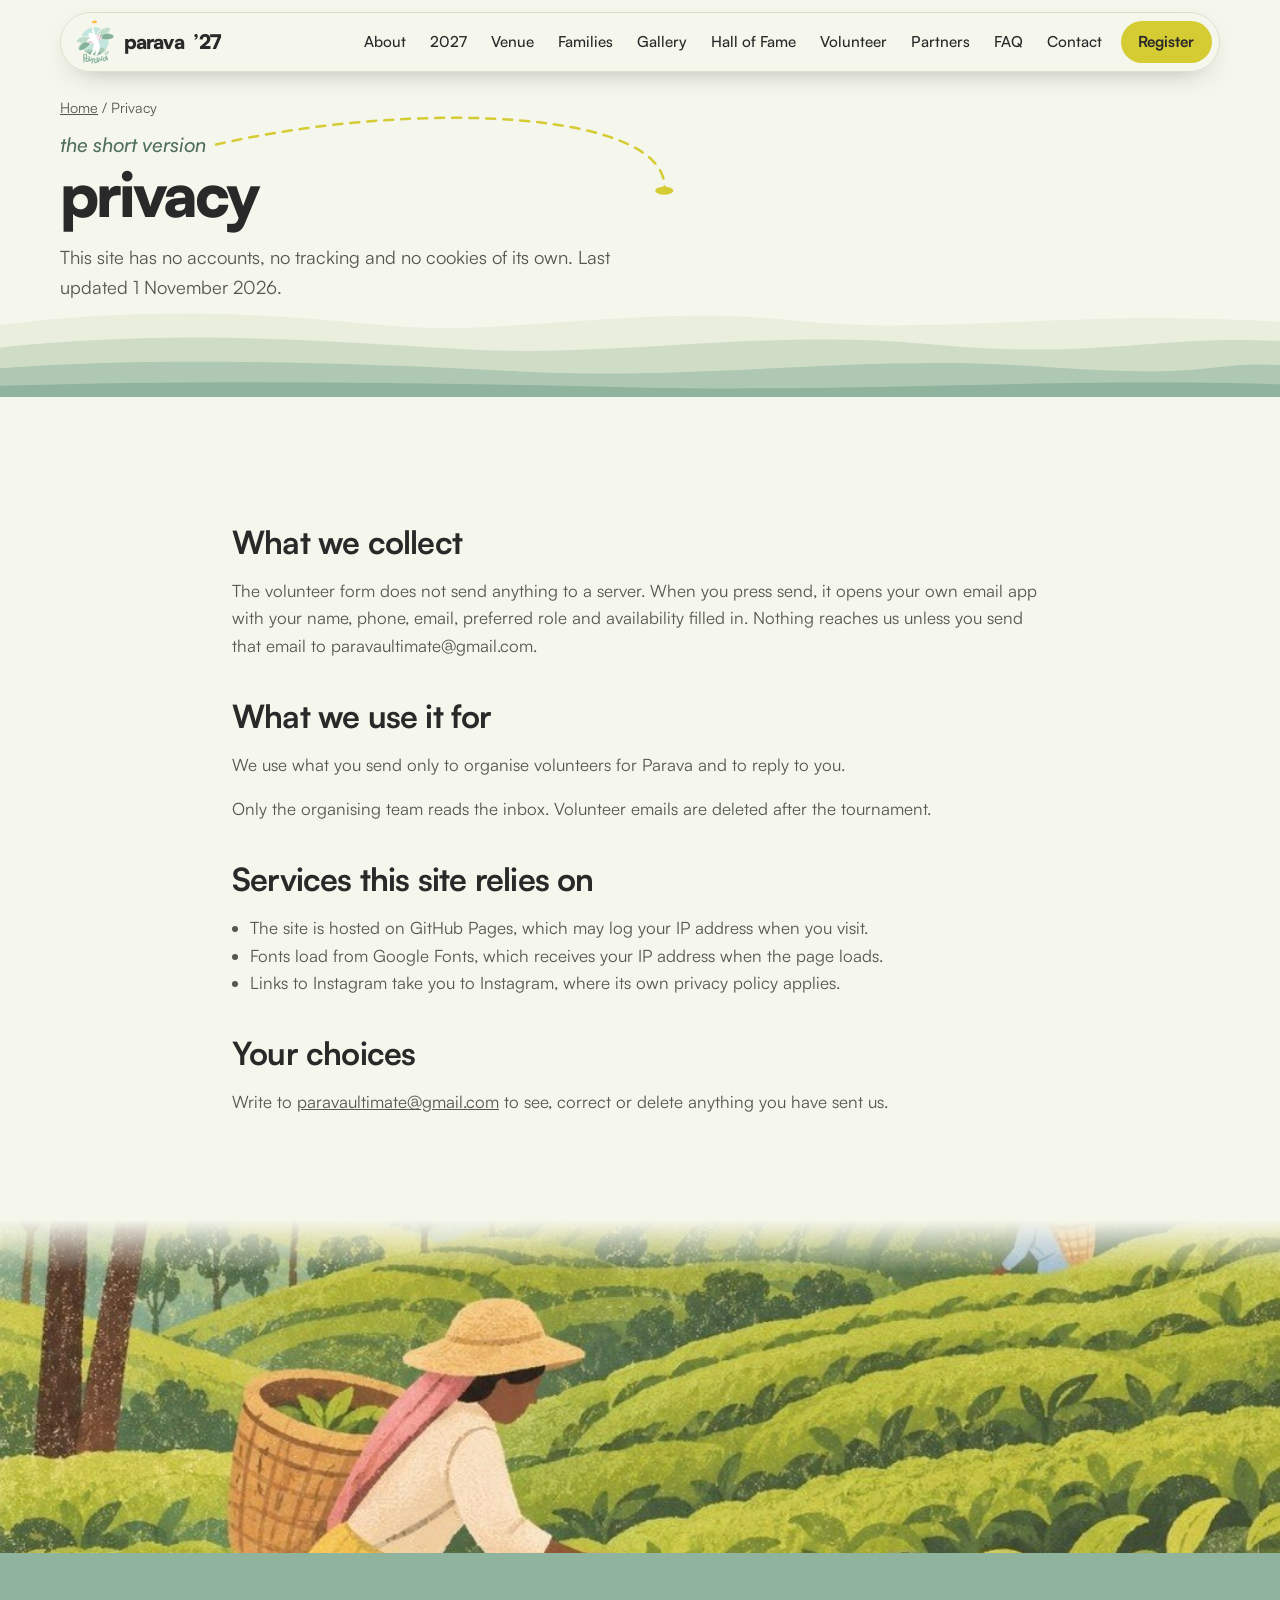
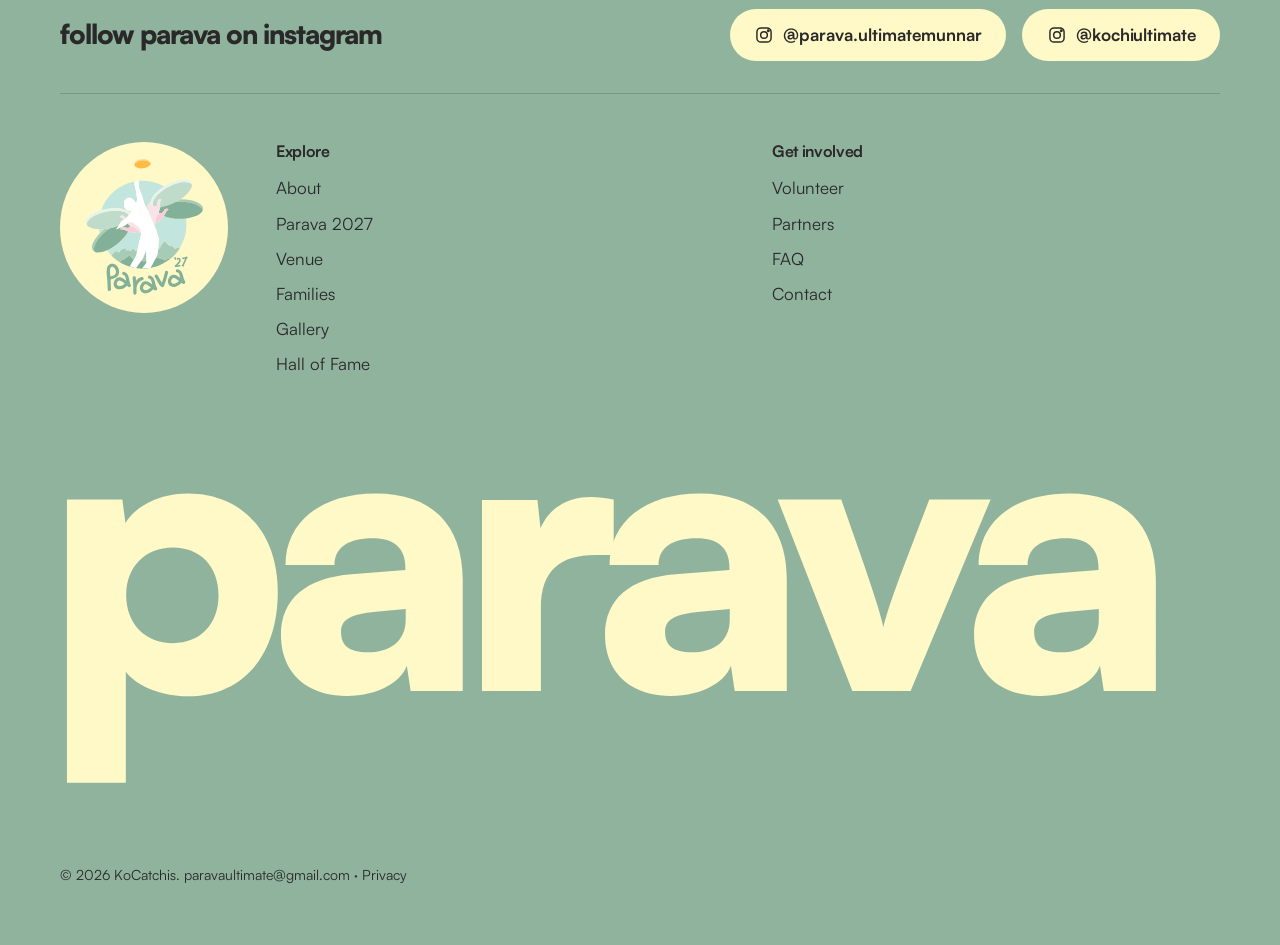
<file: privacy.html>
<!DOCTYPE html>
<html lang="en">
<head>
<meta charset="utf-8">
<meta name="viewport" content="width=device-width, initial-scale=1, viewport-fit=cover">
<title>Privacy · Parava 2027</title>
<meta name="description" content="How the Parava 2027 website handles the details you send us.">
<!-- Draft hosting on GitHub Pages: update these URLs when the real domain is live, and remove noindex at launch -->
<meta name="robots" content="noindex">
<meta property="og:type" content="website">
<meta property="og:site_name" content="Parava 2027">
<meta property="og:title" content="Privacy · Parava 2027">
<meta property="og:description" content="How the Parava 2027 website handles the details you send us.">
<meta property="og:url" content="https://paravaultimate.com/privacy.html">
<meta property="og:image" content="https://paravaultimate.com/assets/og-logo.jpg">
<meta property="og:image:alt" content="The Parava 2027 logo: a player leaping for a disc">
<meta property="og:image:width" content="1200">
<meta property="og:image:height" content="630">
<meta name="twitter:card" content="summary_large_image">
<link rel="icon" type="image/svg+xml" href="assets/logo-2027.svg">
<link rel="apple-touch-icon" href="assets/apple-touch-icon.png">
<link rel="preload" href="assets/fonts/satoshi-black.woff2" as="font" type="font/woff2" crossorigin>
<link rel="stylesheet" href="styles.css?v=20261122a">
</head>
<body>
<a class="skip" href="#main">Skip to content</a>
<svg width="0" height="0" style="position:absolute" aria-hidden="true"><defs>
  <symbol id="hills" viewBox="0 0 1280 120" preserveAspectRatio="none">
    <path style="fill:var(--hill-1)" d="M0 30 C140 8 260 14 380 30 S640 4 790 24 S1060 10 1280 26 V120 H0Z"/>
    <path style="fill:var(--hill-2)" d="M0 58 C180 36 300 48 460 60 S760 34 930 54 S1150 42 1280 50 V120 H0Z"/>
    <path style="fill:var(--hill-3)" d="M0 84 C150 70 330 76 520 88 S860 66 1040 82 S1200 76 1280 80 V120 H0Z"/>
    <path style="fill:var(--hill-4)" d="M0 106 C220 98 420 102 640 108 S1040 96 1280 104 V120 H0Z"/>
  </symbol>
</defs></svg>
<nav class="nav" aria-label="Main">
  <div class="wrap">
    <a class="brand" href="index.html"><img src="assets/logo-2027.svg" alt=""><b>Parava</b><span>’27</span></a>
    <button class="menu-btn" aria-expanded="false" aria-controls="menu" aria-label="Menu"><span class="burger" aria-hidden="true"><i></i><i></i><i></i></span></button>
    <ul id="menu"><li><a href="about.html">About</a></li><li><a href="tournament.html">2027</a></li><li><a href="venue.html">Venue</a></li><li><a href="families.html">Families</a></li><li><a href="gallery.html">Gallery</a></li><li><a href="hall-of-fame.html">Hall of Fame</a></li><li><a href="volunteer.html">Volunteer</a></li><li><a href="partners.html">Partners</a></li><li><a href="faq.html">FAQ</a></li><li><a href="contact.html">Contact</a></li><li><a class="cta" href="tournament.html#register" data-reg>Register</a></li></ul>
  </div>
</nav>
<main id="main">
<header class="pagehead">
  <div class="wrap">
    <div>
      <p class="crumbs"><a href="index.html">Home</a> / Privacy</p>
      <p class="kicker">the short version</p>
      <h1>Privacy</h1>
      <p class="lede">This site has no accounts, no tracking and no cookies of its own. Last updated 1 November 2026.</p>
    </div>
  </div>
  <div class="hills"><svg><use href="#hills"/></svg></div>
</header>
<section class="block">
  <div class="wrap prose">
    <h2>What we collect</h2>
    <p>The volunteer form does not send anything to a server. When you press send, it opens your own email app with your name, phone, email, preferred role and availability filled in. Nothing reaches us unless you send that email to paravaultimate@gmail.com.</p>
    <h2>What we use it for</h2>
    <p>We use what you send only to organise volunteers for Parava and to reply to you.</p>
    <p>Only the organising team reads the inbox. Volunteer emails are deleted after the tournament.</p>
    <h2>Services this site relies on</h2>
    <ul>
      <li>The site is hosted on GitHub Pages, which may log your IP address when you visit.</li>
      <li>Fonts load from Google Fonts, which receives your IP address when the page loads.</li>
      <li>Links to Instagram take you to Instagram, where its own privacy policy applies.</li>
    </ul>
    <h2>Your choices</h2>
    <p>Write to <a href="mailto:paravaultimate@gmail.com">paravaultimate@gmail.com</a> to see, correct or delete anything you have sent us.</p>
  </div>
</section>
</main>
<div class="ground" aria-hidden="true"></div>
<footer>
  <div class="wrap">
    <div class="follow">
      <p>Follow Parava on Instagram</p>
      <a class="btn btn-follow" href="https://www.instagram.com/parava.ultimatemunnar/" target="_blank" rel="noopener"><svg class="ig" viewBox="0 0 24 24" aria-hidden="true"><rect x="3.5" y="3.5" width="17" height="17" rx="5"/><circle cx="12" cy="12" r="4"/><circle cx="17.2" cy="6.8" r=".9"/></svg>@parava.ultimatemunnar</a>
      <a class="btn btn-follow" href="https://www.instagram.com/kochiultimate/" target="_blank" rel="noopener"><svg class="ig" viewBox="0 0 24 24" aria-hidden="true"><rect x="3.5" y="3.5" width="17" height="17" rx="5"/><circle cx="12" cy="12" r="4"/><circle cx="17.2" cy="6.8" r=".9"/></svg>@kochiultimate</a>
    </div>
    <div class="logo"><img src="assets/logo-2027.svg" alt="Parava logo" loading="lazy"></div>
    <div>
      <h3>Explore</h3>
      <ul><li><a href="about.html">About</a></li><li><a href="tournament.html">Parava 2027</a></li><li><a href="venue.html">Venue</a></li><li><a href="families.html">Families</a></li><li><a href="gallery.html">Gallery</a></li><li><a href="hall-of-fame.html">Hall of Fame</a></li></ul>
    </div>
    <div>
      <h3>Get involved</h3>
      <ul><li><a href="volunteer.html">Volunteer</a></li><li><a href="partners.html">Partners</a></li><li><a href="faq.html">FAQ</a></li><li><a href="contact.html">Contact</a></li></ul>
    </div>
    <p class="wordmark" aria-hidden="true">Parava</p>
    <p class="legal">© 2026 KoCatchis. <a href="mailto:paravaultimate@gmail.com">paravaultimate@gmail.com</a> · <a href="privacy.html" aria-current="page">Privacy</a></p>
  </div>
</footer>
<script src="site.js?v=20261122a"></script>
</body>
</html>
</file>
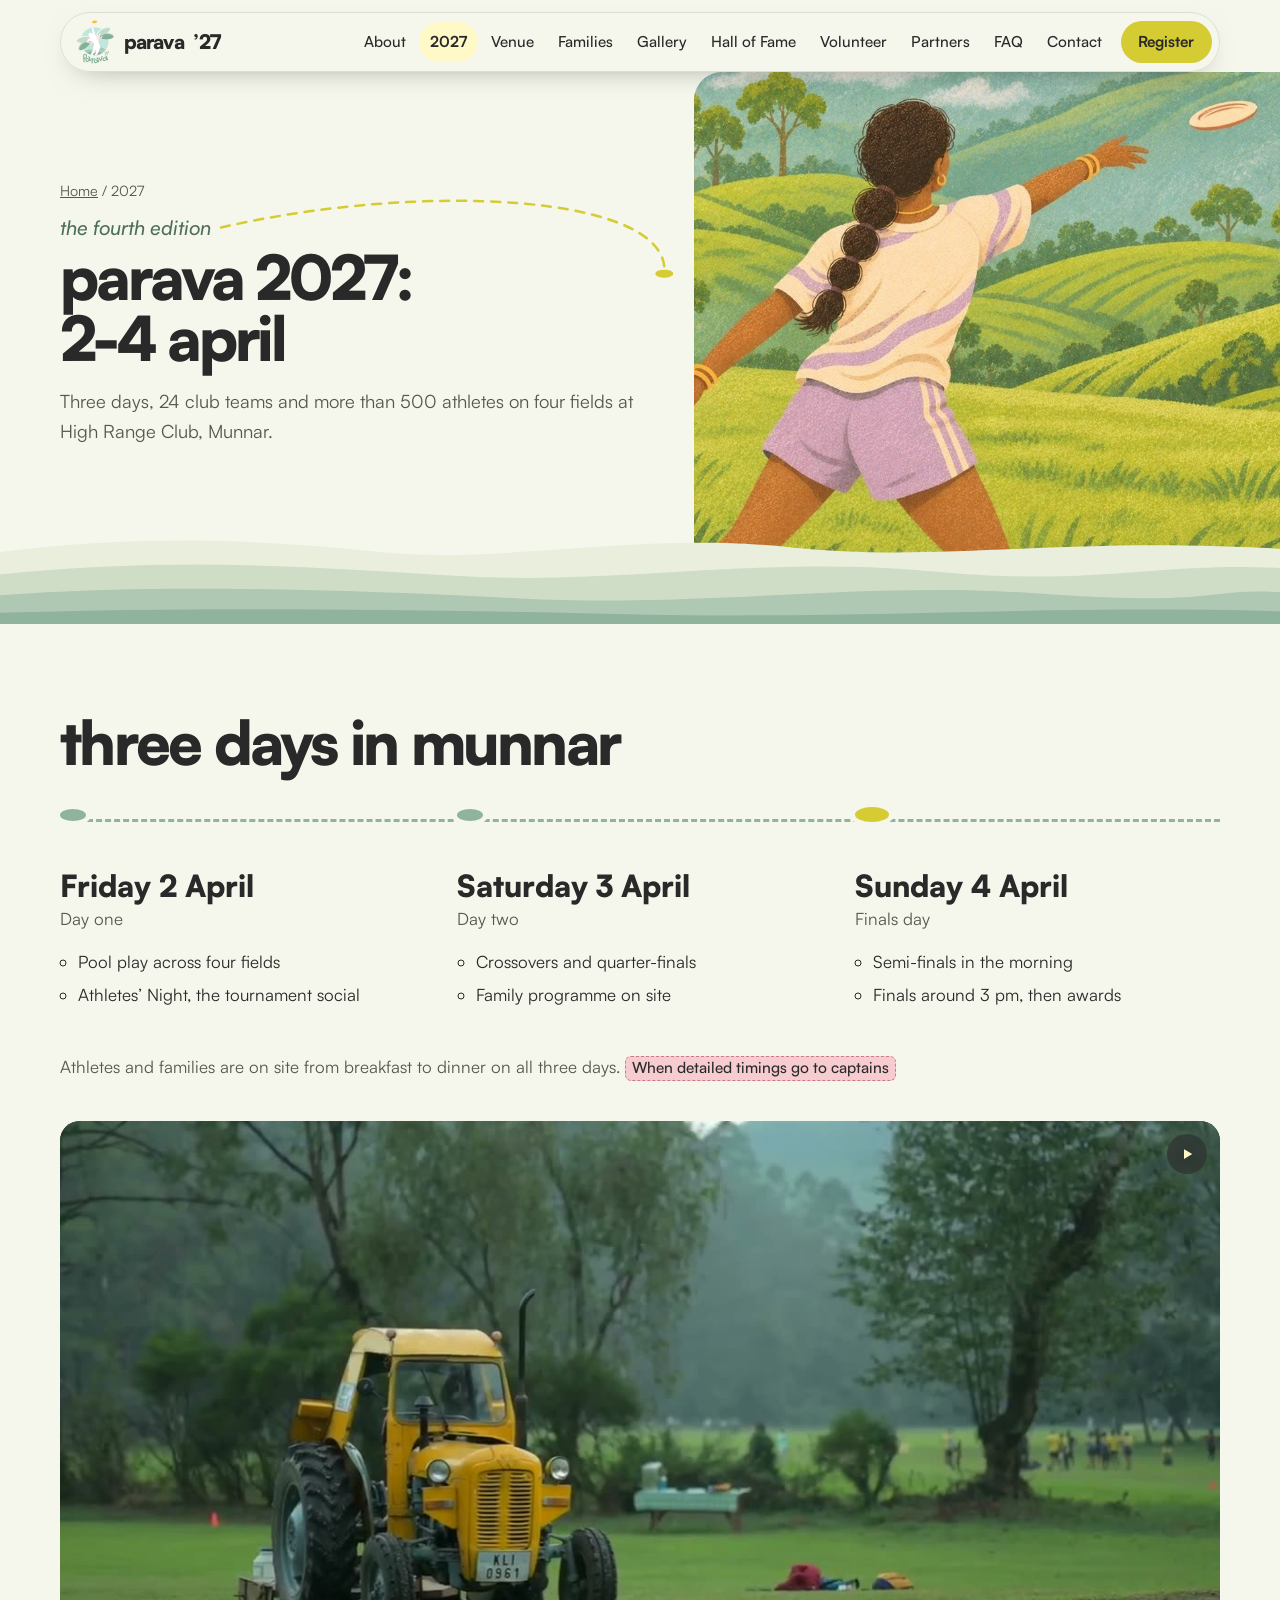
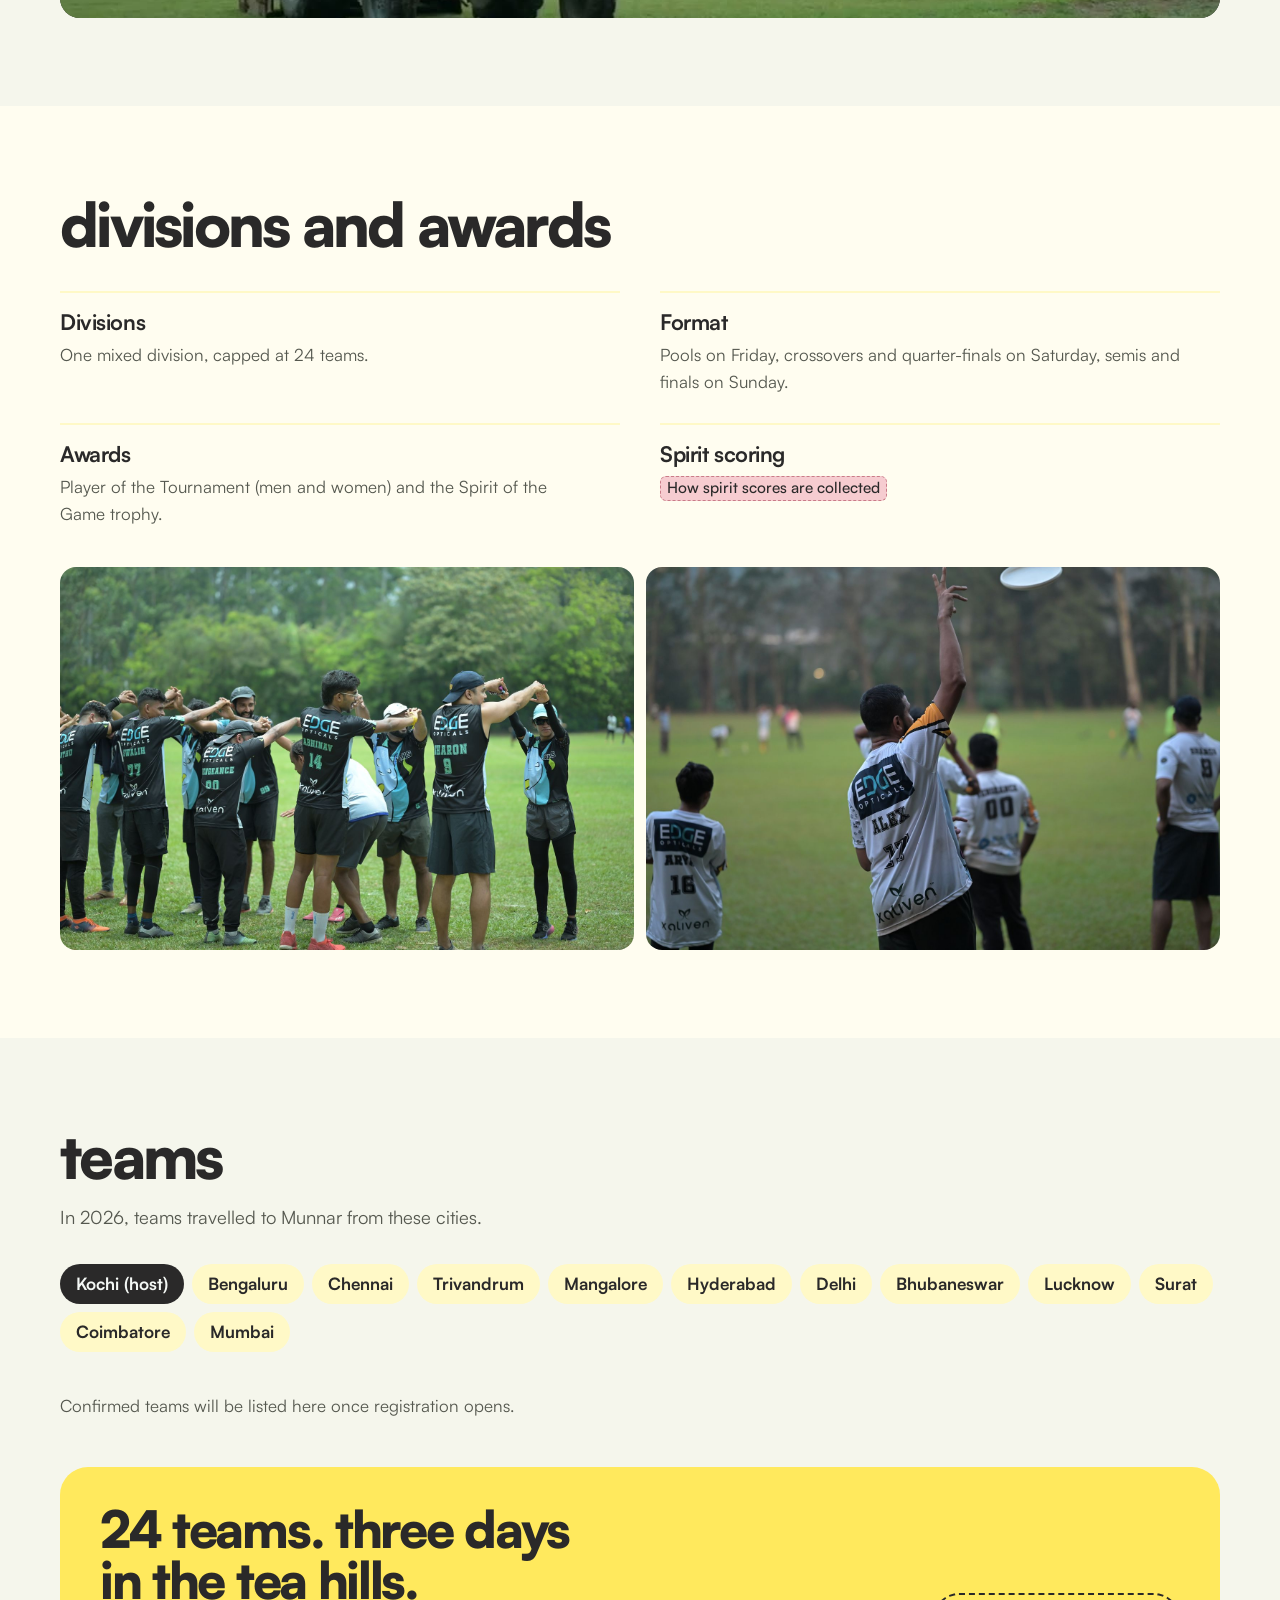
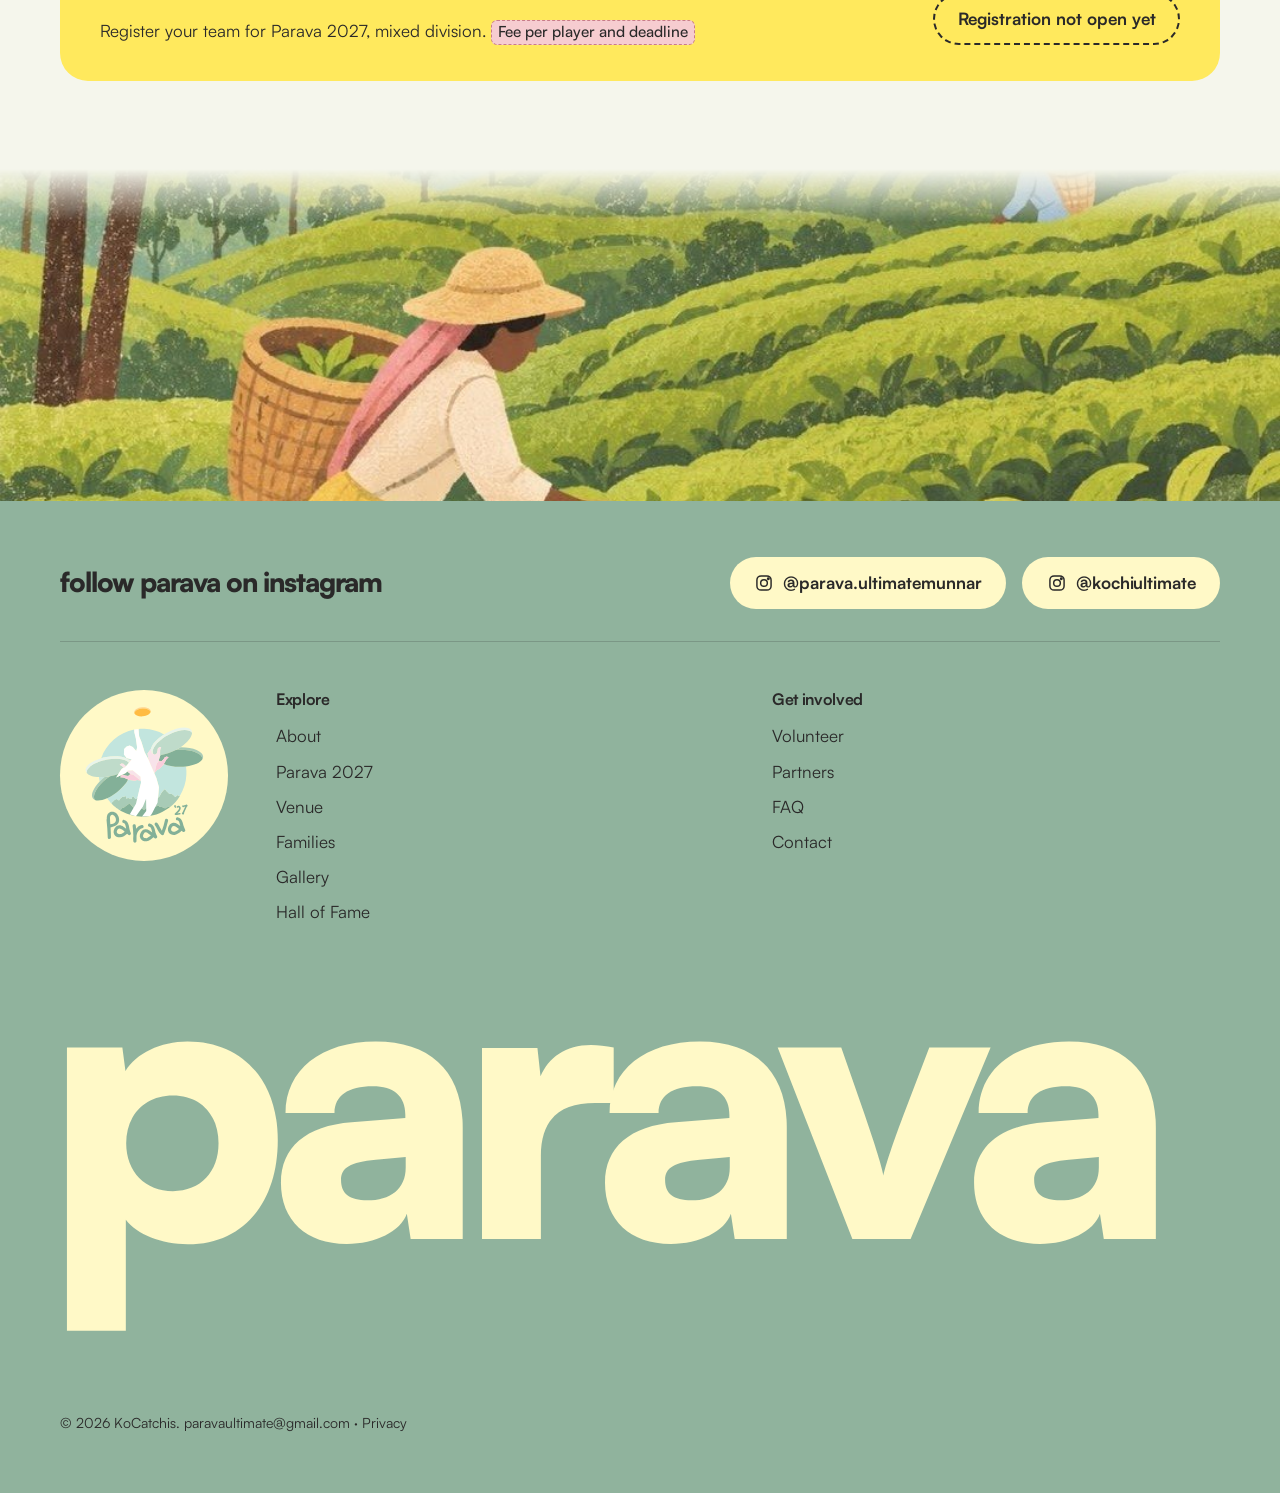
<file: tournament.html>
<!DOCTYPE html>
<html lang="en">
<head>
<meta charset="utf-8">
<meta name="viewport" content="width=device-width, initial-scale=1, viewport-fit=cover">
<title>The 2027 tournament · Parava 2027</title>
<meta name="description" content="Parava is KoCatchis’ flagship ultimate frisbee tournament: three days, 24 teams and more than 500 athletes at High Range Club, Munnar, 2-4 April 2027.">
<!-- Draft hosting on GitHub Pages: update these URLs when the real domain is live, and remove noindex at launch -->
<meta name="robots" content="noindex">
<meta property="og:type" content="website">
<meta property="og:site_name" content="Parava 2027">
<meta property="og:title" content="The 2027 tournament · Parava 2027">
<meta property="og:description" content="Parava is KoCatchis’ flagship ultimate frisbee tournament: three days, 24 teams and more than 500 athletes at High Range Club, Munnar, 2-4 April 2027.">
<meta property="og:url" content="https://paravaultimate.com/tournament.html">
<meta property="og:image" content="https://paravaultimate.com/assets/og-logo.jpg">
<meta property="og:image:alt" content="The Parava 2027 logo: a player leaping for a disc">
<meta property="og:image:width" content="1200">
<meta property="og:image:height" content="630">
<meta name="twitter:card" content="summary_large_image">
<link rel="icon" type="image/svg+xml" href="assets/logo-2027.svg">
<link rel="apple-touch-icon" href="assets/apple-touch-icon.png">
<link rel="preload" href="assets/fonts/satoshi-black.woff2" as="font" type="font/woff2" crossorigin>
<link rel="stylesheet" href="styles.css?v=20261122a">
</head>
<body>
<a class="skip" href="#main">Skip to content</a>
<svg width="0" height="0" style="position:absolute" aria-hidden="true"><defs>
  <symbol id="hills" viewBox="0 0 1280 120" preserveAspectRatio="none">
    <path style="fill:var(--hill-1)" d="M0 30 C140 8 260 14 380 30 S640 4 790 24 S1060 10 1280 26 V120 H0Z"/>
    <path style="fill:var(--hill-2)" d="M0 58 C180 36 300 48 460 60 S760 34 930 54 S1150 42 1280 50 V120 H0Z"/>
    <path style="fill:var(--hill-3)" d="M0 84 C150 70 330 76 520 88 S860 66 1040 82 S1200 76 1280 80 V120 H0Z"/>
    <path style="fill:var(--hill-4)" d="M0 106 C220 98 420 102 640 108 S1040 96 1280 104 V120 H0Z"/>
  </symbol>
</defs></svg>
<nav class="nav" aria-label="Main">
  <div class="wrap">
    <a class="brand" href="index.html"><img src="assets/logo-2027.svg" alt=""><b>Parava</b><span>’27</span></a>
    <button class="menu-btn" aria-expanded="false" aria-controls="menu" aria-label="Menu"><span class="burger" aria-hidden="true"><i></i><i></i><i></i></span></button>
    <ul id="menu"><li><a href="about.html">About</a></li><li><a href="tournament.html" aria-current="page">2027</a></li><li><a href="venue.html">Venue</a></li><li><a href="families.html">Families</a></li><li><a href="gallery.html">Gallery</a></li><li><a href="hall-of-fame.html">Hall of Fame</a></li><li><a href="volunteer.html">Volunteer</a></li><li><a href="partners.html">Partners</a></li><li><a href="faq.html">FAQ</a></li><li><a href="contact.html">Contact</a></li><li><a class="cta" href="tournament.html#register" data-reg>Register</a></li></ul>
  </div>
</nav>
<main id="main">
<header class="pagehead">
  <div class="wrap">
    <div>
      <p class="crumbs"><a href="index.html">Home</a> / 2027</p>
      <p class="kicker">the fourth edition</p>
      <h1>Parava 2027: 2-4 April</h1>
      <p class="lede">Three days, 24 club teams and more than 500 athletes on four fields at High Range Club, Munnar.</p>
    </div>
    <div class="pic art"><img src="assets/art/thrower-hills.jpg" alt="Illustration: a player throws a disc across the green hills" fetchpriority="high"></div>
  </div>
  <div class="hills"><svg><use href="#hills"/></svg></div>
</header>
<section class="block">
  <div class="wrap">
    <h2>Three days in Munnar</h2>
    <ol class="days timeline">
      <li class="day"><div class="d">Friday 2 April</div><div class="dd">Day one</div><ul><li>Pool play across four fields</li><li>Athletes’ Night, the tournament social</li></ul></li>
      <li class="day"><div class="d">Saturday 3 April</div><div class="dd">Day two</div><ul><li>Crossovers and quarter-finals</li><li>Family programme on site</li></ul></li>
      <li class="day"><div class="d">Sunday 4 April</div><div class="dd">Finals day</div><ul><li>Semi-finals in the morning</li><li>Finals around 3 pm, then awards</li></ul></li>
    </ol>
    <p class="after">Athletes and families are on site from breakfast to dinner on all three days. <span class="tbc">When detailed timings go to captains</span></p>
    <div class="vid-strip"><video class="loop" autoplay muted loop playsinline preload="metadata" poster="assets/video/loop-people.jpg" aria-label="Video: the field through the day and into the night at Parava 2026"><source src="assets/video/loop-people.mp4" type="video/mp4"></video><button class="vid-toggle" type="button" aria-label="Pause the video" hidden><svg viewBox="0 0 24 24" aria-hidden="true"><rect class="i-pause" x="7" y="5" width="3.5" height="14" rx="1"/><rect class="i-pause" x="13.5" y="5" width="3.5" height="14" rx="1"/><path class="i-play" d="M8 5.5v13l11-6.5z"/></svg></button></div>
  </div>
</section>
<section class="block surface">
  <div class="wrap">
    <h2>Divisions and awards</h2>
    <div class="feat">
      <div><h3>Divisions</h3><p>One mixed division, capped at 24 teams.</p></div>
      <div><h3>Format</h3><p>Pools on Friday, crossovers and quarter-finals on Saturday, semis and finals on Sunday.</p></div>
      <div><h3>Awards</h3><p>Player of the Tournament (men and women) and the Spirit of the Game trophy.</p></div>
      <div><h3>Spirit scoring</h3><p><span class="tbc">How spirit scores are collected</span></p></div>
    </div>
    <div class="photo-row two">
      <figure><img src="assets/2026/ak-0445.jpg" alt="Two teams arm in arm in a spirit circle after a game" loading="lazy"></figure>
      <figure><img src="assets/2026/ak-9408.jpg" alt="A player stretches high to catch the disc" loading="lazy"></figure>
    </div>
  </div>
</section>
<section class="block" id="teams">
  <div class="wrap">
    <h2>Teams</h2>
    <p class="lede">In 2026, teams travelled to Munnar from these cities.</p>
    <ul class="cities">
      <li class="host">Kochi (host)</li><li>Bengaluru</li><li>Chennai</li><li>Trivandrum</li><li>Mangalore</li><li>Hyderabad</li><li>Delhi</li><li>Bhubaneswar</li><li>Lucknow</li><li>Surat</li><li>Coimbatore</li><li>Mumbai</li>
    </ul>
    <p class="after">Confirmed teams will be listed here once registration opens.</p>
    <div class="reg reg-band" id="register">
      <p><b>24 teams. Three days in the tea hills.</b>Register your team for Parava 2027, mixed division. <span class="tbc">Fee per player and deadline</span></p>
      <span class="btn btn-disc is-disabled" aria-disabled="true">Registration not open yet</span>
    </div>
  </div>
</section>
</main>
<div class="ground" aria-hidden="true"></div>
<footer>
  <div class="wrap">
    <div class="follow">
      <p>Follow Parava on Instagram</p>
      <a class="btn btn-follow" href="https://www.instagram.com/parava.ultimatemunnar/" target="_blank" rel="noopener"><svg class="ig" viewBox="0 0 24 24" aria-hidden="true"><rect x="3.5" y="3.5" width="17" height="17" rx="5"/><circle cx="12" cy="12" r="4"/><circle cx="17.2" cy="6.8" r=".9"/></svg>@parava.ultimatemunnar</a>
      <a class="btn btn-follow" href="https://www.instagram.com/kochiultimate/" target="_blank" rel="noopener"><svg class="ig" viewBox="0 0 24 24" aria-hidden="true"><rect x="3.5" y="3.5" width="17" height="17" rx="5"/><circle cx="12" cy="12" r="4"/><circle cx="17.2" cy="6.8" r=".9"/></svg>@kochiultimate</a>
    </div>
    <div class="logo"><img src="assets/logo-2027.svg" alt="Parava logo" loading="lazy"></div>
    <div>
      <h3>Explore</h3>
      <ul><li><a href="about.html">About</a></li><li><a href="tournament.html">Parava 2027</a></li><li><a href="venue.html">Venue</a></li><li><a href="families.html">Families</a></li><li><a href="gallery.html">Gallery</a></li><li><a href="hall-of-fame.html">Hall of Fame</a></li></ul>
    </div>
    <div>
      <h3>Get involved</h3>
      <ul><li><a href="volunteer.html">Volunteer</a></li><li><a href="partners.html">Partners</a></li><li><a href="faq.html">FAQ</a></li><li><a href="contact.html">Contact</a></li></ul>
    </div>
    <p class="wordmark" aria-hidden="true">Parava</p>
    <p class="legal">© 2026 KoCatchis. <a href="mailto:paravaultimate@gmail.com">paravaultimate@gmail.com</a> · <a href="privacy.html">Privacy</a></p>
  </div>
</footer>
<script src="site.js?v=20261122a"></script>
</body>
</html>
</file>
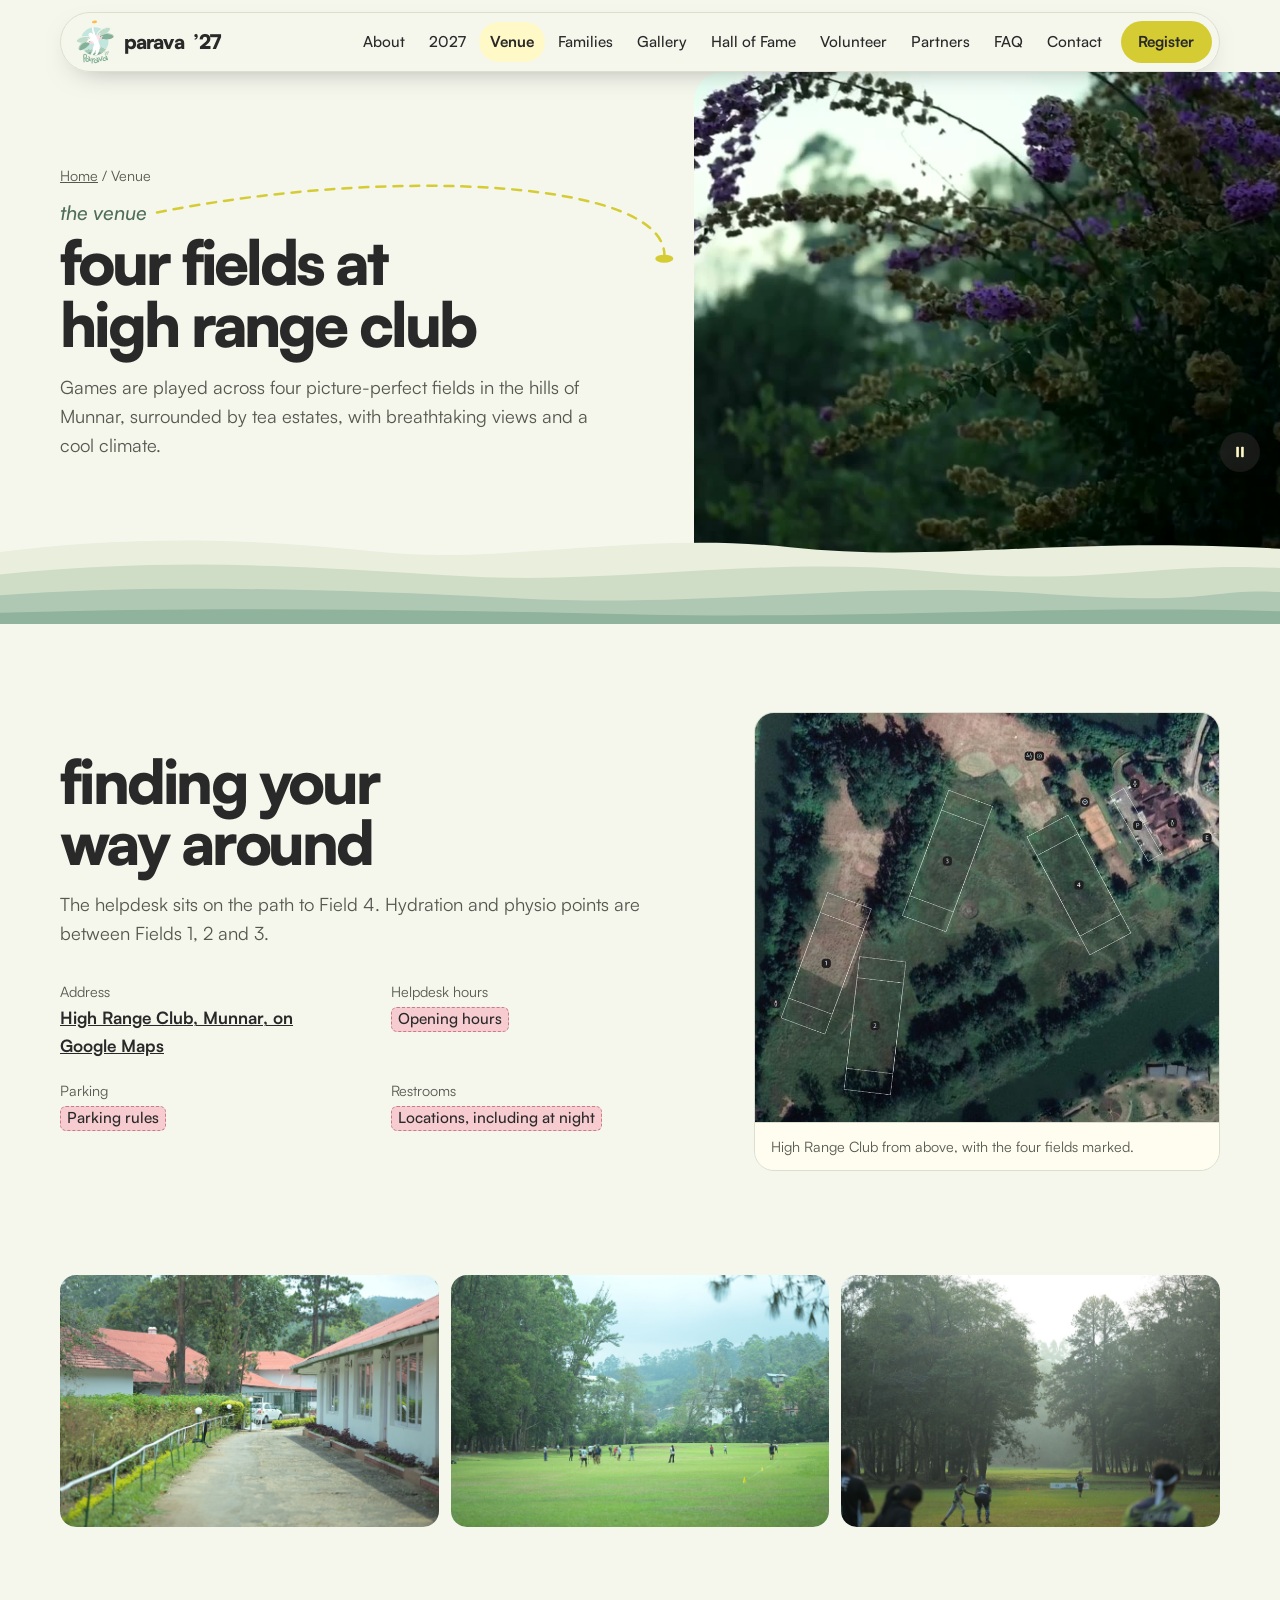
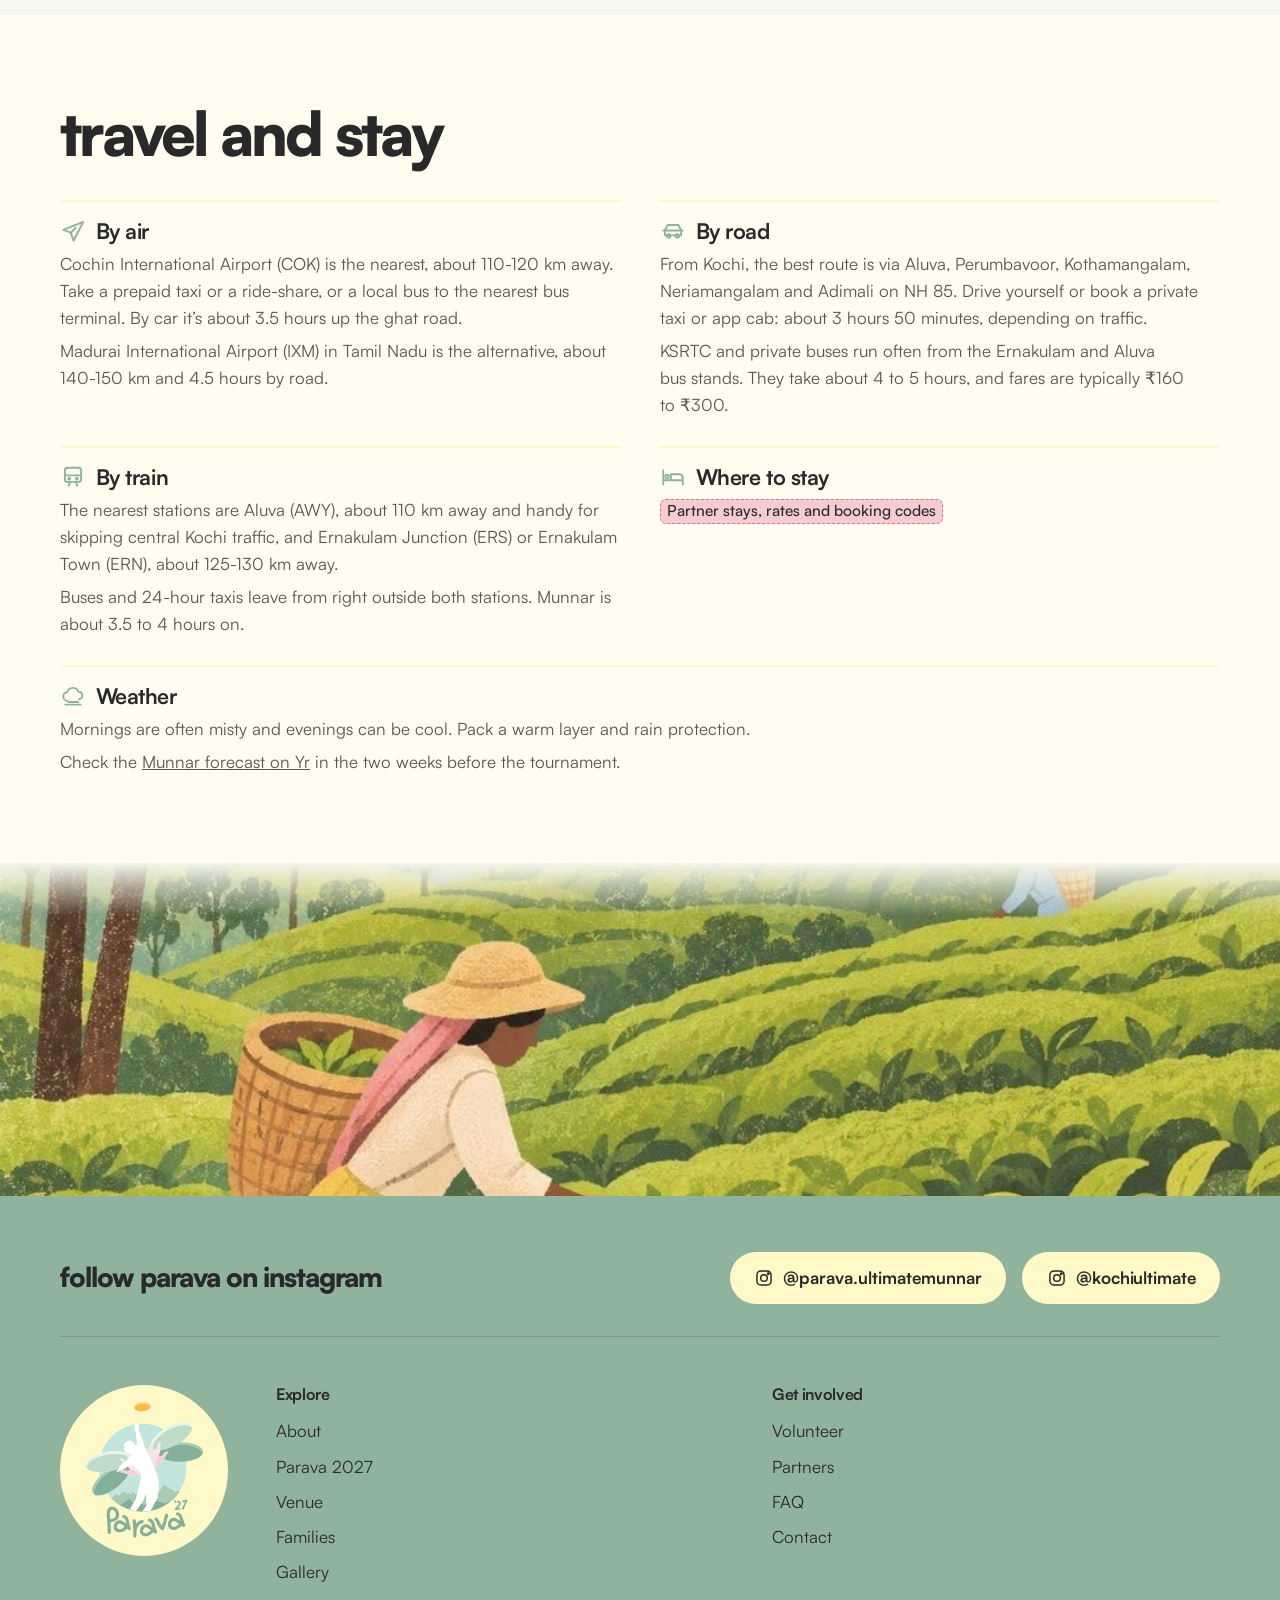
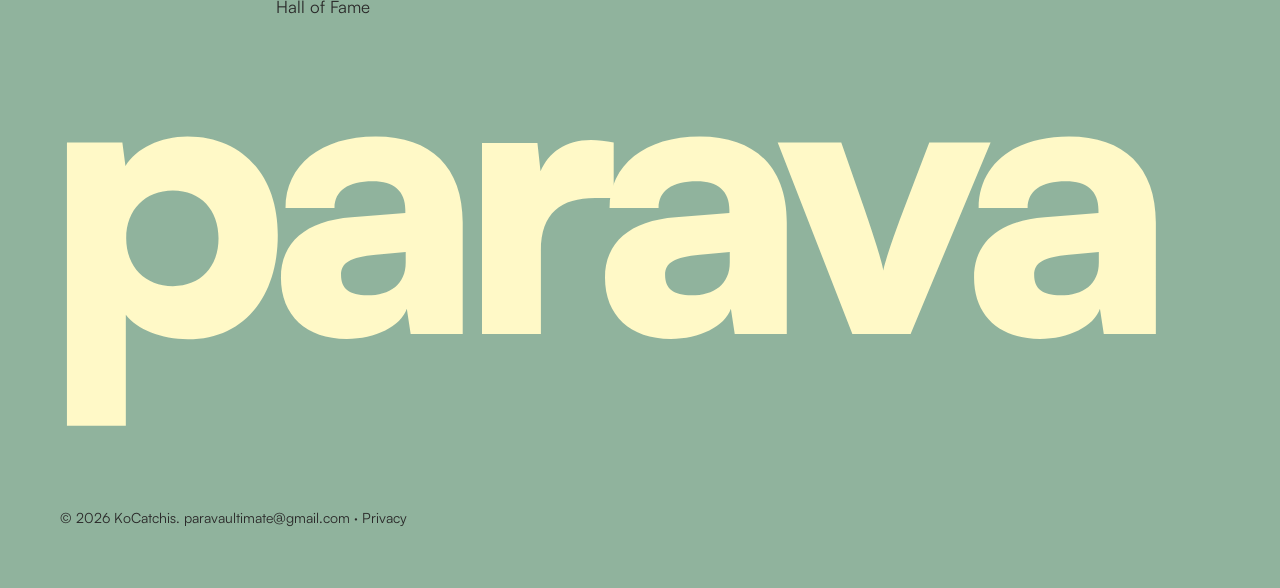
<file: venue.html>
<!DOCTYPE html>
<html lang="en">
<head>
<meta charset="utf-8">
<meta name="viewport" content="width=device-width, initial-scale=1, viewport-fit=cover">
<title>Venue and travel · Parava 2027</title>
<meta name="description" content="Parava is KoCatchis’ flagship ultimate frisbee tournament: three days, 24 teams and more than 500 athletes at High Range Club, Munnar, 2-4 April 2027.">
<!-- Draft hosting on GitHub Pages: update these URLs when the real domain is live, and remove noindex at launch -->
<meta name="robots" content="noindex">
<meta property="og:type" content="website">
<meta property="og:site_name" content="Parava 2027">
<meta property="og:title" content="Venue and travel · Parava 2027">
<meta property="og:description" content="Parava is KoCatchis’ flagship ultimate frisbee tournament: three days, 24 teams and more than 500 athletes at High Range Club, Munnar, 2-4 April 2027.">
<meta property="og:url" content="https://paravaultimate.com/venue.html">
<meta property="og:image" content="https://paravaultimate.com/assets/og-logo.jpg">
<meta property="og:image:alt" content="The Parava 2027 logo: a player leaping for a disc">
<meta property="og:image:width" content="1200">
<meta property="og:image:height" content="630">
<meta name="twitter:card" content="summary_large_image">
<link rel="icon" type="image/svg+xml" href="assets/logo-2027.svg">
<link rel="apple-touch-icon" href="assets/apple-touch-icon.png">
<link rel="preload" href="assets/fonts/satoshi-black.woff2" as="font" type="font/woff2" crossorigin>
<link rel="stylesheet" href="styles.css?v=20261122a">
</head>
<body>
<a class="skip" href="#main">Skip to content</a>
<svg width="0" height="0" style="position:absolute" aria-hidden="true"><defs>
  <symbol id="hills" viewBox="0 0 1280 120" preserveAspectRatio="none">
    <path style="fill:var(--hill-1)" d="M0 30 C140 8 260 14 380 30 S640 4 790 24 S1060 10 1280 26 V120 H0Z"/>
    <path style="fill:var(--hill-2)" d="M0 58 C180 36 300 48 460 60 S760 34 930 54 S1150 42 1280 50 V120 H0Z"/>
    <path style="fill:var(--hill-3)" d="M0 84 C150 70 330 76 520 88 S860 66 1040 82 S1200 76 1280 80 V120 H0Z"/>
    <path style="fill:var(--hill-4)" d="M0 106 C220 98 420 102 640 108 S1040 96 1280 104 V120 H0Z"/>
  </symbol>
</defs></svg>
<nav class="nav" aria-label="Main">
  <div class="wrap">
    <a class="brand" href="index.html"><img src="assets/logo-2027.svg" alt=""><b>Parava</b><span>’27</span></a>
    <button class="menu-btn" aria-expanded="false" aria-controls="menu" aria-label="Menu"><span class="burger" aria-hidden="true"><i></i><i></i><i></i></span></button>
    <ul id="menu"><li><a href="about.html">About</a></li><li><a href="tournament.html">2027</a></li><li><a href="venue.html" aria-current="page">Venue</a></li><li><a href="families.html">Families</a></li><li><a href="gallery.html">Gallery</a></li><li><a href="hall-of-fame.html">Hall of Fame</a></li><li><a href="volunteer.html">Volunteer</a></li><li><a href="partners.html">Partners</a></li><li><a href="faq.html">FAQ</a></li><li><a href="contact.html">Contact</a></li><li><a class="cta" href="tournament.html#register" data-reg>Register</a></li></ul>
  </div>
</nav>
<main id="main">
<header class="pagehead">
  <div class="wrap">
    <div>
      <p class="crumbs"><a href="index.html">Home</a> / Venue</p>
      <p class="kicker">the venue</p>
      <h1>Four fields at High Range Club</h1>
      <p class="lede">Games are played across four picture-perfect fields in the hills of Munnar, surrounded by tea estates, with breathtaking views and a cool climate.</p>
    </div>
    <div class="pic vid"><video class="loop" autoplay muted loop playsinline preload="metadata" poster="assets/video/loop-grounds.jpg" aria-label="Video: the High Range Club grounds, its clubhouse, trees and fields"><source src="assets/video/loop-grounds.mp4" type="video/mp4"></video><button class="vid-toggle" type="button" aria-label="Pause the video" hidden><svg viewBox="0 0 24 24" aria-hidden="true"><rect class="i-pause" x="7" y="5" width="3.5" height="14" rx="1"/><rect class="i-pause" x="13.5" y="5" width="3.5" height="14" rx="1"/><path class="i-play" d="M8 5.5v13l11-6.5z"/></svg></button></div>
  </div>
  <div class="hills"><svg><use href="#hills"/></svg></div>
</header>
<section class="block venue">
  <div class="wrap split flip">
    <div>
      <h2>Finding your way around</h2>
      <p class="lede">The helpdesk sits on the path to Field 4. Hydration and physio points are between Fields 1, 2 and 3.</p>
      <dl>
        <div><dt>Address</dt><dd><a href="https://www.google.com/maps/search/?api=1&amp;query=High+Range+Club+Munnar" target="_blank" rel="noopener">High Range Club, Munnar, on Google Maps</a></dd></div>
        <div><dt>Helpdesk hours</dt><dd><span class="tbc">Opening hours</span></dd></div>
        <div><dt>Parking</dt><dd><span class="tbc">Parking rules</span></dd></div>
        <div><dt>Restrooms</dt><dd><span class="tbc">Locations, including at night</span></dd></div>
      </dl>
    </div>
    <figure class="map"><img src="assets/map.jpg" alt="Satellite map of High Range Club with the four fields marked" loading="lazy"><figcaption>High Range Club from above, with the four fields marked.</figcaption></figure>
    <div class="photo-row">
      <figure><img src="assets/2026/ak-0376.jpg" alt="The whitewashed clubhouse with its red roof and garden path" loading="lazy"></figure>
      <figure><img src="assets/2026/ak-0564.jpg" alt="Games under way on a wide field ringed by trees" loading="lazy"></figure>
      <figure><img src="assets/2026/ak-9757.jpg" alt="Players warming up on a misty morning field" loading="lazy"></figure>
    </div>
  </div>
</section>
<section class="block surface">
  <div class="wrap">
    <h2>Travel and stay</h2>
    <div class="feat travel">
      <div><h3><svg class="ic" viewBox="0 0 24 24" aria-hidden="true"><path d="M21.5 3.5L3 11l7 2.5L12.5 21z"/><path d="M10 13.5l4.5-4.5"/></svg>By air</h3><p>Cochin International Airport (COK) is the nearest, about 110-120 km away. Take a prepaid taxi or a ride-share, or a local bus to the nearest bus terminal. By car it’s about 3.5 hours up the ghat road.</p><p>Madurai International Airport (IXM) in Tamil Nadu is the alternative, about 140-150 km and 4.5 hours by road.</p></div>
      <div><h3><svg class="ic" viewBox="0 0 24 24" aria-hidden="true"><path d="M4.5 16v-4.5L7 6.5h10l2.5 5V16M4.5 16h15M3 11.5h18"/><circle cx="8" cy="16.5" r="1.6"/><circle cx="16" cy="16.5" r="1.6"/></svg>By road</h3><p>From Kochi, the best route is via Aluva, Perumbavoor, Kothamangalam, Neriamangalam and Adimali on NH 85. Drive yourself or book a private taxi or app cab: about 3 hours 50 minutes, depending on traffic.</p><p>KSRTC and private buses run often from the Ernakulam and Aluva bus stands. They take about 4 to 5 hours, and fares are typically ₹160 to ₹300.</p></div>
      <div><h3><svg class="ic" viewBox="0 0 24 24" aria-hidden="true"><rect x="4.5" y="3.5" width="15" height="13" rx="2.5"/><path d="M4.5 10.5h15M8 20l1.5-3.5M16 20l-1.5-3.5"/><circle cx="8.5" cy="13.5" r=".8"/><circle cx="15.5" cy="13.5" r=".8"/></svg>By train</h3><p>The nearest stations are Aluva (AWY), about 110 km away and handy for skipping central Kochi traffic, and Ernakulam Junction (ERS) or Ernakulam Town (ERN), about 125-130 km away.</p><p>Buses and 24-hour taxis leave from right outside both stations. Munnar is about 3.5 to 4 hours on.</p></div>
      <div><h3><svg class="ic" viewBox="0 0 24 24" aria-hidden="true"><path d="M3 19V6M3 15h18v4M21 15v-2.5a3 3 0 00-3-3h-8V15"/><circle cx="6.5" cy="11.5" r="1.6"/></svg>Where to stay</h3><p><span class="tbc">Partner stays, rates and booking codes</span></p></div>
      <div><h3><svg class="ic" viewBox="0 0 24 24" aria-hidden="true"><path d="M7 16.5a4 4 0 01-.4-7.98A5.5 5.5 0 0117 8a3.5 3.5 0 01.5 6.97"/><path d="M5 20h14M8 17.5h9"/></svg>Weather</h3><p>Mornings are often misty and evenings can be cool. Pack a warm layer and rain protection.</p><p>Check the <a href="https://www.yr.no/en/forecast/daily-table/2-1262463/India/Kerala/Idukki%20district/Munnar" target="_blank" rel="noopener">Munnar forecast on Yr</a> in the two weeks before the tournament.</p></div>
    </div>
  </div>
</section>
</main>
<div class="ground" aria-hidden="true"></div>
<footer>
  <div class="wrap">
    <div class="follow">
      <p>Follow Parava on Instagram</p>
      <a class="btn btn-follow" href="https://www.instagram.com/parava.ultimatemunnar/" target="_blank" rel="noopener"><svg class="ig" viewBox="0 0 24 24" aria-hidden="true"><rect x="3.5" y="3.5" width="17" height="17" rx="5"/><circle cx="12" cy="12" r="4"/><circle cx="17.2" cy="6.8" r=".9"/></svg>@parava.ultimatemunnar</a>
      <a class="btn btn-follow" href="https://www.instagram.com/kochiultimate/" target="_blank" rel="noopener"><svg class="ig" viewBox="0 0 24 24" aria-hidden="true"><rect x="3.5" y="3.5" width="17" height="17" rx="5"/><circle cx="12" cy="12" r="4"/><circle cx="17.2" cy="6.8" r=".9"/></svg>@kochiultimate</a>
    </div>
    <div class="logo"><img src="assets/logo-2027.svg" alt="Parava logo" loading="lazy"></div>
    <div>
      <h3>Explore</h3>
      <ul><li><a href="about.html">About</a></li><li><a href="tournament.html">Parava 2027</a></li><li><a href="venue.html">Venue</a></li><li><a href="families.html">Families</a></li><li><a href="gallery.html">Gallery</a></li><li><a href="hall-of-fame.html">Hall of Fame</a></li></ul>
    </div>
    <div>
      <h3>Get involved</h3>
      <ul><li><a href="volunteer.html">Volunteer</a></li><li><a href="partners.html">Partners</a></li><li><a href="faq.html">FAQ</a></li><li><a href="contact.html">Contact</a></li></ul>
    </div>
    <p class="wordmark" aria-hidden="true">Parava</p>
    <p class="legal">© 2026 KoCatchis. <a href="mailto:paravaultimate@gmail.com">paravaultimate@gmail.com</a> · <a href="privacy.html">Privacy</a></p>
  </div>
</footer>
<script src="site.js?v=20261122a"></script>
</body>
</html>
</file>
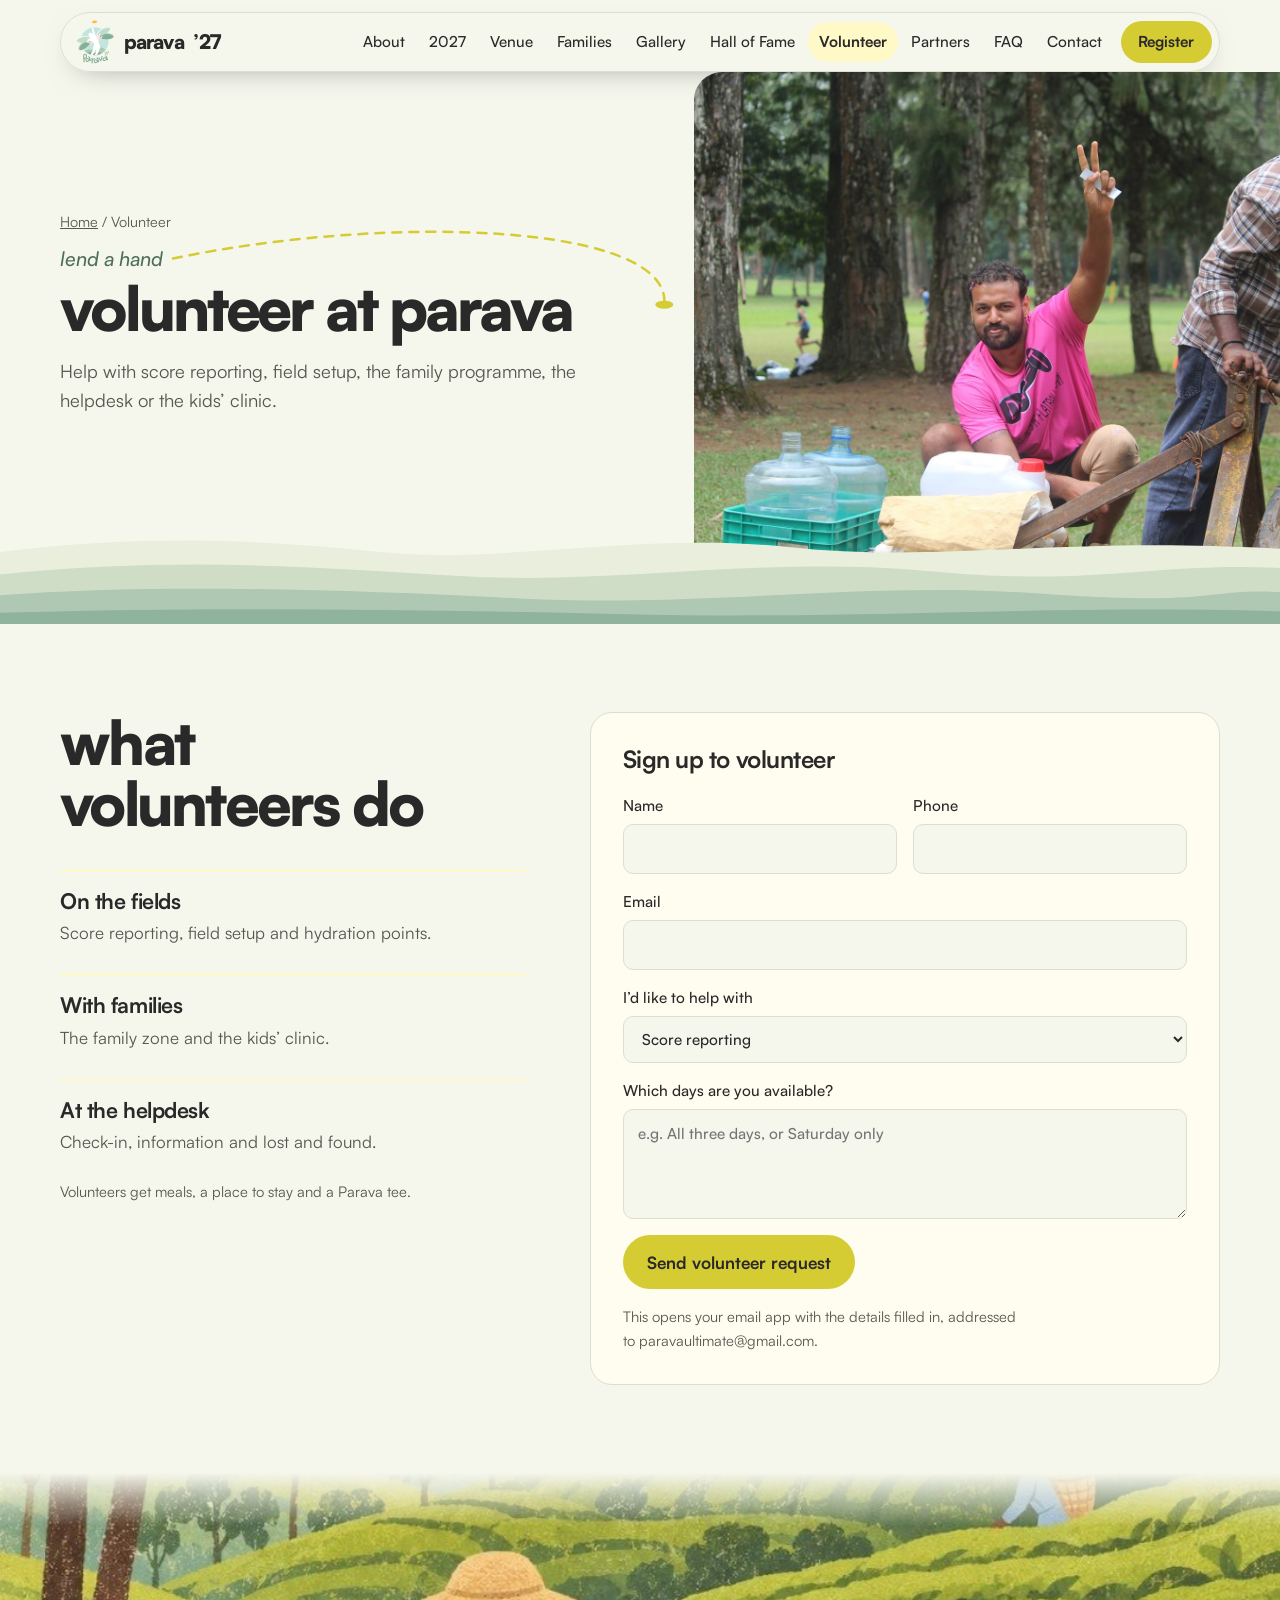
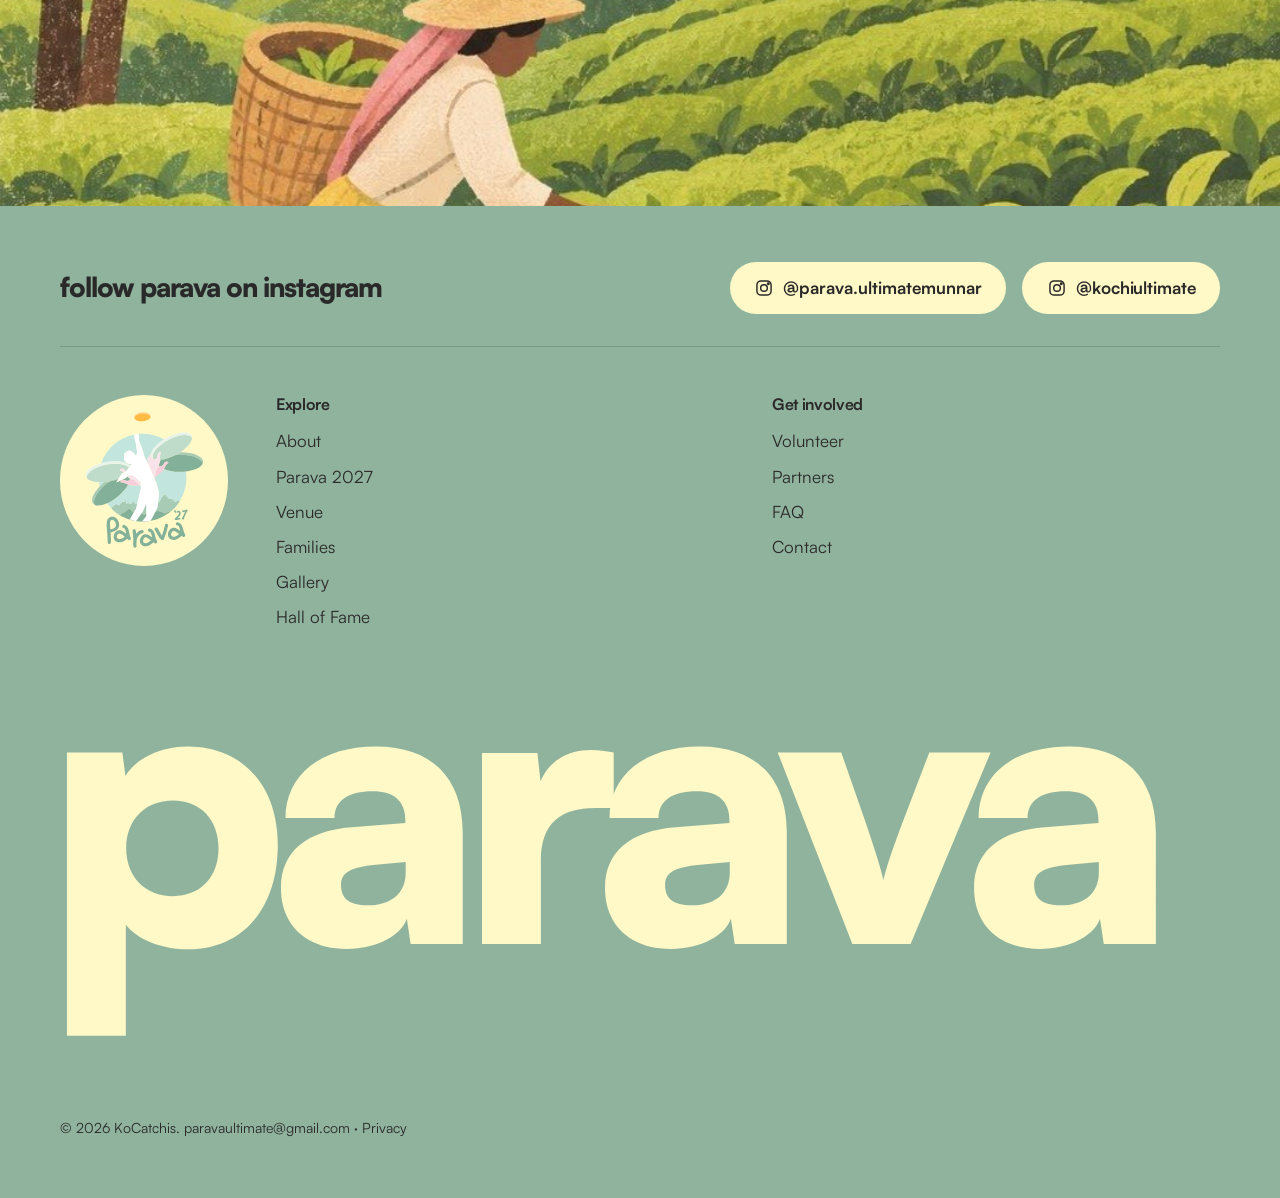
<file: volunteer.html>
<!DOCTYPE html>
<html lang="en">
<head>
<meta charset="utf-8">
<meta name="viewport" content="width=device-width, initial-scale=1, viewport-fit=cover">
<title>Volunteer · Parava 2027</title>
<meta name="description" content="Parava is KoCatchis’ flagship ultimate frisbee tournament: three days, 24 teams and more than 500 athletes at High Range Club, Munnar, 2-4 April 2027.">
<!-- Draft hosting on GitHub Pages: update these URLs when the real domain is live, and remove noindex at launch -->
<meta name="robots" content="noindex">
<meta property="og:type" content="website">
<meta property="og:site_name" content="Parava 2027">
<meta property="og:title" content="Volunteer · Parava 2027">
<meta property="og:description" content="Parava is KoCatchis’ flagship ultimate frisbee tournament: three days, 24 teams and more than 500 athletes at High Range Club, Munnar, 2-4 April 2027.">
<meta property="og:url" content="https://paravaultimate.com/volunteer.html">
<meta property="og:image" content="https://paravaultimate.com/assets/og-logo.jpg">
<meta property="og:image:alt" content="The Parava 2027 logo: a player leaping for a disc">
<meta property="og:image:width" content="1200">
<meta property="og:image:height" content="630">
<meta name="twitter:card" content="summary_large_image">
<link rel="icon" type="image/svg+xml" href="assets/logo-2027.svg">
<link rel="apple-touch-icon" href="assets/apple-touch-icon.png">
<link rel="preload" href="assets/fonts/satoshi-black.woff2" as="font" type="font/woff2" crossorigin>
<link rel="stylesheet" href="styles.css?v=20261122a">
</head>
<body>
<a class="skip" href="#main">Skip to content</a>
<svg width="0" height="0" style="position:absolute" aria-hidden="true"><defs>
  <symbol id="hills" viewBox="0 0 1280 120" preserveAspectRatio="none">
    <path style="fill:var(--hill-1)" d="M0 30 C140 8 260 14 380 30 S640 4 790 24 S1060 10 1280 26 V120 H0Z"/>
    <path style="fill:var(--hill-2)" d="M0 58 C180 36 300 48 460 60 S760 34 930 54 S1150 42 1280 50 V120 H0Z"/>
    <path style="fill:var(--hill-3)" d="M0 84 C150 70 330 76 520 88 S860 66 1040 82 S1200 76 1280 80 V120 H0Z"/>
    <path style="fill:var(--hill-4)" d="M0 106 C220 98 420 102 640 108 S1040 96 1280 104 V120 H0Z"/>
  </symbol>
</defs></svg>
<nav class="nav" aria-label="Main">
  <div class="wrap">
    <a class="brand" href="index.html"><img src="assets/logo-2027.svg" alt=""><b>Parava</b><span>’27</span></a>
    <button class="menu-btn" aria-expanded="false" aria-controls="menu" aria-label="Menu"><span class="burger" aria-hidden="true"><i></i><i></i><i></i></span></button>
    <ul id="menu"><li><a href="about.html">About</a></li><li><a href="tournament.html">2027</a></li><li><a href="venue.html">Venue</a></li><li><a href="families.html">Families</a></li><li><a href="gallery.html">Gallery</a></li><li><a href="hall-of-fame.html">Hall of Fame</a></li><li><a href="volunteer.html" aria-current="page">Volunteer</a></li><li><a href="partners.html">Partners</a></li><li><a href="faq.html">FAQ</a></li><li><a href="contact.html">Contact</a></li><li><a class="cta" href="tournament.html#register" data-reg>Register</a></li></ul>
  </div>
</nav>
<main id="main">
<header class="pagehead">
  <div class="wrap">
    <div>
      <p class="crumbs"><a href="index.html">Home</a> / Volunteer</p>
      <p class="kicker">lend a hand</p>
      <h1>Volunteer at Parava</h1>
      <p class="lede">Help with score reporting, field setup, the family programme, the helpdesk or the kids’ clinic.</p>
    </div>
    <div class="pic"><img src="assets/2026/p26-4018.jpg" alt="A volunteer with water cans waves from the sideline" fetchpriority="high"></div>
  </div>
  <div class="hills"><svg><use href="#hills"/></svg></div>
</header>
<section class="block vol">
  <div class="wrap split">
    <div>
      <h2>What volunteers do</h2>
      <div class="feat feat-1">
        <div><h3>On the fields</h3><p>Score reporting, field setup and hydration points.</p></div>
        <div><h3>With families</h3><p>The family zone and the kids’ clinic.</p></div>
        <div><h3>At the helpdesk</h3><p>Check-in, information and lost and found.</p></div>
      </div>
      <p class="note spaced">Volunteers get meals, a place to stay and a Parava tee.</p>
    </div>
    <form class="vol-form panel" novalidate>
      <h3>Sign up to volunteer</h3>
      <div class="row2">
        <label>Name<input name="name" required autocomplete="name"></label>
        <label>Phone<input name="phone" type="tel" autocomplete="tel" inputmode="tel" pattern="\+?[0-9 \-]{7,20}"></label>
      </div>
      <label>Email<input name="email" type="email" required autocomplete="email"></label>
      <label>I’d like to help with
        <select name="role"><option>Score reporting</option><option>Field setup</option><option>Family programme</option><option>Helpdesk</option><option>Kids’ clinic</option><option>Anywhere needed</option></select>
      </label>
      <label>Which days are you available?<textarea name="days" placeholder="e.g. All three days, or Saturday only"></textarea></label>
      <button class="submit" type="submit">Send volunteer request</button>
      <div class="toast" role="status"></div>
      <p class="note">This opens your email app with the details filled in, addressed to paravaultimate@gmail.com.</p>
    </form>
  </div>
</section>
</main>
<div class="ground" aria-hidden="true"></div>
<footer>
  <div class="wrap">
    <div class="follow">
      <p>Follow Parava on Instagram</p>
      <a class="btn btn-follow" href="https://www.instagram.com/parava.ultimatemunnar/" target="_blank" rel="noopener"><svg class="ig" viewBox="0 0 24 24" aria-hidden="true"><rect x="3.5" y="3.5" width="17" height="17" rx="5"/><circle cx="12" cy="12" r="4"/><circle cx="17.2" cy="6.8" r=".9"/></svg>@parava.ultimatemunnar</a>
      <a class="btn btn-follow" href="https://www.instagram.com/kochiultimate/" target="_blank" rel="noopener"><svg class="ig" viewBox="0 0 24 24" aria-hidden="true"><rect x="3.5" y="3.5" width="17" height="17" rx="5"/><circle cx="12" cy="12" r="4"/><circle cx="17.2" cy="6.8" r=".9"/></svg>@kochiultimate</a>
    </div>
    <div class="logo"><img src="assets/logo-2027.svg" alt="Parava logo" loading="lazy"></div>
    <div>
      <h3>Explore</h3>
      <ul><li><a href="about.html">About</a></li><li><a href="tournament.html">Parava 2027</a></li><li><a href="venue.html">Venue</a></li><li><a href="families.html">Families</a></li><li><a href="gallery.html">Gallery</a></li><li><a href="hall-of-fame.html">Hall of Fame</a></li></ul>
    </div>
    <div>
      <h3>Get involved</h3>
      <ul><li><a href="volunteer.html">Volunteer</a></li><li><a href="partners.html">Partners</a></li><li><a href="faq.html">FAQ</a></li><li><a href="contact.html">Contact</a></li></ul>
    </div>
    <p class="wordmark" aria-hidden="true">Parava</p>
    <p class="legal">© 2026 KoCatchis. <a href="mailto:paravaultimate@gmail.com">paravaultimate@gmail.com</a> · <a href="privacy.html">Privacy</a></p>
  </div>
</footer>
<script src="site.js?v=20261122a"></script>
</body>
</html>
</file>
<file: styles.css>
:root{
  /* Parava 2027 colour suite: pink, cream, blue, olive; charcoal, off-white, yellow; plus the posters' sage */
  --band:#90B39D; --cream:#FFF9C7; --olive:#D5CC34; --yellow:#FFE95D; --ink:#2A2929; --link:#3A64A6; --kick:#4E6E5A;
  --tea:#2A2929; --sage:#90B39D; --mint:#FFF9C7; --disc:#D5CC34; --blush:#F6CCD0;
  --hill-1:#E9EEDD; --hill-2:#CFDDC6; --hill-3:#AFC8B3; --hill-4:#90B39D;
  --bg:#F5F6EC; --surface:#FFFDF0; --text:#2A2929; --muted:#55584F; --line:#DCDFCF; --head:#2A2929;
  --ph-bg:#F6CCD0; --ph-line:#C97C88; --ph-text:#2A2929;
  --font-h:"Satoshi","Avenir Next","Segoe UI",Helvetica,Arial,sans-serif;
  --font-b:"Satoshi","Avenir Next","Segoe UI",Helvetica,Arial,sans-serif;
  --font-w:"Satoshi","Avenir Next","Segoe UI",Helvetica,Arial,sans-serif;
  --ease:cubic-bezier(.22,1,.36,1);
  --err-line:#C25B4A; --err-text:#8E3B2E;
  box-sizing:border-box;
  padding-top:env(safe-area-inset-top,0px);
  padding-bottom:env(safe-area-inset-bottom,0px);
  background:var(--bg);
}
@media (prefers-color-scheme: dark){
  :root:not([data-theme="light"]){
    --bg:#1C201D; --surface:#252A25; --text:#F2F3E8; --muted:#B7BCAE; --line:#3A4039; --head:#F2F3E8;
    --hill-1:#252A25; --hill-2:#2E352D; --hill-3:#3F5245; --hill-4:#4A6352;
    --ph-bg:#F6CCD0; --ph-line:#C97C88; --ph-text:#2A2929; --err-text:#F2A493; --link:#A3BEEC; --kick:#A9C7B3;
  }
}
:root[data-theme="dark"]{
  --bg:#1C201D; --surface:#252A25; --text:#F2F3E8; --muted:#B7BCAE; --line:#3A4039; --head:#F2F3E8;
  --hill-1:#252A25; --hill-2:#2E352D; --hill-3:#3F5245; --hill-4:#4A6352;
  --ph-bg:#F6CCD0; --ph-line:#C97C88; --ph-text:#2A2929; --err-text:#F2A493; --link:#A3BEEC; --kick:#A9C7B3;
}
html{scroll-padding-top:calc(env(safe-area-inset-top,0px) + 96px);scroll-behavior:smooth}
html.menu-open{overflow:hidden}
*,*::before,*::after{box-sizing:inherit}
body{margin:0;background:var(--bg);color:var(--text);font-family:var(--font-b);font-size:1.0625rem;line-height:1.6;-webkit-font-smoothing:antialiased}
body::before{content:"";position:fixed;inset:0 0 auto;height:env(safe-area-inset-top,0px);z-index:30;background:var(--bg)}
img,svg{max-width:100%;display:block}
a{color:inherit}
:focus-visible{outline:3px solid var(--disc);outline-offset:3px;border-radius:3px}
.wrap{width:min(1160px,100% - 2.5rem);margin-inline:auto}
h1,h2,h3{font-family:var(--font-h);color:var(--head);margin:0;letter-spacing:-.01em;text-wrap:balance}
p,li,dd,figcaption{text-wrap:pretty}
.skip{position:absolute;left:1rem;top:-100px;z-index:200;background:var(--tea);color:#F4F8F5;padding:.6rem 1rem;border-radius:10px;font-weight:600;text-decoration:none}
.skip:focus{top:calc(env(safe-area-inset-top,0px) + 1rem)}
h2{font-size:clamp(2rem,4.4vw,3.1rem);font-weight:800;line-height:1.05;max-width:20ch}
h3{font-size:1.35rem;font-weight:700;line-height:1.2}
.kicker{font-family:var(--font-w);font-size:clamp(1.4rem,2.4vw,1.8rem);line-height:1;color:var(--sage);margin:0 0 .5rem}
.lede{color:var(--muted);max-width:60ch;margin:1rem 0 0;font-size:1.15rem}
.tbc{display:inline-block;background:var(--ph-bg);border:1.5px dashed var(--ph-line);color:var(--ph-text);border-radius:6px;padding:0 .4em;font-weight:600;font-size:.9em;line-height:1.5}
section.block{padding:5.5rem 0}
.surface{background:var(--surface)}

/* ---------- logo ---------- */
.logo{position:relative;display:inline-block;width:var(--lw)}
/* logo-2027.svg is transparent, with the player clipped to the circle, so it sits on light, dark and green alike */
.logo img{width:100%;height:auto}

/* ---------- nav ---------- */
/* floating bar: the translucent surface lives on ::before so the mobile panel (position:fixed) is not trapped by backdrop-filter */
.nav{position:sticky;top:calc(env(safe-area-inset-top,0px) + .75rem);z-index:20;margin-top:.75rem}
.nav .wrap{position:relative;isolation:isolate;display:flex;align-items:center;justify-content:space-between;height:60px;padding:0 .5rem 0 1rem}
.nav .wrap::before{content:"";position:absolute;inset:0;z-index:-1;border-radius:999px;border:1px solid var(--line);
  background:color-mix(in srgb,var(--bg) 78%,transparent);backdrop-filter:blur(14px) saturate(1.2);-webkit-backdrop-filter:blur(14px) saturate(1.2);
  box-shadow:0 10px 30px -18px color-mix(in srgb,var(--tea) 55%,transparent)}
.brand{position:relative;z-index:2;display:flex;align-items:center;gap:.6rem;text-decoration:none;border-radius:999px}
.brand img{width:38px;height:auto}
.brand b{font-family:var(--font-h);font-weight:800;font-size:1.25rem;color:var(--head)}
.brand span{font-family:var(--font-w);color:var(--sage);font-size:1.25rem}
.nav ul{list-style:none;display:flex;gap:.1rem;margin:0;padding:0;align-items:center}
.nav ul a{display:block;white-space:nowrap;padding:.5rem .7rem;text-decoration:none;font-weight:500;font-size:.95rem;border-radius:999px;color:var(--text);
  transition:background-color .25s var(--ease),color .25s var(--ease),transform .25s var(--ease)}
.nav ul a:hover{background:var(--mint);color:var(--tea)}
.nav ul a:active{transform:scale(.98)}
.nav ul a.cta{background:var(--tea);color:#F4F8F5;font-weight:600;margin-left:.4rem;padding:.55rem 1.1rem}
.nav ul a.cta:hover{background:#2B5E4A;color:#fff}
.menu-btn{display:none;position:relative;z-index:2;width:44px;height:44px;background:none;border:1.5px solid var(--sage);border-radius:999px;color:var(--head);cursor:pointer;
  transition:background-color .25s var(--ease),transform .25s var(--ease)}
.menu-btn:hover{background:var(--mint)}
.menu-btn:active{transform:scale(.96)}
.burger{position:absolute;left:50%;top:50%;width:18px;height:12px;transform:translate(-50%,-50%)}
.burger i{position:absolute;left:0;width:100%;height:2px;border-radius:2px;background:currentColor;transition:transform .5s var(--ease),opacity .25s var(--ease)}
.burger i:nth-child(1){top:0}.burger i:nth-child(2){top:5px}.burger i:nth-child(3){top:10px}
.menu-btn[aria-expanded="true"] .burger i:nth-child(1){transform:translateY(5px) rotate(45deg)}
.menu-btn[aria-expanded="true"] .burger i:nth-child(2){opacity:0;transform:scaleX(.3)}
.menu-btn[aria-expanded="true"] .burger i:nth-child(3){transform:translateY(-5px) rotate(-45deg)}
@media (max-width:1160px){
  .menu-btn{display:block}
  /* full height panel; links arrive in reading order, 60ms apart, capped so the sequence ends inside 400ms */
  .nav ul{position:fixed;inset:0;z-index:1;display:flex;flex-direction:column;align-items:stretch;justify-content:flex-start;gap:.15rem;
    padding:calc(env(safe-area-inset-top,0px) + 6.5rem) 1.5rem calc(env(safe-area-inset-bottom,0px) + 2rem);overflow-y:auto;
    background:color-mix(in srgb,var(--bg) 94%,transparent);backdrop-filter:blur(22px);-webkit-backdrop-filter:blur(22px);
    opacity:0;visibility:hidden;transition:opacity .35s var(--ease),visibility 0s linear .35s}
  .nav ul.open{opacity:1;visibility:visible;transition:opacity .35s var(--ease),visibility 0s}
  .nav ul li{opacity:0;transform:translateY(24px);transition:opacity .5s var(--ease),transform .5s var(--ease)}
  .nav ul.open li{opacity:1;transform:none;transition-delay:min(calc(var(--i) * 60ms),340ms)}
  .nav ul li:nth-child(1){--i:0}.nav ul li:nth-child(2){--i:1}.nav ul li:nth-child(3){--i:2}.nav ul li:nth-child(4){--i:3}.nav ul li:nth-child(5){--i:4}
  .nav ul li:nth-child(6){--i:5}.nav ul li:nth-child(7){--i:6}.nav ul li:nth-child(8){--i:7}.nav ul li:nth-child(9){--i:8}.nav ul li:nth-child(10){--i:9}
  .nav ul a{font-family:var(--font-h);font-weight:700;font-size:1.6rem;padding:.55rem 1rem;letter-spacing:-.01em}
  .nav ul a.cta{margin:1rem 0 0;text-align:center;font-family:var(--font-b);font-size:1.0625rem;padding:.9rem 1.2rem}
}

/* ---------- hero ---------- */
.hero{position:relative;overflow:hidden;padding:2rem 0 8rem}
.hero .wrap{display:grid;grid-template-columns:1fr 1.05fr;gap:3rem;align-items:center}
.hero .logo{--lw:132px;margin-bottom:.75rem}
.hero h1{font-size:clamp(2.3rem,4.4vw,3.6rem);font-weight:800;line-height:1.02;max-width:14ch}
.when{margin:1.1rem 0 0;font-size:1.15rem;color:var(--muted)}
.when strong{display:block;font-family:var(--font-h);font-size:1.6rem;color:var(--head);font-weight:800}
.btns{display:flex;flex-wrap:wrap;gap:.75rem;margin-top:1.5rem}
.btn{display:inline-block;text-decoration:none;font-weight:600;padding:.85rem 1.4rem;border-radius:999px;border:2px solid transparent;line-height:1.2;
  transition:background-color .25s var(--ease),color .25s var(--ease),border-color .25s var(--ease),transform .5s var(--ease),box-shadow .5s var(--ease)}
.btn:hover{transform:translateY(-2px)}
.btn:active{transform:translateY(1px) scale(.98);transition-duration:.2s}
.btn-tea{background:var(--tea);color:#F4F8F5}
.btn-tea:hover{background:#2B5E4A;box-shadow:0 10px 24px -12px color-mix(in srgb,var(--tea) 70%,transparent)}
.btn-disc{background:var(--disc);color:#1C2A23}
.btn-disc:hover{background:#F6BF66;box-shadow:0 10px 24px -12px color-mix(in srgb,var(--disc) 80%,transparent)}
.btn-line{border-color:var(--sage);color:var(--head)}
.btn-line:hover{background:var(--mint);color:var(--tea)}
.btn.is-disabled{cursor:not-allowed;opacity:.7;transform:none;box-shadow:none}
.btn.is-disabled:hover{background:var(--disc)}
.countdown{display:flex;gap:1.75rem;margin-top:1.75rem}
.countdown b{display:block;font-family:var(--font-h);font-weight:800;font-size:2.6rem;line-height:1;color:var(--head);font-variant-numeric:tabular-nums}
.countdown small{color:var(--muted);font-size:.9rem}
.photos{position:relative;display:grid;grid-template-columns:repeat(3,1fr);gap:14px;align-items:start}
.photos img{width:100%;aspect-ratio:3/5;object-fit:cover;border-radius:16px}
.photos img:nth-child(2){margin-top:3.5rem}
.photos img:nth-child(3){margin-top:1.5rem}
.photos .tag{position:absolute;right:-6px;bottom:-26px;font-family:var(--font-w);font-size:1.5rem;color:var(--sage);transform:rotate(-4deg)}
.hills{position:absolute;left:0;right:0;bottom:0;height:120px;pointer-events:none}
.hills svg{width:100%;height:100%}
@media (max-width:860px){
  .hero{padding:2rem 0 7rem}
  .hero .wrap{grid-template-columns:1fr}
  .hero .logo{--lw:150px}
  .photos{grid-template-columns:repeat(3,1fr);gap:8px}
  .photos img{border-radius:10px}
  .photos img:nth-child(2){margin-top:1.5rem}
  .photos img:nth-child(3){margin-top:.75rem}
}

/* ---------- numbers ---------- */
.numbers{background:var(--tea);color:#DCEDE3;padding:4.5rem 0}
.numbers .wrap{display:grid;grid-template-columns:1.2fr 1fr;gap:3rem;align-items:center}
.numbers h2{color:#F4F8F5}
.numbers .kicker{color:var(--sage)}
.stats{display:grid;grid-template-columns:repeat(2,1fr);gap:2rem 2.5rem;margin-top:2.25rem}
.stat b{display:block;font-family:var(--font-h);font-weight:800;font-size:clamp(2.6rem,5vw,3.6rem);line-height:1;color:#F4F8F5;letter-spacing:-.02em;font-variant-numeric:tabular-nums}
.stats.stats-4{grid-template-columns:repeat(4,1fr)}
@media (max-width:860px){.stats.stats-4{grid-template-columns:repeat(2,1fr)}}
.stats.on-light .stat b{color:var(--head)}
.stats.on-light .stat span{color:var(--muted)}
.stat span{display:block;margin-top:.4rem;color:#B9D3C3}
.growth{background:rgba(255,255,255,.06);border-radius:16px;padding:1.75rem}
.growth p{margin:0 0 1rem;font-weight:600;color:#F4F8F5}
.bar{display:grid;grid-template-columns:3.2rem 1fr;align-items:center;gap:.75rem;margin:.6rem 0}
.bar span{color:#B9D3C3;font-size:.95rem}
.bar i{display:flex;align-items:center;justify-content:flex-end;height:30px;border-radius:6px;background:var(--sage);color:#1C2A23;font-style:normal;font-family:var(--font-h);font-weight:800;padding-right:.6rem;min-width:2.4rem}
.bar.now i{background:var(--disc)}
.bar.next i{background:transparent;border:2px dashed var(--disc);color:#F4F8F5}
.growth small{display:block;margin-top:1rem;color:#9FBCAB}
@media (max-width:860px){.numbers .wrap{grid-template-columns:1fr}}

/* ---------- split with photo ---------- */
.split{display:grid;grid-template-columns:.85fr 1.15fr;gap:4rem;align-items:center}
.split.flip{grid-template-columns:1.15fr .85fr}
.split.flip .pic{order:2}
.pic img{width:100%;aspect-ratio:4/5;object-fit:cover;border-radius:20px}
@media (max-width:860px){.split,.split.flip{grid-template-columns:1fr;gap:2rem}.split.flip .pic{order:0}.pic img{aspect-ratio:4/3}}
.creds{display:flex;flex-wrap:wrap;gap:.5rem;margin-top:1.75rem;padding:0;list-style:none}
.creds li{background:var(--mint);color:var(--tea);border-radius:999px;padding:.35rem .9rem;font-weight:600;font-size:.95rem}
.feat{display:grid;grid-template-columns:1fr 1fr;gap:1.75rem 2.5rem;margin-top:2.25rem}
.feat > div{border-top:2px solid var(--mint);padding-top:1rem}
.feat p{margin:.35rem 0 0;color:var(--muted)}
@media (max-width:560px){.feat{grid-template-columns:1fr}}

/* ---------- weekend ---------- */
.days{display:grid;grid-template-columns:repeat(3,1fr);gap:2rem;margin-top:2.75rem}
.day{border-top:3px solid var(--sage);padding-top:1.25rem}
.day:last-child{border-top-color:var(--disc)}
.day .d{font-family:var(--font-h);font-weight:800;font-size:1.9rem;line-height:1.1;color:var(--head)}
.day .dd{color:var(--muted);margin-top:.15rem}
.day ul{margin:1rem 0 0;padding-left:1.15rem}
.day li{margin:.35rem 0}
.after{margin-top:2.5rem;color:var(--muted)}
@media (max-width:860px){.days{grid-template-columns:1fr}}

/* ---------- family ---------- */
.family .big{font-family:var(--font-h);font-weight:800;font-size:clamp(3.5rem,8vw,5.5rem);line-height:1;color:var(--head);letter-spacing:-.03em}
.family .big-cap{color:var(--muted);margin:.4rem 0 0;max-width:34ch}
.fam{list-style:none;padding:0;margin:2.25rem 0 0;display:grid;gap:1rem}
.fam li{display:grid;grid-template-columns:14px 1fr;gap:.9rem;align-items:baseline}
.fam li::before{content:"";width:12px;height:12px;border-radius:50%;background:var(--blush);transform:translateY(2px)}
.fam b{font-family:var(--font-h);color:var(--head)}

/* ---------- venue ---------- */
.venue .map{border-radius:20px;overflow:hidden;border:1px solid var(--line)}
.venue .map img{width:100%;height:auto}
.venue dl{display:grid;grid-template-columns:1fr 1fr;gap:1.25rem 2rem;margin:2rem 0 0}
.venue dt{font-size:.9rem;color:var(--muted)}
.venue dd{margin:.1rem 0 0;font-weight:600}

/* ---------- teams ---------- */
.cities{display:flex;flex-wrap:wrap;gap:.5rem;margin-top:2rem;padding:0;list-style:none}
.cities li{background:var(--mint);color:var(--tea);border-radius:999px;padding:.4rem 1rem;font-weight:600}
.cities li.host{background:var(--tea);color:#F4F8F5}
.reg{margin-top:3rem;display:flex;flex-wrap:wrap;align-items:center;gap:1rem 1.5rem;padding:1.75rem;border-radius:20px;border:2px dashed var(--sage)}
.reg p{margin:0;flex:1 1 320px;color:var(--muted)}
.reg b{display:block;font-family:var(--font-h);font-size:1.35rem;color:var(--head)}

/* ---------- gallery ---------- */
.gallery{display:grid;grid-template-columns:repeat(4,1fr);grid-auto-rows:220px;gap:12px;margin-top:2.5rem}
.gallery figure{margin:0;position:relative;overflow:hidden;border-radius:14px}
.gallery img{width:100%;height:100%;object-fit:cover;transition:transform .7s var(--ease)}
@media (hover:hover){.gallery figure:hover img{transform:scale(1.04)}}
.gallery figure.tall{grid-row:span 2}
.gallery figcaption{position:absolute;left:0;right:0;bottom:0;padding:1.5rem .9rem .7rem;color:#fff;font-size:.9rem;background:linear-gradient(transparent,rgba(10,25,18,.7))}
.reel{display:flex;flex-wrap:wrap;align-items:center;gap:1rem 2rem;margin-top:2.25rem}
.reel b{font-family:var(--font-h);font-weight:800;font-size:2.4rem;color:var(--head);line-height:1}
.reel span{display:block;color:var(--muted)}
@media (max-width:860px){.gallery{grid-template-columns:repeat(2,1fr);grid-auto-rows:180px}}

/* ---------- volunteer ---------- */
form{display:grid;gap:1rem}
label{display:grid;gap:.35rem;font-weight:500;font-size:.95rem}
input,select,textarea{font:inherit;padding:.75rem .9rem;border:1.5px solid var(--line);border-radius:10px;background:var(--bg);color:var(--text)}
input:focus,select:focus,textarea:focus{border-color:var(--sage);outline:none;box-shadow:0 0 0 3px color-mix(in srgb,var(--sage) 35%,transparent)}
textarea{min-height:110px;resize:vertical}
.row2{display:grid;grid-template-columns:1fr 1fr;gap:1rem}
@media (max-width:560px){.row2{grid-template-columns:1fr}}
button.submit{justify-self:start;font:inherit;font-weight:600;padding:.85rem 1.5rem;border:0;border-radius:999px;background:var(--tea);color:#F4F8F5;cursor:pointer;
  transition:background-color .25s var(--ease),transform .5s var(--ease)}
button.submit:hover{background:#2B5E4A;transform:translateY(-2px)}
button.submit:active{transform:translateY(1px) scale(.98);transition-duration:.2s}
input,select,textarea{transition:border-color .25s var(--ease),box-shadow .25s var(--ease)}
[aria-invalid="true"]{border-color:var(--err-line)}
.err{color:var(--err-text);font-size:.875rem;font-weight:500}
.err:empty{display:none}
.note{font-size:.92rem;color:var(--muted);margin:0}
.toast{display:none;padding:.9rem 1rem;border-radius:10px;background:var(--mint);color:var(--tea);font-weight:500}
.toast.show{display:block}

/* ---------- crew ---------- */
.crew{display:grid;grid-template-columns:repeat(5,1fr);gap:1.5rem;margin-top:2.5rem}
.crew .face{aspect-ratio:1;border-radius:50%;background:var(--mint);display:flex;align-items:center;justify-content:center;font-family:var(--font-h);font-weight:800;font-size:2rem;color:var(--tea);margin-bottom:.8rem}
.crew > div:nth-child(4) .face{background:#F9E1E8}
.crew > div:nth-child(5) .face{background:#FCE7C4}
.crew b{display:block;font-family:var(--font-h);font-size:1.15rem;color:var(--head)}
.crew span{color:var(--muted);font-size:.95rem}
@media (max-width:860px){.crew{grid-template-columns:repeat(2,1fr)}}

/* ---------- faq ---------- */
.faq{max-width:780px;margin-top:2.25rem}
details{border-bottom:1px solid var(--line);padding:1.1rem 0}
details:first-of-type{border-top:1px solid var(--line)}
summary{cursor:pointer;font-weight:600;font-size:1.1rem;list-style:none;display:flex;justify-content:space-between;gap:1rem;border-radius:6px;transition:color .25s var(--ease)}
summary:hover{color:var(--head)}
summary::-webkit-details-marker{display:none}
summary::after{content:"+";flex:none;font-family:var(--font-h);font-weight:700;font-size:1.5rem;line-height:1;color:var(--sage);transition:transform .5s var(--ease)}
details[open] summary::after{transform:rotate(45deg)}
details p{margin:.75rem 0 0;color:var(--muted)}
/* smooth open where the browser supports animating to auto height; elsewhere the answer still fades in */
details{interpolate-size:allow-keywords}
details::details-content{block-size:0;overflow:hidden;transition:block-size .5s var(--ease),content-visibility .5s allow-discrete}
details[open]::details-content{block-size:auto}
details[open] p{animation:faq-in .5s var(--ease)}
@keyframes faq-in{from{opacity:0;transform:translateY(-6px)}}

/* ---------- partner ---------- */
.partner{background:var(--tea);color:#DCEDE3;padding:5rem 0 0;position:relative}
.partner h2{color:#F4F8F5}
.partner .lede{color:#B9D3C3}
.tiers{display:grid;grid-template-columns:repeat(4,1fr);gap:1rem;margin-top:2.5rem}
.tier{border:1.5px solid rgba(220,237,227,.25);border-radius:16px;padding:1.25rem}
.tier b{display:block;font-family:var(--font-h);font-size:1.2rem;color:#F4F8F5}
.tier span{font-size:.95rem;color:#B9D3C3}
.tier.lead{background:rgba(242,174,69,.14);border-color:var(--disc)}
.partner .btns{margin-top:2.25rem}
.slots{display:flex;flex-wrap:wrap;gap:1rem;margin-top:3rem;padding-bottom:4.5rem}
.slot{width:150px;height:70px;border:2px dashed rgba(220,237,227,.35);border-radius:12px;display:flex;align-items:center;justify-content:center;font-size:.9rem;color:#9FBCAB}
@media (max-width:860px){.tiers{grid-template-columns:repeat(2,1fr)}}

/* ---------- footer ---------- */
/* every page ends the same way: the hills roll down into a tea green footer */
footer{position:relative;background:var(--tea);color:#DCEDE3;padding:4rem 0 3rem}
footer > .hills{bottom:100%;height:80px}
main > section.block:last-child{padding-bottom:5.5rem}
main:has(> .partner:last-child) + footer > .hills,main:has(> header:last-child) + footer > .hills{display:none}
footer .wrap{display:grid;grid-template-columns:auto 1fr 1fr;gap:3rem;align-items:start}
footer .logo{--lw:120px}
footer h3{font-size:1rem;margin-bottom:.6rem;color:#F4F8F5}
footer ul{list-style:none;padding:0;margin:0;display:grid;gap:0}
/* links get a 24px+ tap height; the padding replaces the old list gap so spacing looks the same */
footer a{text-decoration:none;color:#DCEDE3}
footer a:not(.btn){display:inline-block;padding:.25rem 0}
footer a:hover{color:var(--disc);text-decoration:underline}
/* follow strip: the one place both Instagram accounts are asked for, on every page */
footer .follow{grid-column:1/-1;display:flex;flex-wrap:wrap;align-items:center;gap:.75rem 1rem;padding-bottom:2rem;border-bottom:1px solid rgba(220,237,227,.2)}
footer .follow p{margin:0 auto 0 0;font-family:var(--font-h);font-weight:700;font-size:clamp(1.3rem,2.4vw,1.7rem);color:#F4F8F5;letter-spacing:-.01em}
.btn-follow{display:inline-flex;align-items:center;gap:.55rem;border-color:rgba(220,237,227,.4);color:#F4F8F5}
footer a.btn-follow{color:#F4F8F5;text-decoration:none}
footer a.btn-follow:hover{background:rgba(220,237,227,.12);color:#fff;text-decoration:none}
.ig{width:20px;height:20px;flex:none;fill:none;stroke:currentColor;stroke-width:1.75;stroke-linecap:round;stroke-linejoin:round}
@media (max-width:560px){footer .follow p{flex-basis:100%}footer .follow .btn{flex:1 1 auto;justify-content:center;font-size:.95rem;padding:.8rem 1rem}}
.more-ig{margin-left:1.1rem;font-weight:600;color:var(--head);text-underline-offset:4px}
.more-ig:hover{color:var(--tea)}
.legal{grid-column:1/-1;border-top:1px solid rgba(220,237,227,.2);padding-top:1.25rem;font-size:.88rem;color:#B9D3C3}
@media (max-width:760px){footer .wrap{grid-template-columns:1fr}}
@media (prefers-reduced-motion:reduce){html{scroll-behavior:auto}}

.nav ul a[aria-current="page"]{background:var(--mint);color:var(--tea);font-weight:600}
/* inner page headers follow the homepage hero: big tight title sized by height too, photo bleeding off the right edge and cut by the hills */
.pagehead{position:relative;overflow:hidden;padding:1.5rem 0 6rem;background:var(--bg)}
.pagehead .wrap{display:grid;grid-template-columns:minmax(0,1.1fr) minmax(0,1fr);gap:3.5rem;align-items:center}
.pagehead .wrap > div:first-child{position:relative}
.pagehead h1{font-size:clamp(2.4rem,min(4.8vw,7.6vh),4.4rem);font-weight:800;line-height:.97;letter-spacing:-.03em;max-width:14ch}
.pagehead .lede{margin-top:1.1rem}
.pagehead .pic{position:relative;align-self:stretch;min-height:clamp(300px,56vh,540px);margin:-1.5rem calc(-1 * max(1.25rem,(100vw - 1160px) / 2)) -3rem 0;border-radius:28px 0 0 0;overflow:hidden}
.pagehead .pic img{position:absolute;inset:0;width:100%;height:100%;aspect-ratio:auto;object-fit:cover;border-radius:0}
.pagehead .hills{z-index:1;height:96px}
.crumbs{font-size:.9rem;color:var(--muted);margin:0 0 1rem}
.crumbs a{color:var(--muted)}
@media (max-width:860px){
  .pagehead{padding:1.25rem 0 6rem}
  .pagehead .wrap{grid-template-columns:1fr;gap:1.75rem}
  .pagehead .pic{min-height:0;aspect-ratio:4/3;margin:0 -1.25rem -3rem;border-radius:24px 24px 0 0}
}
/* a short dashed throw beside each page title, drawn once on load (site.js); hidden when there is no room */
.title-throw{position:absolute;left:0;top:0;width:100%;height:100%;overflow:visible;pointer-events:none}
.title-throw path{fill:none;stroke:var(--disc);stroke-width:2.5;stroke-linecap:round;stroke-dasharray:9 8}
.title-throw .reveal-path{stroke:#fff;stroke-width:12;stroke-dasharray:var(--len);stroke-dashoffset:var(--len);animation:title-throw 1s var(--ease) .35s forwards}
.title-throw ellipse{fill:var(--disc);opacity:0;animation:title-disc .35s var(--ease) 1.2s forwards}
@keyframes title-throw{to{stroke-dashoffset:0}}
@keyframes title-disc{to{opacity:1}}
.cards{display:grid;grid-template-columns:repeat(3,1fr);gap:1.25rem;margin-top:2.5rem}
.card{display:block;text-decoration:none;border-radius:20px;overflow:hidden;background:var(--surface);border:1px solid var(--line);
  transition:border-color .3s var(--ease),transform .5s var(--ease),box-shadow .5s var(--ease)}
.card img{width:100%;aspect-ratio:16/10;object-fit:cover;transition:transform .7s var(--ease)}
@media (hover:hover){
  .card:hover{border-color:var(--sage);transform:translateY(-4px);box-shadow:0 22px 40px -24px color-mix(in srgb,var(--tea) 60%,transparent)}
  .card:hover img{transform:scale(1.04)}
}
.card:active{transform:translateY(-1px) scale(.99);transition-duration:.2s}
.card div{padding:1.1rem 1.25rem 1.3rem}
.card b{display:block;font-family:var(--font-h);font-size:1.3rem;color:var(--head)}
.card span{color:var(--muted);font-size:.98rem}
@media (max-width:860px){.cards{grid-template-columns:1fr 1fr}}
@media (max-width:560px){.cards{grid-template-columns:1fr}}
.more{margin-top:2rem}
.table-wrap{overflow-x:auto;border:1px solid var(--line);border-radius:14px;margin-top:2rem}
table{width:100%;border-collapse:collapse;min-width:560px}
th,td{text-align:left;padding:.85rem 1rem;border-bottom:1px solid var(--line)}
th{font-size:.88rem;color:var(--muted);font-weight:500;background:var(--surface)}
tbody tr:last-child td{border-bottom:0}
.contact-grid{display:grid;grid-template-columns:repeat(3,1fr);gap:1.25rem;margin-top:2.5rem}
.contact-grid > div{background:var(--surface);border:1px solid var(--line);border-radius:16px;padding:1.4rem}
.contact-grid h3{margin-bottom:.4rem}
.contact-grid p{margin:0;color:var(--muted)}
.contact-grid a{color:var(--head);font-weight:600}
@media (max-width:860px){.contact-grid{grid-template-columns:1fr}}
.view[hidden]{display:none}

/* ---------- small utilities (replace former inline styles) ---------- */
.pos-low{object-position:50% 80%}
.feat.feat-1{grid-template-columns:1fr}
.note.spaced{margin-top:1.5rem}
.partner .deadline{align-self:center;color:#B9D3C3}
footer a{transition:color .25s var(--ease)}

/* ---------- gallery page: a masonry wall that keeps each photo's own shape ---------- */
.wall{columns:3 150px;column-gap:14px}
@media (max-width:560px){.wall{column-gap:8px}.wall figure{margin-bottom:8px;border-radius:10px}.wall figcaption{font-size:.8rem;padding:1.25rem .6rem .5rem}}
.wall figure{position:relative;margin:0 0 14px;break-inside:avoid;border-radius:14px;overflow:hidden;cursor:zoom-in}
.wall img{width:100%;height:auto;display:block;transition:transform .7s var(--ease)}
.wall figcaption{position:absolute;left:0;right:0;bottom:0;padding:1.75rem .9rem .7rem;color:#fff;font-size:.9rem;background:linear-gradient(transparent,rgba(10,25,18,.7))}
@media (hover:hover){.wall figure:hover img{transform:scale(1.03)}}
.wall figure:focus-visible{outline:3px solid var(--disc);outline-offset:3px}

/* full screen photo viewer (site.js) */
.viewer{width:100vw;height:100dvh;max-width:none;max-height:none;margin:0;padding:0;border:0;background:rgba(8,18,13,.94);color:#F4F8F5}
.viewer::backdrop{background:transparent}
.viewer[open]{display:grid;grid-template-rows:1fr auto;animation:viewer-in .35s var(--ease)}
@keyframes viewer-in{from{opacity:0}}
.viewer figure{margin:0;display:grid;place-items:center;min-height:0;padding:4.5rem 4.5rem 0}
.viewer img{max-width:100%;max-height:calc(100dvh - 9.5rem);width:auto;height:auto;object-fit:contain;border-radius:10px;user-select:none;-webkit-user-drag:none}
.viewer .bar{display:flex;justify-content:center;align-items:center;gap:1.25rem;padding:1rem 1.25rem calc(env(safe-area-inset-bottom,0px) + 1.25rem);font-size:.95rem;color:#DCEDE3}
.viewer .count{font-variant-numeric:tabular-nums;color:#9FBCAB}
.viewer button{position:absolute;display:grid;place-items:center;width:48px;height:48px;border-radius:999px;border:1.5px solid rgba(220,237,227,.35);background:rgba(8,18,13,.5);color:#F4F8F5;cursor:pointer;
  transition:background-color .25s var(--ease),transform .25s var(--ease)}
.viewer button:hover{background:rgba(220,237,227,.15)}
.viewer button:active{transform:scale(.96)}
.viewer button svg{width:22px;height:22px;fill:none;stroke:currentColor;stroke-width:1.75;stroke-linecap:round;stroke-linejoin:round}
.viewer .close{top:calc(env(safe-area-inset-top,0px) + 1rem);right:1rem}
.viewer .prev{left:1rem;top:50%;transform:translateY(-50%)}
.viewer .next{right:1rem;top:50%;transform:translateY(-50%)}
.viewer .prev:active,.viewer .next:active{transform:translateY(-50%) scale(.96)}
@media (max-width:640px){.viewer figure{padding:4.5rem .75rem 0}.viewer .prev,.viewer .next{top:auto;bottom:calc(env(safe-area-inset-bottom,0px) + .6rem);transform:none}}

/* ---------- 2027: the weekend as a throw-line timeline ---------- */
.days.timeline{position:relative;list-style:none;padding:2.25rem 0 0;margin-top:2.25rem}
.days.timeline::before{content:"";position:absolute;left:0;right:0;top:10px;border-top:3px dashed var(--sage)}
.timeline .day{position:relative;border-top:0;padding-top:1.5rem}
.timeline .day::before{content:"";position:absolute;left:0;top:-2.25rem;width:26px;height:12px;border-radius:50%;background:var(--sage);box-shadow:0 0 0 5px var(--bg)}
.timeline .day:last-child::before{width:34px;height:15px;top:calc(-2.25rem - 2px);background:var(--disc)}
.surface .timeline .day::before{box-shadow:0 0 0 5px var(--surface)}
@media (max-width:860px){
  .days.timeline{padding:0 0 0 2.25rem}
  .days.timeline::before{left:11px;right:auto;top:6px;bottom:6px;border-top:0;border-left:3px dashed var(--sage)}
  .timeline .day{padding-top:0}
  .timeline .day::before{left:-2.25rem;top:.55rem}
  .timeline .day:last-child::before{left:calc(-2.25rem - 4px);top:.5rem}
}

/* registration as a green band, the strongest call on the page */
.reg.reg-band{border:0;background:var(--tea);color:#DCEDE3;padding:2.25rem 2.5rem;border-radius:28px;position:relative;overflow:hidden}
.reg-band p{color:#B9D3C3}
.reg-band b{color:#F4F8F5;font-size:clamp(1.5rem,2.6vw,2rem);font-weight:800;letter-spacing:-.02em;margin-bottom:.35rem}
@media (max-width:560px){.reg.reg-band{padding:1.75rem 1.5rem}}

/* ---------- partners: tiers as a ladder, the title slot clearly on top ---------- */
.tiers.ladder{grid-template-columns:minmax(0,1.25fr) minmax(0,1fr);grid-template-rows:repeat(3,auto);gap:.75rem}
.ladder .tier{border-color:rgba(220,237,227,.18);padding:1.15rem 1.35rem}
.ladder .tier.lead{grid-row:1 / span 3;display:flex;flex-direction:column;justify-content:flex-end;padding:2rem;border-radius:22px;min-height:260px;background:rgba(242,174,69,.16);border-color:var(--disc)}
.ladder .tier.lead b{font-size:clamp(1.8rem,3.2vw,2.6rem);font-weight:800;letter-spacing:-.02em;margin-bottom:.4rem}
.ladder .tier.lead span{font-size:1.05rem;color:#DCEDE3}
.ladder .tier:nth-child(2){background:rgba(220,237,227,.10)}
.ladder .tier:nth-child(3){background:rgba(220,237,227,.06)}
.ladder .tier:nth-child(4){background:rgba(220,237,227,.03)}
@media (max-width:860px){.tiers.ladder{grid-template-columns:1fr}.ladder .tier.lead{grid-row:auto;min-height:0}}

/* ---------- volunteer: roles beside a form panel ---------- */
.vol .split{align-items:start}
.vol-form.panel{background:var(--surface);border:1px solid var(--line);border-radius:22px;padding:clamp(1.25rem,3vw,2rem)}
.vol-form.panel h3{font-size:1.5rem;margin-bottom:.25rem}

/* ---------- about: the crew as names and roles, no placeholder avatars ---------- */
.crew-list{margin:2rem 0 0;max-width:720px;border-top:1px solid var(--line)}
.crew-list > div{display:grid;grid-template-columns:minmax(0,14rem) 1fr;gap:1rem;align-items:baseline;padding:1.1rem 0;border-bottom:1px solid var(--line)}
.crew-list dt{color:var(--muted);font-size:.95rem}
.crew-list dd{margin:0;font-family:var(--font-h);font-weight:700;font-size:clamp(1.3rem,2.2vw,1.6rem);color:var(--head);letter-spacing:-.01em}
@media (max-width:560px){.crew-list > div{grid-template-columns:1fr;gap:.15rem}}

/* ---------- venue: captioned map, travel with line icons ---------- */
.venue figure.map{margin:0}
.venue .map figcaption{padding:.75rem 1rem;font-size:.9rem;color:var(--muted);background:var(--surface);border-top:1px solid var(--line)}
.feat.travel h3{display:flex;align-items:center;gap:.6rem}
.ic{width:26px;height:26px;flex:none;fill:none;stroke:var(--sage);stroke-width:1.75;stroke-linecap:round;stroke-linejoin:round}

/* ---------- families: the big number gets the family accent ---------- */
.family .big{display:inline-block;padding-bottom:.15rem;border-bottom:6px solid var(--blush)}
.family .big-cap{margin-top:.75rem}
.fam li{padding-bottom:1rem;border-bottom:1px solid var(--line)}
.fam li:last-child{border-bottom:0}

/* ---------- faq: questions beside a panel that stays in view ---------- */
.faq-layout{display:grid;grid-template-columns:minmax(0,1fr) minmax(0,20rem);gap:3rem;align-items:start}
.faq-layout .faq{margin-top:0;max-width:none}
.ask{position:sticky;top:calc(env(safe-area-inset-top,0px) + 6rem);background:var(--surface);border:1px solid var(--line);border-radius:22px;padding:1.75rem}
.ask h2{font-size:1.6rem;max-width:none}
.ask p{margin:.5rem 0 1.25rem;color:var(--muted)}
.ask .ask-alt{margin:1rem 0 0;font-size:.95rem}
@media (max-width:860px){.faq-layout{grid-template-columns:1fr}.ask{position:static}}

/* ---------- contact: large links, each a whole tappable row ---------- */
.contact-list{list-style:none;margin:0 0 3rem;padding:0;border-top:1px solid var(--line)}
.contact-list li{border-bottom:1px solid var(--line)}
.contact-list a,.contact-list li > div{display:grid;gap:.2rem;padding:1.15rem .75rem;margin:0 -.75rem;border-radius:14px;text-decoration:none;
  transition:background-color .25s var(--ease)}
.contact-list a:hover{background:var(--surface)}
.contact-list small{color:var(--muted);font-size:.9rem}
.contact-list b{font-family:var(--font-h);font-weight:700;font-size:clamp(1.3rem,3.2vw,2rem);color:var(--head);letter-spacing:-.015em;overflow-wrap:anywhere}

/* ---------- 404 and privacy ---------- */
.lost .pic img{object-position:50% 30%}
.lost .big{font-family:var(--font-h);font-weight:800;font-size:clamp(4.5rem,14vw,9rem);line-height:.9;color:var(--head);letter-spacing:-.04em;margin:0 0 .5rem;font-variant-numeric:tabular-nums}
.prose{max-width:68ch}
.prose h2{font-size:clamp(1.6rem,3vw,2rem);margin:2.5rem 0 .5rem}
.prose p,.prose li{color:var(--muted)}
.prose ul{padding-left:1.15rem}

@media (prefers-reduced-motion:reduce){
  *,*::before,*::after{transition-duration:.01ms !important;animation-duration:.01ms !important;transition-delay:0s !important}
  .title-throw .reveal-path{animation:none;stroke-dashoffset:0}
  .title-throw ellipse{animation:none;opacity:1}
}

/* ---------- venue travel: an odd last block spans the row ---------- */
.feat.travel > div:last-child:nth-child(odd){grid-column:1/-1}

/* ---------- hall of fame: one row per edition, newest first ---------- */
.hof{display:grid;gap:0}
.hof-year{display:grid;grid-template-columns:9rem minmax(0,1fr);gap:.25rem 2.5rem;padding:2rem 0;border-top:1px solid var(--line)}
.hof-year:first-child{border-top:0;padding-top:0}
.hof-year h2{grid-row:span 2;font-weight:800;font-size:clamp(2.6rem,6vw,3.6rem);line-height:.9;letter-spacing:-.035em;font-variant-numeric:tabular-nums}
.hof-note{margin:0;color:var(--muted)}
.hof-year dl{display:grid;grid-template-columns:repeat(3,minmax(0,1fr));gap:1rem 2rem;margin:.75rem 0 0}
.hof-year dl > div{border-top:2px solid var(--mint);padding-top:.75rem}
.hof-year dl > .champ{border-top-color:var(--disc)}
.hof-year dt{font-family:var(--font-h);font-weight:700;color:var(--head)}
.hof-year dd{margin:.3rem 0 0;color:var(--muted)}
.hof-year .hof-pic{margin-top:.8rem}
.hof-pic img{display:block;width:100%;height:auto;aspect-ratio:3/2;object-fit:cover;border-radius:14px;background:var(--line)}
@media (max-width:760px){.hof-year{grid-template-columns:1fr}.hof-year h2{grid-row:auto}.hof-year dl{grid-template-columns:1fr;gap:.75rem}}

/* footer wordmark: one big "Parava" across the footer, sized to the footer's own width */
footer .wrap{container-type:inline-size}
footer .wordmark{grid-column:1/-1;margin:-1rem 0 -.1em -.04em;font-family:var(--font-h);font-weight:800;letter-spacing:-.055em;line-height:.8;
  font-size:36.5cqw;color:#2C5F4B;white-space:nowrap;user-select:none;pointer-events:none}
footer .wordmark + .legal{border-top:0;padding-top:0;margin-top:-1.5rem}
/* registration band on a 2026 photo; the tint keeps the text readable over the players */
.reg.reg-photo{min-height:clamp(340px,42vw,460px);align-items:flex-end;padding:clamp(2rem,6vw,4.5rem) clamp(1.5rem,5vw,3.5rem);isolation:isolate}
.reg-photo > img{position:absolute;inset:0;width:100%;height:100%;object-fit:cover;object-position:62% 60%;z-index:-2}
.reg-photo::before{content:"";position:absolute;inset:0;z-index:-1;
  background:linear-gradient(90deg,rgba(20,48,38,.92) 0%,rgba(20,48,38,.7) 38%,rgba(20,48,38,0) 68%),linear-gradient(0deg,rgba(20,48,38,.85) 0%,rgba(20,48,38,0) 45%)}
.reg-photo p{color:#DCEDE3;flex:1 1 360px}
.reg-photo b{color:#fff;font-size:clamp(1.9rem,4.6vw,3.2rem);letter-spacing:-.03em;line-height:1;margin-bottom:.6rem;max-width:14ch}
@media (max-width:760px){.reg-photo::before{background:linear-gradient(0deg,rgba(20,48,38,.95) 0%,rgba(20,48,38,.75) 55%,rgba(20,48,38,.1) 100%)}}


/* =====================================================================================
   Parava 2027 look: Satoshi throughout, the poster palette, sage bands with big lowercase headlines.
   Loaded last so it restyles the components above without changing their layout.
   ===================================================================================== */
@font-face{font-family:"Satoshi";src:url(assets/fonts/satoshi-regular.woff2) format("woff2");font-weight:400;font-style:normal;font-display:swap}
@font-face{font-family:"Satoshi";src:url(assets/fonts/satoshi-medium.woff2) format("woff2");font-weight:500;font-style:normal;font-display:swap}
@font-face{font-family:"Satoshi";src:url(assets/fonts/satoshi-mediumitalic.woff2) format("woff2");font-weight:500;font-style:italic;font-display:swap}
@font-face{font-family:"Satoshi";src:url(assets/fonts/satoshi-bold.woff2) format("woff2");font-weight:700;font-style:normal;font-display:swap}
@font-face{font-family:"Satoshi";src:url(assets/fonts/satoshi-black.woff2) format("woff2");font-weight:900;font-style:normal;font-display:swap}

/* type: headlines lowercase and tight like the posters; running text stays in sentence case */
h1,h2{font-weight:900;letter-spacing:-.045em;line-height:.92;text-transform:lowercase}
h2{font-size:clamp(2.3rem,5vw,3.8rem);max-width:18ch}
h3{font-weight:700;letter-spacing:-.02em}
.prose h2{text-transform:none;letter-spacing:-.025em;line-height:1.1;font-weight:700}
.pagehead h1{font-weight:900;letter-spacing:-.05em;line-height:.9}
.kicker,.photos .tag,.throw-note,.intro-hint{font-style:italic;font-weight:500}
.kicker{font-size:clamp(1.05rem,1.8vw,1.25rem);color:var(--kick);letter-spacing:0}
.brand b{font-weight:900;letter-spacing:-.04em;text-transform:lowercase}
.brand span{font-weight:900;color:var(--head);letter-spacing:-.04em}
:focus-visible{outline-color:var(--link)}
.tbc{border-style:dashed;font-weight:500}

/* buttons: olive for the main call, charcoal outline for the rest */
.btn-tea,.btn-disc,button.submit{background:var(--olive);color:var(--ink)}
.btn-tea:hover,.btn-disc:hover,button.submit:hover{background:#C8BF28;color:var(--ink);box-shadow:0 10px 24px -12px rgba(42,41,41,.45)}
.btn-line{border-color:var(--text);color:var(--text)}
.btn-line:hover{background:var(--mint);color:var(--ink)}
.btn.is-disabled,.btn.is-disabled:hover{background:transparent;border:2px dashed currentColor;color:inherit;opacity:1}
.nav ul a.cta{background:var(--olive);color:var(--ink)}
.nav ul a.cta:hover{background:#C8BF28;color:var(--ink)}
.nav ul a:hover,.nav ul a[aria-current="page"]{color:var(--ink)}
.menu-btn{border-color:var(--text)}

/* sage bands: big cream headline, charcoal text */
.numbers,.partner{background:var(--band);color:var(--ink)}
.numbers h2,.partner h2{color:var(--cream)}
.numbers .kicker,.partner .kicker{color:var(--ink)}
.numbers .btn-line,.partner .btn-line{border-color:var(--ink);color:var(--ink)}
.stat b,.stats.on-light .stat b{color:var(--ink)}
.stat span,.partner .lede,.partner .deadline{color:rgba(42,41,41,.8)}
.growth{background:rgba(255,253,240,.28)}
.growth p,.bar span{color:var(--ink)}
.bar i{background:var(--cream)}
.bar.now i{background:var(--olive)}
.bar.next i{border-color:var(--ink);color:var(--ink)}
.growth small{color:rgba(42,41,41,.72)}
.tier{border-color:rgba(42,41,41,.22)}
.tier b{color:var(--ink)}
.tier span,.ladder .tier.lead span{color:rgba(42,41,41,.8)}
.tier.lead,.ladder .tier.lead{background:var(--cream);border-color:var(--olive)}
.ladder .tier:nth-child(2){background:rgba(255,253,240,.34)}
.ladder .tier:nth-child(3){background:rgba(255,253,240,.22)}
.ladder .tier:nth-child(4){background:rgba(255,253,240,.12)}
.slot{border-color:rgba(42,41,41,.3);color:rgba(42,41,41,.72)}

/* registration: a yellow band */
.reg.reg-band{background:var(--yellow);color:var(--ink);align-items:flex-end}
.reg-band p{color:var(--ink)}
.reg-band b{color:var(--ink);font-weight:900;text-transform:lowercase;font-size:clamp(1.9rem,4.4vw,3.2rem);letter-spacing:-.045em;line-height:.95;max-width:14ch;margin-bottom:.7rem}
.reg-band .btn.is-disabled{color:var(--ink)}

/* inner page header: an illustration in place of the photo */
.pagehead .pic.art img{object-position:45% 40%}

/* footer: tea rows above a sage footer with a cream wordmark */
.ground{height:clamp(150px,26vw,400px);background:url(assets/art/tea-rows.jpg) center top/cover;
  -webkit-mask-image:linear-gradient(to bottom,transparent 0,#000 16%);mask-image:linear-gradient(to bottom,transparent 0,#000 16%)}
footer{background:var(--band);color:var(--ink);padding:3.5rem 0 2.5rem}
footer h3{color:var(--ink)}
footer a,footer a:hover{color:var(--ink)}
footer .follow{border-bottom-color:rgba(42,41,41,.2)}
footer .follow p{color:var(--ink);font-weight:900;letter-spacing:-.035em;text-transform:lowercase}
.btn-follow,footer a.btn-follow{border-color:transparent;background:var(--cream);color:var(--ink)}
footer a.btn-follow:hover{background:#fff;color:var(--ink)}
.legal{border-top-color:rgba(42,41,41,.2);color:var(--ink)}
footer .wordmark{color:var(--cream);font-weight:900;text-transform:lowercase;letter-spacing:-.06em;line-height:1;font-size:33cqw;margin:-.2em 0 0 -.04em;padding-bottom:.2em}
footer .wordmark + .legal{margin-top:0}

/* logo badge: the logo is mostly pale sage, so on sage bands it sits on a cream circle (sized from the logo's own width) */
.home-hero .logo,footer .logo{box-sizing:content-box;padding:calc(var(--lw) * .14) calc(var(--lw) * .2);background:var(--cream);border-radius:50%}


/* ---------- photo rows: venue, families, 2027, hall of fame ---------- */
.photo-row{display:grid;grid-template-columns:repeat(3,minmax(0,1fr));gap:12px;margin-top:2.5rem}
.photo-row.two{grid-template-columns:repeat(2,minmax(0,1fr))}
.photo-row figure{margin:0;border-radius:16px;overflow:hidden;min-width:0}
.photo-row img{width:100%;aspect-ratio:3/2;object-fit:cover}
@media (max-width:640px){.photo-row{grid-template-columns:1fr 1fr}.photo-row figure:first-child{grid-column:1/-1}.photo-row.two{grid-template-columns:1fr}}
.wide-photo{margin:2.75rem 0 0}
.wide-photo img{width:100%;aspect-ratio:16/9;object-fit:cover;border-radius:20px}
.wide-photo figcaption{margin-top:.6rem;color:var(--muted);font-size:.92rem}
.pagehead .pic img.pos-booth{object-position:50% 30%}

/* ---------- review board round 1 (2026-11-20) ---------- */
/* headlines: enough line height that descenders (p, g, y) clear the line below */
h1,h2{line-height:1}
.pagehead h1{line-height:1}
.home-hero h1{line-height:.98}
.reg-band b{line-height:1}
/* venue: the photo row spans the full width under the text and map */
.venue .photo-row{grid-column:1/-1}
/* contact: the phone booth shown whole, in a portrait frame */
.pagehead .pic.portrait{align-self:center;justify-self:end;width:min(100%,360px);min-height:0;aspect-ratio:2/3;margin:0 0 -2rem;border-radius:28px}
.pagehead .pic.portrait img{object-position:50% 50%}
@media (max-width:860px){.pagehead .pic.portrait{justify-self:start;width:min(100%,300px);margin:0 0 -2rem}}

/* ---------- looped videos (site.js plays them) ---------- */
.vid{position:relative}
.vid video,.vid-strip video{position:absolute;inset:0;width:100%;height:100%;object-fit:cover;display:block;background:#2A2929}
.pagehead .pic.vid video{border-radius:0}
.vid-strip{position:relative;margin-top:2.5rem;border-radius:20px;overflow:hidden;aspect-ratio:21/9;max-width:100%;background:#2A2929}
@media (max-width:640px){.vid-strip{aspect-ratio:16/10}}
.vid-toggle{position:absolute;z-index:3;top:.8rem;right:.8rem;width:40px;height:40px;display:grid;place-items:center;border:0;border-radius:999px;
  background:rgba(42,41,41,.55);color:#FFF9C7;cursor:pointer;-webkit-backdrop-filter:blur(6px);backdrop-filter:blur(6px);transition:background-color .25s var(--ease)}
.vid-toggle:hover{background:rgba(42,41,41,.8)}
.vid-toggle svg{width:18px;height:18px;fill:currentColor}
.vid-toggle .i-play,.vid-toggle.paused .i-pause{display:none}
.vid-toggle.paused .i-play{display:inline}
.pagehead .pic.vid .vid-toggle{top:auto;bottom:6.5rem;right:1.25rem}
@media (max-width:860px){.pagehead .pic.vid .vid-toggle{bottom:4.5rem;right:1rem}}
</file>
<file: home.css>
/* Homepage only: "the throw". One whiteboard-style flight path carries the intro's disc down the page;
   everything around it stays quiet. Loaded after styles.css. */

main.home{position:relative}

/* ---------- hero ---------- */
/* the whole hero (photo, dates, buttons, countdown) must fit the first screen on a laptop,
   so the logo and headline scale with the viewport height as well as its width */
.hero.home-hero{padding:1.25rem 0 6rem}
.home-hero .wrap{grid-template-columns:minmax(0,1fr) minmax(0,1.15fr);gap:3.5rem;align-items:center}
.home-hero .logo{--lw:clamp(72px,12vh,118px);margin-bottom:.5rem}
.home-hero .kicker{font-size:clamp(1.2rem,3vh,1.6rem);margin-bottom:.35rem}
.home-hero h1{font-size:clamp(2.4rem,min(5.2vw,8vh),4.6rem);line-height:.95;letter-spacing:-.035em;max-width:13ch}
.home-hero .when{margin-top:clamp(.75rem,2vh,1.25rem)}
.home-hero .when strong{font-size:clamp(1.3rem,3vh,1.6rem)}
.home-hero .btns{align-items:center;margin-top:clamp(1rem,2.6vh,1.5rem)}
.countdown-line{margin:0 0 0 .5rem;color:var(--muted);font-size:1rem}
.countdown-line b{font-family:var(--font-h);font-weight:800;font-size:1.6rem;color:var(--head);font-variant-numeric:tabular-nums;letter-spacing:-.02em;margin-right:.15em}
/* the photo bleeds off the right edge; it stops just inside the hills so only its last few pixels are cut and the team stays in view */
.hero-photo{position:relative;align-self:stretch;margin:-1.25rem calc(-1 * max(1.25rem,(100vw - 1160px) / 2)) -3rem 0;border-radius:28px 0 0 0;overflow:hidden}
.hero-photo img{position:absolute;inset:0;width:100%;height:100%;object-fit:cover;object-position:50% 85%}
.home-hero .hills{height:96px}
@media (max-width:860px){
  .home-hero .wrap{grid-template-columns:1fr;gap:2rem}
  .countdown-line{margin:.25rem 0 0}
  .hero-photo{aspect-ratio:1/1;margin:0 -1.25rem -3rem;border-radius:24px 24px 0 0}
}

/* ---------- the throw ---------- */
/* layering: section backgrounds < grain (0) < throw path (4) < content (5) < hero hills (6) < notes (7),
   so the disc passes behind words and photos and dips behind the hills, and never covers text */
.home > header > .wrap,.home > section > .wrap{position:relative;z-index:5}
.home .home-hero .hills{z-index:6}
.throw{position:absolute;left:0;top:0;width:100%;z-index:4;pointer-events:none;overflow:visible}
.throw-line{fill:none;stroke:var(--disc);stroke-width:3;stroke-linecap:round;stroke-dasharray:11 10}
.throw-reveal{fill:none;stroke:#fff;stroke-width:14}
.throw-disc ellipse:first-child{fill:var(--disc)}
.throw-disc ellipse:last-child{fill:none;stroke:#FFF6E1;stroke-width:1.6;opacity:.8}
.throw-note{position:absolute;z-index:7;pointer-events:none;font-family:var(--font-w);font-size:1.5rem;line-height:1;color:var(--disc);
  white-space:nowrap;transform:rotate(-5deg) translateY(6px);opacity:0;transition:opacity .5s var(--ease),transform .5s var(--ease)}
.throw-note.on{opacity:1;transform:rotate(-5deg)}
/* narrow layout is decided in home.js from main's width, so notes and the side line always agree */
.throw-narrow .throw-note{display:none}
.throw-narrow .throw-line{stroke-width:2.5}

/* ---------- growth: teams per edition as discs, area in proportion to the count ---------- */
.numbers.home-numbers{padding:5rem 0 5.5rem}
.home-numbers .wrap{grid-template-columns:minmax(0,1fr) minmax(0,1.1fr);gap:3rem;align-items:end}
.home-numbers h2{max-width:16ch}
.num-line{margin:1.25rem 0 0;color:#B9D3C3;max-width:46ch}
/* the discs scale with their own column so the row never runs past a narrow phone screen */
.growth-discs-wrap{container-type:inline-size}
.growth-discs{margin:0;display:flex;align-items:flex-end;justify-content:space-between;gap:.75rem;font-size:min(clamp(.62rem,1.45vw,1rem),calc((100cqw - 2.25rem) / 31))}
.gd{display:flex;flex-direction:column;align-items:center;gap:.6rem}
.gd .d{display:grid;place-items:center;border-radius:50%;background:var(--sage);color:#1C2A23;box-shadow:inset 0 0 0 .45em rgba(255,255,255,.16)}
.gd b{font-family:var(--font-h);font-weight:800;font-size:2.1em;letter-spacing:-.02em;font-variant-numeric:tabular-nums}
.gd small{color:#B9D3C3;font-size:.95rem}
.gd.y24 .d{width:4.9em;height:4.9em}.gd.y24 b{font-size:1.5em}
.gd.y25 .d{width:6.1em;height:6.1em}.gd.y25 b{font-size:1.75em}
.gd.y26 .d{width:9.3em;height:9.3em;background:var(--disc)}
.gd.y27 .d{width:9.1em;height:9.1em;background:transparent;border:2px dashed var(--disc);color:#F4F8F5;box-shadow:none}
.growth-note{margin:1rem 0 0;color:#9FBCAB;font-size:.875rem;text-align:right}
@media (max-width:860px){.home-numbers .wrap{grid-template-columns:minmax(0,1fr)}.growth-note{text-align:left}}

/* faint film grain on the green band */
.grain{position:relative}
.grain::before{content:"";position:absolute;inset:0;z-index:0;opacity:.09;pointer-events:none;
  background-image:url("data:image/svg+xml,%3Csvg xmlns='http://www.w3.org/2000/svg' width='160' height='160'%3E%3Cfilter id='n'%3E%3CfeTurbulence type='fractalNoise' baseFrequency='.9' numOctaves='2' stitchTiles='stitch'/%3E%3CfeColorMatrix values='0 0 0 0 1 0 0 0 0 1 0 0 0 0 1 0 0 0 .6 0'/%3E%3C/filter%3E%3Crect width='100%25' height='100%25' filter='url(%23n)'/%3E%3C/svg%3E")}

/* ---------- plan your weekend: one feature, then a plain list ---------- */
.plan-grid{display:grid;grid-template-columns:minmax(0,1.25fr) minmax(0,1fr);gap:2.5rem;margin-top:2.5rem;align-items:start}
.feature{position:relative;display:block;border-radius:20px;overflow:hidden;text-decoration:none;color:#F4F8F5;aspect-ratio:5/4}
.feature img{position:absolute;inset:0;width:100%;height:100%;object-fit:cover;transition:transform .7s var(--ease)}
.feature div{position:absolute;left:0;right:0;bottom:0;padding:4rem 1.75rem 1.6rem;background:linear-gradient(transparent,rgba(10,25,18,.78))}
.feature b{display:block;font-family:var(--font-h);font-weight:800;font-size:clamp(1.6rem,2.6vw,2.1rem);letter-spacing:-.02em;line-height:1.05}
.feature span{display:block;margin-top:.4rem;color:#DCEDE3}
@media (hover:hover){.feature:hover img{transform:scale(1.03)}}
.plan-list{list-style:none;margin:0;padding:0;border-top:1px solid var(--line)}
.plan-list li{border-bottom:1px solid var(--line)}
.plan-list a{display:grid;grid-template-columns:72px 1fr;gap:1rem;align-items:center;padding:.9rem .75rem;margin:0 -.75rem;border-radius:14px;text-decoration:none;
  transition:background-color .25s var(--ease)}
.plan-list a:hover{background:var(--surface)}
.plan-list img{width:72px;height:56px;object-fit:cover;border-radius:10px}
.plan-list b{display:block;font-family:var(--font-h);font-weight:700;font-size:1.15rem;color:var(--head)}
.plan-list small{display:block;color:var(--muted);font-size:.95rem;line-height:1.4}
@media (max-width:860px){.plan-grid{grid-template-columns:1fr;gap:1.5rem}}

/* ---------- tagline ---------- */
.tagline-band{padding:4.5rem 0 5rem}
.tagline{margin:0;font-family:var(--font-h);font-weight:800;font-size:clamp(2.4rem,6.4vw,5.6rem);line-height:.98;letter-spacing:-.035em;color:var(--head);max-width:15ch}

/* ---------- gallery: a less even wall ---------- */
.home-gallery .gallery{grid-template-columns:repeat(6,1fr);grid-auto-rows:200px;
  grid-template-areas:"a a b b c c" "a a d d c c" "e e e f f f"}
.home-gallery .gallery figure.tall{grid-row:auto}
.home-gallery .gallery figure:nth-child(1){grid-area:a}.home-gallery .gallery figure:nth-child(2){grid-area:b}
.home-gallery .gallery figure:nth-child(3){grid-area:c}.home-gallery .gallery figure:nth-child(4){grid-area:d}
.home-gallery .gallery figure:nth-child(5){grid-area:e}.home-gallery .gallery figure:nth-child(6){grid-area:f}
@media (max-width:860px){
  .home-gallery .gallery{grid-template-columns:repeat(2,1fr);grid-auto-rows:170px;grid-template-areas:"a b" "a c" "d d" "e f"}
}
.growth-discs-wrap{margin:0}

/* Munnar weather on the hero photo: sunny, misty or rainy, picked at random per visit; a click or tap on the photo changes it.
   Layers fade in once the intro has finished, pause when the photo is off screen, and hold still under reduced motion. */
.hero-photo > img{transition:filter 1.6s var(--ease)}
.hero-photo .wx-layer{position:absolute;inset:0;pointer-events:none;opacity:0;transition:opacity 1.6s var(--ease)}
.hero-photo .wx-layer i{position:absolute;display:block}
.hero-photo[data-wx="sunny"] .sunny,.hero-photo[data-wx="misty"] .misty,.hero-photo[data-wx="rainy"] .rainy{opacity:1}
.hero-photo[data-wx="sunny"] > img{filter:saturate(1.15) brightness(1.06) contrast(1.03)}
.hero-photo[data-wx="misty"] > img{filter:saturate(.85) brightness(1.04)}
.hero-photo[data-wx="rainy"] > img{filter:saturate(.8) brightness(.82) contrast(1.05)}
.sunny .warm{inset:0;background:linear-gradient(200deg,rgba(255,200,110,.22),rgba(255,200,110,0) 55%)}
.sunny .glow{right:-18%;top:-35%;width:75%;aspect-ratio:1;border-radius:50%;
  background:radial-gradient(circle,rgba(255,226,150,.85) 0%,rgba(255,200,110,.35) 30%,rgba(255,190,90,0) 65%);animation:wx-breathe 9s ease-in-out infinite alternate}
.sunny .sweep{inset:-20% -60%;background:linear-gradient(105deg,transparent 40%,rgba(255,240,200,.22) 50%,transparent 60%);animation:wx-sweep 14s ease-in-out infinite}
.misty .haze{inset:0;background:linear-gradient(180deg,rgba(236,242,238,.55) 0%,rgba(236,242,238,.25) 45%,rgba(236,242,238,.05) 75%)}
.misty .bank{left:-40%;right:-40%;top:6%;height:62%;
  background:radial-gradient(40% 35% at 20% 70%,rgba(244,248,245,.8),transparent 70%),radial-gradient(35% 30% at 55% 80%,rgba(244,248,245,.65),transparent 70%),radial-gradient(45% 40% at 85% 65%,rgba(244,248,245,.75),transparent 70%);
  filter:blur(6px);animation:wx-drift 38s linear infinite alternate}
.misty .bank + .bank{top:20%;opacity:.7;animation-duration:55s;animation-direction:alternate-reverse}
.rainy .cool{inset:0;background:linear-gradient(180deg,rgba(40,62,70,.35),rgba(20,40,38,.2))}
.rainy .sheet{inset:-50% -20%;transform:rotate(12deg);background-size:120px 160px;animation:wx-fall .7s linear infinite;
  background-image:url("data:image/svg+xml,%3Csvg xmlns='http://www.w3.org/2000/svg' width='120' height='160'%3E%3Cg stroke='white' stroke-linecap='round'%3E%3Cpath d='M10 10v18' stroke-opacity='.55'/%3E%3Cpath d='M48 70v14' stroke-opacity='.4'/%3E%3Cpath d='M86 30v20' stroke-opacity='.5'/%3E%3Cpath d='M30 110v16' stroke-opacity='.45'/%3E%3Cpath d='M104 120v12' stroke-opacity='.35'/%3E%3Cpath d='M66 140v18' stroke-opacity='.5'/%3E%3C/g%3E%3C/svg%3E")}
.rainy .sheet + .sheet{background-size:80px 110px;opacity:.6;animation-duration:1.1s}
.rainy .drop{top:-6%;width:7px;height:11px;border-radius:50%/60% 60% 40% 40%;box-shadow:0 0 0 1px rgba(255,255,255,.15);
  background:radial-gradient(circle at 35% 30%,rgba(255,255,255,.9),rgba(255,255,255,.25) 45%,rgba(255,255,255,.05) 70%);animation:wx-run 7s cubic-bezier(.5,0,.8,.6) infinite}
.rainy .drop:nth-child(4){left:22%;animation-delay:1s}
.rainy .drop:nth-child(5){left:61%;animation-delay:3.4s;animation-duration:9s}
.rainy .drop:nth-child(6){left:83%;animation-delay:5.2s}
@keyframes wx-breathe{from{transform:scale(.92);opacity:.8}to{transform:scale(1.06);opacity:1}}
@keyframes wx-sweep{0%{transform:translateX(-40%)}60%,100%{transform:translateX(40%)}}
@keyframes wx-drift{from{transform:translateX(-12%)}to{transform:translateX(12%)}}
@keyframes wx-fall{from{background-position:0 0}to{background-position:0 160px}}
@keyframes wx-run{0%{top:-6%}75%{top:70%;opacity:1}100%{top:105%;opacity:0}}
.hero-photo.off .wx-layer i{animation-play-state:paused}
.hero-photo[data-wx]{cursor:pointer}
@media (prefers-reduced-motion:reduce){.hero-photo .wx-layer i{animation:none}}


/* ================= Parava 2027 look: homepage ================= */
/* hero: the sage poster, with the disc-thrower framed on the right */
.hero.home-hero{background:var(--band);color:var(--ink);padding:clamp(1.5rem,3vw,2.5rem) 0 clamp(2rem,5vw,4rem);overflow:hidden}
.home-hero .wrap{grid-template-columns:minmax(0,1.05fr) minmax(0,.95fr);gap:2.5rem;align-items:center}
.home-hero .logo{--lw:clamp(64px,9vh,96px);margin-bottom:.9rem}
.home-hero h1{color:var(--cream);font-size:clamp(3.4rem,min(10vw,15vh),8.4rem);line-height:.86;letter-spacing:-.05em;max-width:none}
.home-hero h1 small{display:block;font-size:.5em;letter-spacing:-.04em;margin-top:.12em}
.home-hero .where{margin:1rem 0 0;font-weight:900;font-size:clamp(1.3rem,2.4vw,1.75rem);letter-spacing:-.035em;line-height:1.05;text-transform:lowercase}
.home-hero .hero-lede{margin:.9rem 0 0;max-width:40ch;font-weight:500}
.home-hero .btn-line{border-color:var(--ink);color:var(--ink)}
.home-hero .btn-line:hover{background:rgba(255,253,240,.35)}
.home-hero .countdown-line,.home-hero .countdown-line b{color:var(--ink)}
.hero-art{justify-self:end;width:100%;max-width:560px;border-radius:28px;overflow:hidden}
.hero-art img{width:100%;height:auto}
@media (max-width:860px){.home-hero .wrap{grid-template-columns:1fr;gap:2rem}.hero-art{justify-self:start}}

/* numbers: back on the off-white, the discs in sage tints with 2027 in olive */
.numbers.home-numbers{background:var(--bg);color:var(--text)}
.home-numbers.grain::before{display:none}
.home-numbers h2{color:var(--head)}
.num-line,.gd small,.growth-note{color:var(--muted)}
.gd .d{color:var(--ink);box-shadow:none}
.gd.y24 .d{background:#CFDDC6}
.gd.y25 .d{background:#AFC8B3}
.gd.y26 .d{background:var(--sage)}
.gd.y27 .d{background:var(--olive);border:0;color:var(--ink)}

/* the throw: olive dash, notes in Satoshi italic */
.throw-line{stroke:#B3AA1E}
.throw-note{color:var(--kick);font-size:1.25rem}

/* Munnar: tea-picker illustration beside the tagline and the weather photo */
.munnar-band .wrap{display:grid;grid-template-columns:minmax(0,.9fr) minmax(0,1.1fr);gap:clamp(1.5rem,4vw,3.5rem);align-items:center}
.art-frame{border-radius:28px;overflow:hidden}
.art-frame img{width:100%;height:auto}
.munnar-band .tagline{font-weight:900;font-size:clamp(2.2rem,4.6vw,4.2rem);line-height:.92;letter-spacing:-.045em;text-transform:lowercase;max-width:14ch}
.munnar-band .hero-photo{margin:1.75rem 0 0;aspect-ratio:3/2;border-radius:20px;align-self:auto}
@media (max-width:860px){.munnar-band .wrap{grid-template-columns:1fr}.munnar-band .hero-photo{margin:1.5rem 0 0;border-radius:20px}}

/* nav logo steps aside while the hero logo is in view (home.js) */
.nav .brand img{transition:width .4s var(--ease),margin .4s var(--ease),opacity .3s var(--ease)}
.hero-logo-on .nav .brand img{width:0;opacity:0;margin-right:-.6rem}

/* review board round 1: bigger thumbnails in the weekend list */
.plan-list a{grid-template-columns:132px 1fr;gap:1.1rem;padding:1rem .75rem}
.plan-list img{width:132px;height:92px;border-radius:12px}
@media (max-width:560px){.plan-list a{grid-template-columns:104px 1fr}.plan-list img{width:104px;height:76px}}
.munnar-band .tagline{line-height:1}

/* ---------- the Munnar film: a full-width video band under the hero (home.js loads and plays it) ---------- */
.film-band{position:relative;isolation:isolate;min-height:clamp(420px,80svh,820px);display:flex;align-items:flex-end;overflow:hidden;background:#2E4A3C;color:var(--cream)}
.film-band .hero-photo.film{position:absolute;inset:0;margin:0;border-radius:0;z-index:-1;aspect-ratio:auto}
.film-band .film-video{position:absolute;inset:0;width:100%;height:100%;object-fit:cover;display:block;transition:filter 1.6s var(--ease)}
.film-band .hero-photo.film::after{content:"";position:absolute;inset:0;pointer-events:none;
  background:linear-gradient(180deg,rgba(46,74,60,.25) 0%,rgba(46,74,60,0) 35%,rgba(36,60,48,.55) 75%,rgba(30,50,40,.8) 100%)}
.film-band .wrap{position:relative;z-index:5;padding-block:0 clamp(2.5rem,7vw,5rem);pointer-events:none}
.film-band .tagline{color:var(--cream);font-weight:900;font-size:clamp(2.6rem,6.4vw,5.8rem);line-height:1;letter-spacing:-.05em;text-transform:lowercase;max-width:14ch;margin:0;text-shadow:0 2px 24px rgba(20,36,28,.35)}
.film-hint{margin:1rem 0 0;font-style:italic;font-weight:500;color:#E9EEDD;font-size:.95rem}
.film-band .film-toggle{top:auto;bottom:clamp(2.5rem,7vw,5rem);right:max(1.25rem,(100vw - 1160px) / 2)}
.hero-photo.film[data-wx="sunny"] .film-video{filter:saturate(1.15) brightness(1.06) contrast(1.03)}
.hero-photo.film[data-wx="misty"] .film-video{filter:saturate(.85) brightness(1.04)}
.hero-photo.film[data-wx="rainy"] .film-video{filter:saturate(.8) brightness(.82) contrast(1.05)}
@media (max-width:640px){.film-band{min-height:clamp(380px,70svh,560px)}.film-band .film-toggle{right:1rem}}
.hero-photo[data-wx]{cursor:auto}
/* "one weekend in the mist." always on a single line; the type shrinks on narrow screens so it fits */
.film-band .tagline{max-width:none;font-size:clamp(1.3rem,7.4vw,5.8rem)}
.film-band .tagline .one-line{display:block;white-space:nowrap}

/* ---------- after the intro: the hero builds in piece by piece (index.html intro script sets the classes) ---------- */
.intro-playing .home-hero .hero-copy > *,.intro-playing .home-hero .hero-art{opacity:0;transform:translateY(14px)}
.hero-in .home-hero .hero-copy > *,.hero-in .home-hero .hero-art{transition:opacity .9s cubic-bezier(.33,1,.68,1),transform .9s cubic-bezier(.33,1,.68,1)}
.hero-in .home-hero .hero-copy > :nth-child(1){transition-delay:0s}
.hero-in .home-hero .hero-copy > :nth-child(2){transition-delay:.25s}
.hero-in .home-hero .hero-art{transition-delay:.3s}
.hero-in .home-hero .hero-copy > :nth-child(3){transition-delay:.5s}
.hero-in .home-hero .hero-copy > :nth-child(n+4){transition-delay:.7s}
</file>
